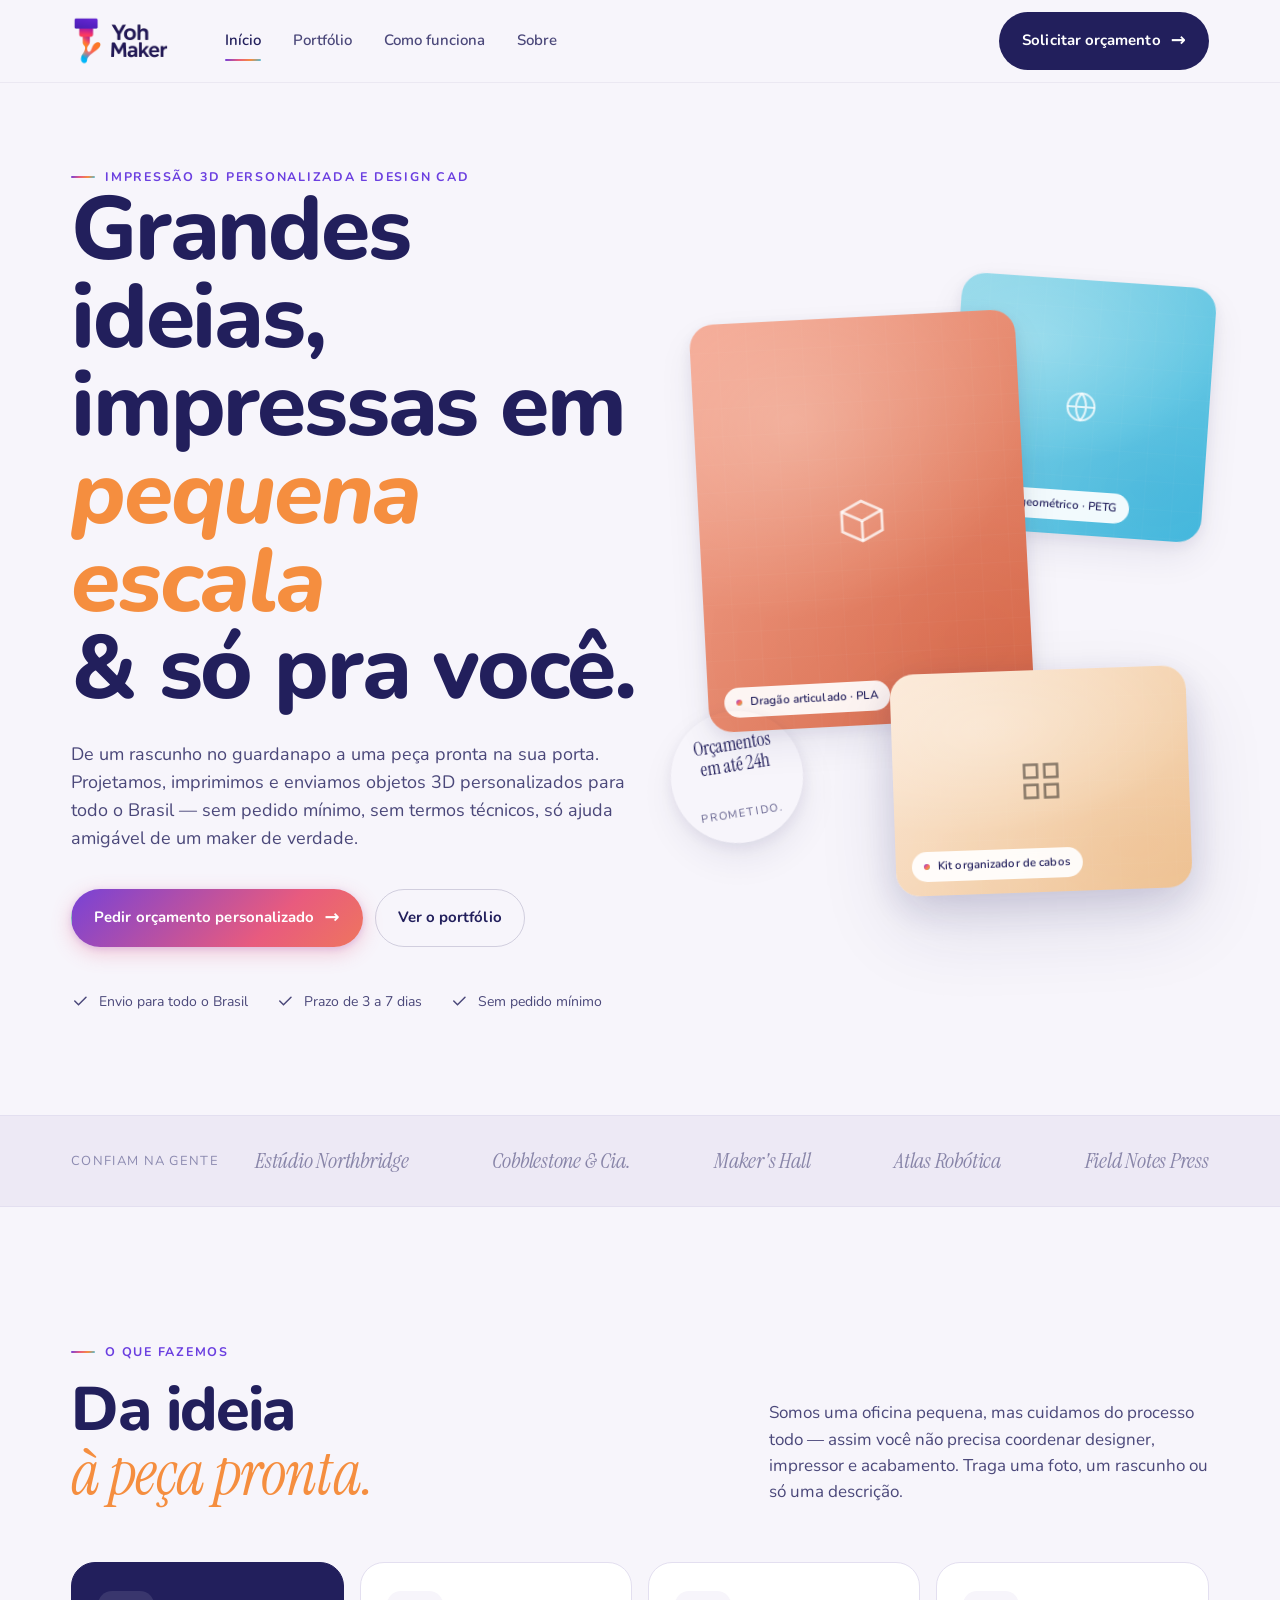
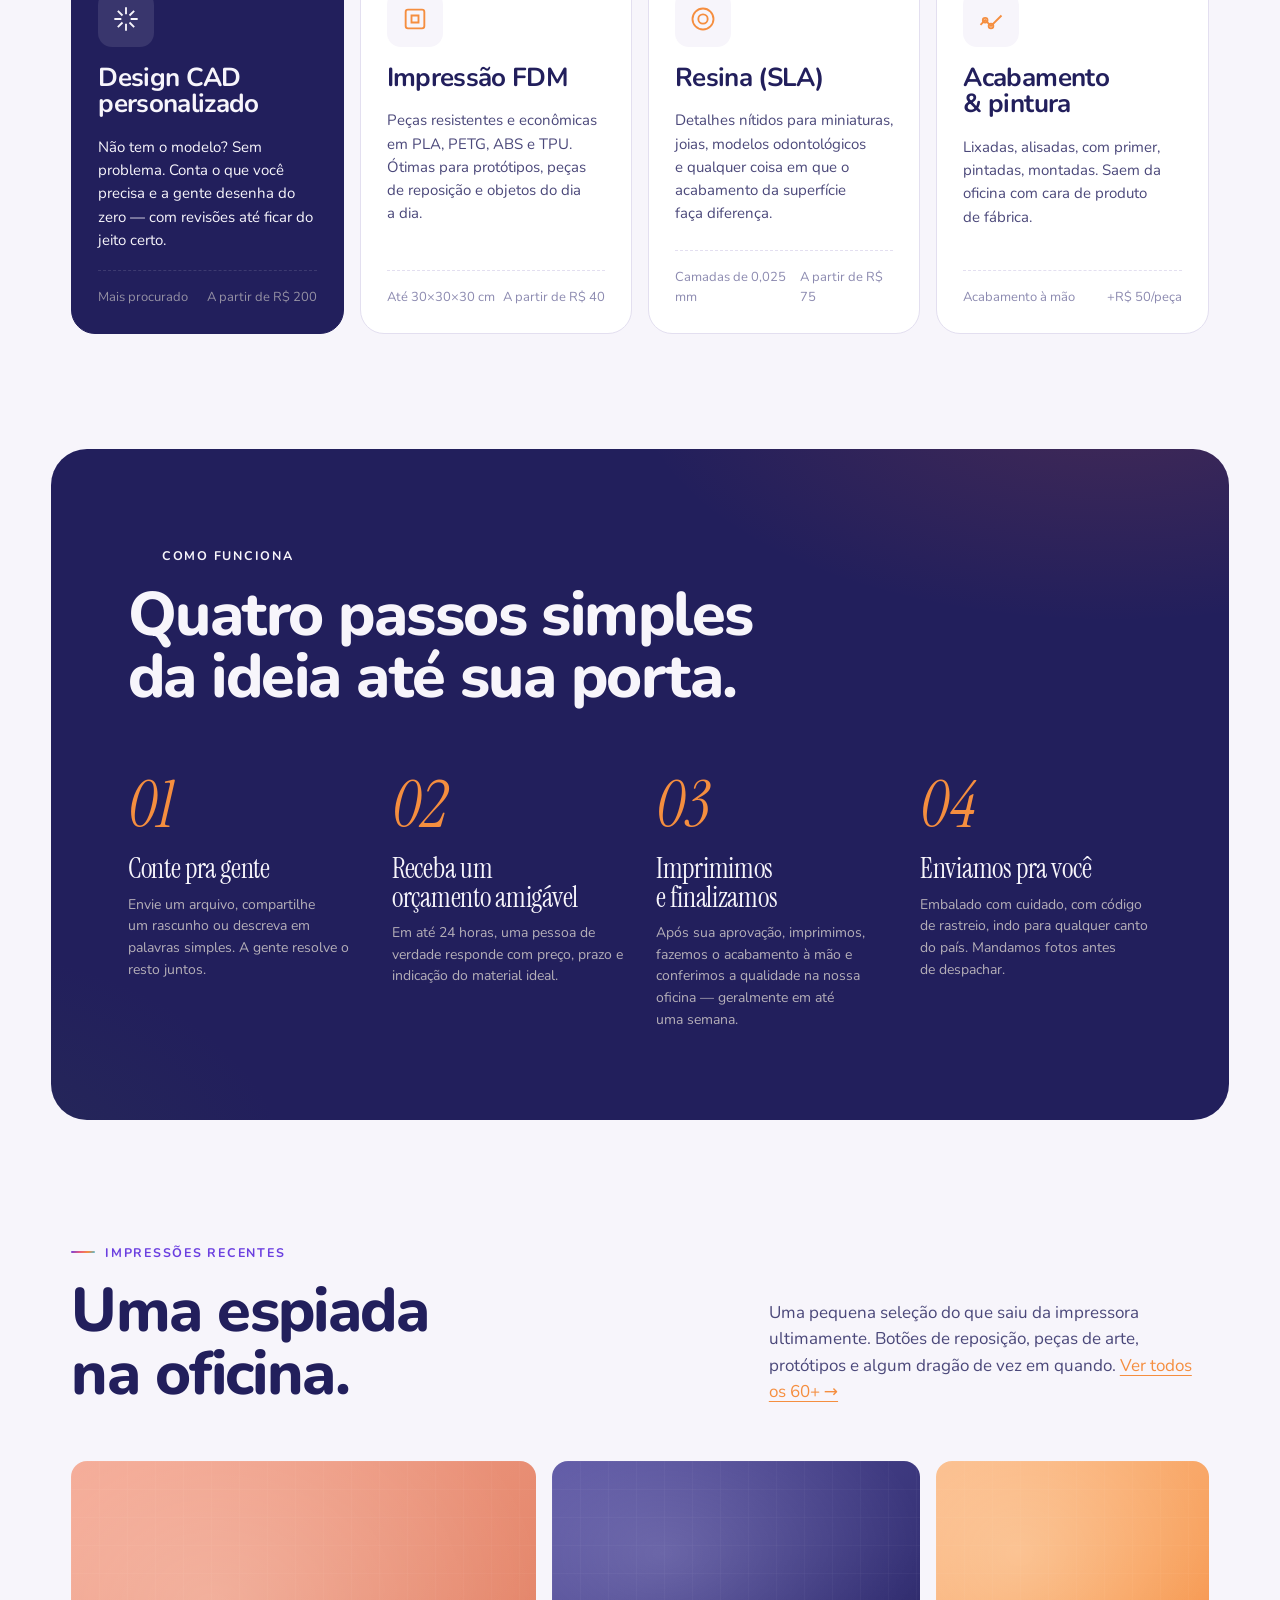
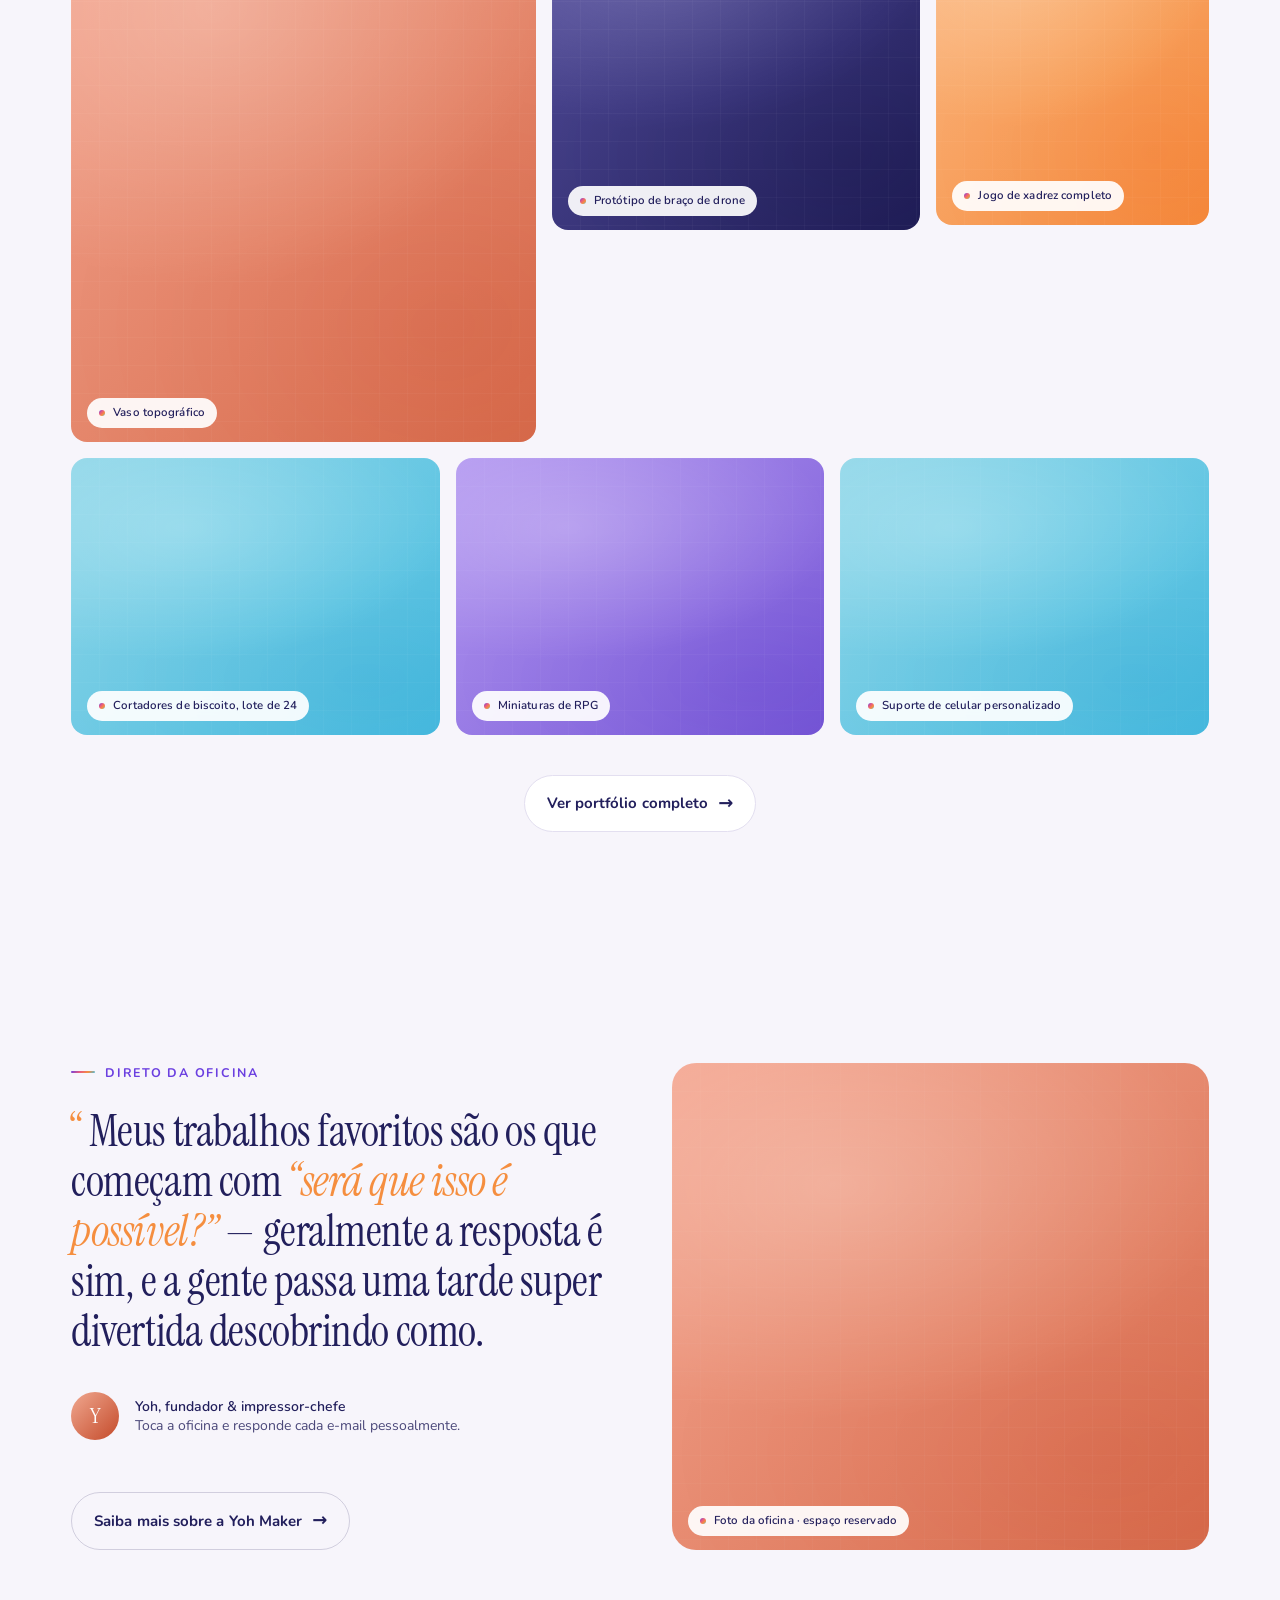
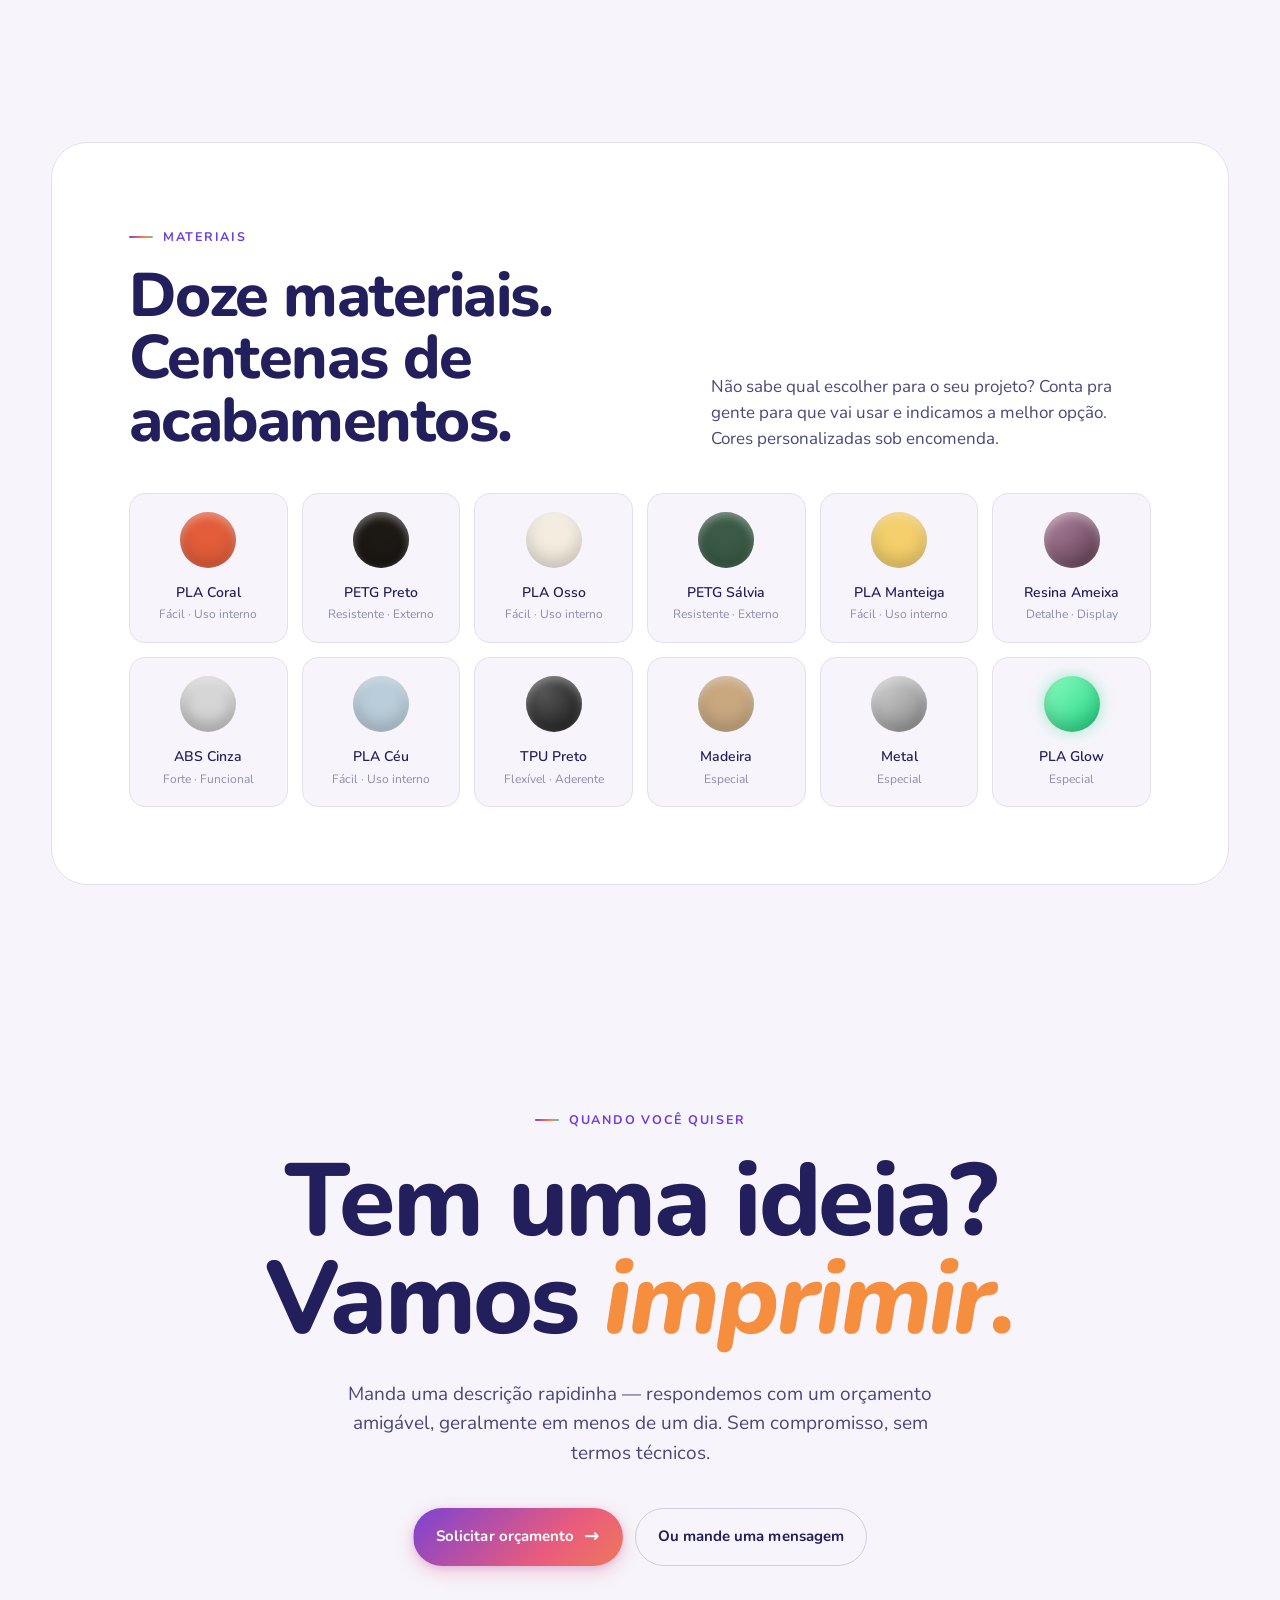
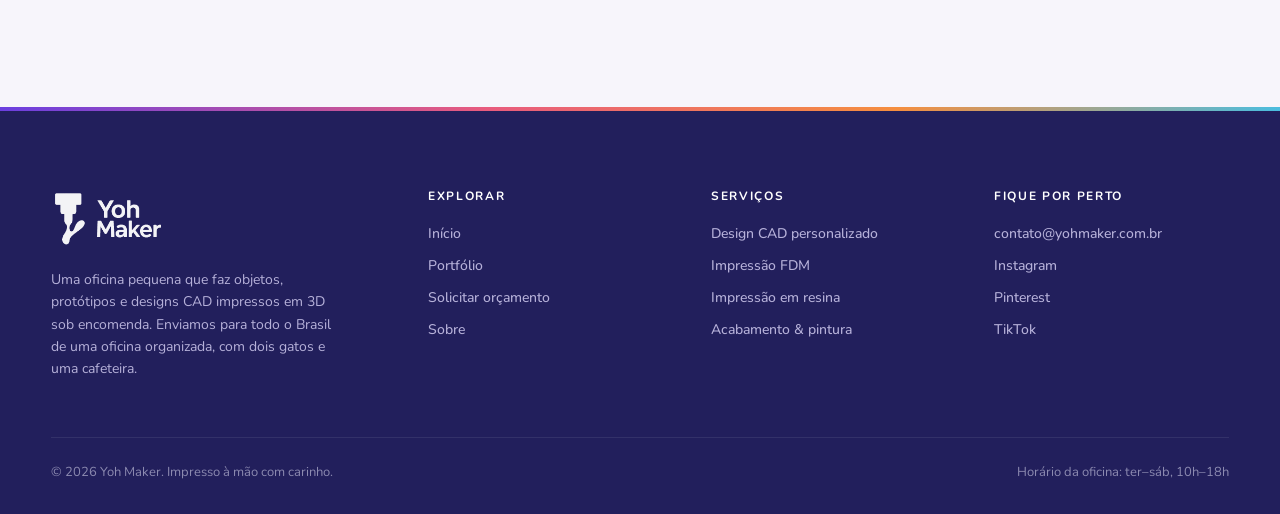
<file: index.html>
<!doctype html>
<html lang="pt-BR">
<head>
<meta charset="utf-8">
<meta name="viewport" content="width=device-width, initial-scale=1">
<title>Yoh Maker — Impressão 3D personalizada e design CAD</title>
<link rel="stylesheet" href="styles.css">
<style>
  /* =========================================================
     Home-page specific styles
     ========================================================= */

  /* hero ---------------------------------- */
  .hero {
    padding-top: clamp(40px, 6vw, 80px);
    padding-bottom: clamp(60px, 8vw, 120px);
    position: relative;
    overflow: hidden;
  }
  .hero-grid {
    display: grid;
    grid-template-columns: 1.05fr 0.95fr;
    gap: clamp(32px, 5vw, 80px);
    align-items: center;
  }
  .hero h1 {
    font-size: clamp(52px, 7vw, 108px);
    line-height: 0.98;
    letter-spacing: -0.025em;
  }
  .hero h1 .acc {
    color: var(--accent);
    font-style: italic;
  }
  .hero .lede { margin-top: 28px; font-size: clamp(18px, 1.4vw, 22px); max-width: 52ch; }
  .hero-ctas { margin-top: 36px; display: flex; gap: 12px; flex-wrap: wrap; }
  .hero-meta {
    margin-top: 44px;
    display: flex;
    gap: 28px;
    flex-wrap: wrap;
    color: var(--ink-soft);
    font-size: 14px;
  }
  .hero-meta .item { display: flex; align-items: center; gap: 10px; }
  .hero-meta .item svg { color: var(--sage); }

  /* hero collage on right */
  .collage {
    position: relative;
    aspect-ratio: 5 / 6;
    width: 100%;
  }
  .collage .ph {
    position: absolute;
    box-shadow: var(--shadow-md);
    border-radius: var(--r-lg);
  }
  .collage .c1 { left: 0; top: 6%; width: 64%; aspect-ratio: 4 / 5; transform: rotate(-3deg); z-index: 2; }
  .collage .c2 { right: 0; top: 0; width: 50%; aspect-ratio: 1 / 1; transform: rotate(4deg); z-index: 1; }
  .collage .c3 { right: 4%; bottom: 0; width: 58%; aspect-ratio: 4 / 3; transform: rotate(-2deg); z-index: 3; box-shadow: var(--shadow-lg); }

  /* floating sticker on hero */
  .sticker {
    position: absolute;
    z-index: 4;
    width: 132px; height: 132px;
    border-radius: 50%;
    background: var(--butter);
    color: var(--ink);
    display: grid; place-items: center;
    text-align: center;
    font-family: var(--serif);
    font-size: 19px;
    line-height: 1.1;
    padding: 10px;
    transform: rotate(-9deg);
    box-shadow: var(--shadow-md);
    left: -28px; bottom: 8%;
  }
  .sticker .small { font-family: var(--sans); font-size: 11px; letter-spacing: 0.16em; text-transform: uppercase; opacity: 0.7; display: block; margin-top: 6px; }

  /* logos / trust strip */
  .trust {
    background: var(--bg-deep);
    padding-block: 28px;
    border-block: 1px solid var(--line);
  }
  .trust .inner {
    max-width: var(--max);
    margin: 0 auto;
    padding-inline: var(--gutter);
    display: flex;
    align-items: center;
    gap: 36px;
    overflow: hidden;
  }
  .trust .label {
    font-size: 13px;
    letter-spacing: 0.1em;
    text-transform: uppercase;
    color: var(--muted);
    white-space: nowrap;
  }
  .trust .row-logos {
    display: flex;
    gap: 48px;
    flex: 1;
    justify-content: space-between;
    flex-wrap: wrap;
  }
  .logo-ph {
    font-family: var(--serif);
    font-style: italic;
    font-size: 22px;
    color: var(--ink-soft);
    opacity: 0.62;
    letter-spacing: -0.01em;
    white-space: nowrap;
  }

  /* ---- services grid ---- */
  .services {
    padding-top: clamp(80px, 10vw, 140px);
  }
  .section-head {
    display: grid;
    grid-template-columns: 1fr 1fr;
    gap: 40px;
    align-items: end;
    margin-bottom: 56px;
  }
  .section-head .right { color: var(--ink-soft); max-width: 44ch; justify-self: end; }

  .svc-grid {
    display: grid;
    grid-template-columns: repeat(4, 1fr);
    gap: 16px;
  }
  .svc {
    background: var(--paper);
    border-radius: var(--r-lg);
    padding: 28px 26px 26px;
    border: 1px solid var(--line);
    display: flex;
    flex-direction: column;
    gap: 18px;
    min-height: 320px;
    transition: transform .25s, box-shadow .25s;
  }
  .svc:hover { transform: translateY(-4px); box-shadow: var(--shadow-md); }
  .svc .icon {
    width: 56px; height: 56px;
    border-radius: 14px;
    background: var(--bg);
    display: grid; place-items: center;
    color: var(--accent);
  }
  .svc h3 { font-size: 26px; }
  .svc p { font-size: 15px; color: var(--ink-soft); }
  .svc .meta {
    margin-top: auto;
    font-size: 13px;
    color: var(--muted);
    display: flex;
    justify-content: space-between;
    padding-top: 16px;
    border-top: 1px dashed var(--line);
  }
  .svc.feat {
    background: var(--ink);
    color: var(--bg);
    border-color: var(--ink);
  }
  .svc.feat h3, .svc.feat p { color: var(--bg); }
  .svc.feat .icon { background: rgba(255,255,255,0.1); color: var(--butter); }
  .svc.feat .meta { color: rgba(243,236,223,0.55); border-top-color: rgba(255,255,255,0.12); }

  /* ---- how it works ---- */
  .how {
    background: var(--ink);
    color: var(--bg);
    border-radius: var(--r-xl);
    margin: 0 var(--gutter);
    padding: clamp(56px, 7vw, 96px) clamp(40px, 6vw, 96px);
    position: relative;
    overflow: hidden;
  }
  .how::before {
    content: "";
    position: absolute;
    inset: 0;
    background:
      radial-gradient(800px 400px at 90% -10%, rgba(227,93,58,0.18), transparent 60%),
      radial-gradient(600px 400px at -10% 110%, rgba(58,90,69,0.20), transparent 60%);
  }
  .how > * { position: relative; z-index: 1; }
  .how .eyebrow { color: var(--butter); }
  .how .eyebrow::before { background: var(--butter); }
  .how h2 { color: var(--bg); }
  .how-steps {
    margin-top: 64px;
    display: grid;
    grid-template-columns: repeat(4, 1fr);
    gap: 32px;
    counter-reset: step;
  }
  .step { counter-increment: step; }
  .step .num {
    font-family: var(--serif);
    font-size: 64px;
    line-height: 1;
    color: var(--accent);
    font-style: italic;
    margin-bottom: 18px;
  }
  .step .num::before { content: counter(step, decimal-leading-zero); }
  .step h4 {
    font-family: var(--serif);
    font-size: 28px;
    font-weight: 400;
    letter-spacing: -0.01em;
    color: var(--bg);
    margin-bottom: 10px;
  }
  .step p { font-size: 14px; line-height: 1.55; color: rgba(243,236,223,0.7); }

  /* ---- gallery ---- */
  .gallery-grid {
    display: grid;
    grid-template-columns: repeat(12, 1fr);
    gap: 16px;
  }
  .gallery-grid .item {
    border-radius: var(--r-md);
    overflow: hidden;
    position: relative;
  }
  .gallery-grid .item .ph { width: 100%; height: 100%; border-radius: 0; }
  .g-1 { grid-column: span 5; aspect-ratio: 4/5; }
  .g-2 { grid-column: span 4; aspect-ratio: 1/1; }
  .g-3 { grid-column: span 3; aspect-ratio: 3/4; }
  .g-4 { grid-column: span 4; aspect-ratio: 4/3; }
  .g-5 { grid-column: span 4; aspect-ratio: 4/3; }
  .g-6 { grid-column: span 4; aspect-ratio: 4/3; }

  /* ---- testimonial / story split ---- */
  .story {
    display: grid;
    grid-template-columns: 1fr 1fr;
    gap: 64px;
    align-items: stretch;
  }
  .story .left { display: flex; flex-direction: column; justify-content: center; gap: 24px; }
  .story .quote {
    font-family: var(--serif);
    font-size: clamp(32px, 3.4vw, 48px);
    line-height: 1.15;
    letter-spacing: -0.01em;
    color: var(--ink);
  }
  .story .quote .acc { color: var(--accent); font-style: italic; }
  .story .quote::before {
    content: "\201C";
    font-size: 1em;
    line-height: 0;
    color: var(--accent);
    margin-right: 4px;
  }
  .story .who { display: flex; align-items: center; gap: 16px; margin-top: 12px; }
  .story .who .ava {
    width: 48px; height: 48px;
    border-radius: 50%;
    background: linear-gradient(135deg, #f0a890, #c44a2a);
    display: grid; place-items: center;
    color: white;
    font-family: var(--serif);
    font-size: 22px;
  }
  .story .who .meta { font-size: 14px; color: var(--ink-soft); line-height: 1.4; }
  .story .who .meta strong { color: var(--ink); font-weight: 600; }
  .story .right .ph { height: 100%; min-height: 420px; }

  /* ---- materials strip ---- */
  .materials {
    background: var(--paper);
    border-radius: var(--r-xl);
    padding: clamp(48px, 6vw, 80px);
    margin: 0 var(--gutter);
    border: 1px solid var(--line);
  }
  .mat-grid {
    display: grid;
    grid-template-columns: repeat(6, 1fr);
    gap: 14px;
    margin-top: 40px;
  }
  .mat {
    border-radius: var(--r-md);
    background: var(--bg);
    padding: 18px;
    text-align: center;
    border: 1px solid var(--line);
    transition: border-color .2s, transform .2s;
    cursor: pointer;
  }
  .mat:hover { border-color: var(--accent); transform: translateY(-2px); }
  .mat .swatch {
    width: 56px; height: 56px;
    border-radius: 50%;
    margin: 0 auto 14px;
    box-shadow: inset 0 -8px 16px rgba(0,0,0,0.18), inset 0 4px 8px rgba(255,255,255,0.4);
  }
  .mat strong { display: block; font-size: 14px; color: var(--ink); font-weight: 600; }
  .mat span { display: block; font-size: 12px; color: var(--muted); margin-top: 2px; }

  /* ---- big CTA ---- */
  .big-cta {
    text-align: center;
    padding-block: clamp(96px, 11vw, 160px);
  }
  .big-cta h2 {
    font-size: clamp(56px, 8vw, 132px);
    line-height: 0.95;
  }
  .big-cta h2 .acc { color: var(--accent); font-style: italic; }
  .big-cta .lede { margin: 32px auto 0; text-align: center; font-size: 19px; }
  .big-cta .ctas { margin-top: 40px; display: flex; gap: 12px; justify-content: center; flex-wrap: wrap; }

  /* ---- responsive ---- */
  @media (max-width: 980px) {
    .hero-grid { grid-template-columns: 1fr; }
    .collage { max-width: 480px; margin-top: 16px; }
    .section-head { grid-template-columns: 1fr; }
    .section-head .right { justify-self: start; }
    .svc-grid { grid-template-columns: repeat(2, 1fr); }
    .how-steps { grid-template-columns: repeat(2, 1fr); gap: 40px; }
    .gallery-grid .item { grid-column: span 6 !important; aspect-ratio: 4/3 !important; }
    .story { grid-template-columns: 1fr; gap: 32px; }
    .mat-grid { grid-template-columns: repeat(3, 1fr); }
    .how { padding: clamp(40px, 8vw, 72px) clamp(24px, 5vw, 56px); margin: 0; border-radius: var(--r-lg); }
    .materials { padding: clamp(32px, 6vw, 56px) clamp(24px, 5vw, 40px); margin: 0; border-radius: var(--r-lg); }
  }
  @media (max-width: 720px) {
    .hero { padding-top: 24px; padding-bottom: 48px; }
    .hero-meta { gap: 14px 22px; margin-top: 28px; }
    .hero-ctas { margin-top: 28px; }
    .hero-ctas .btn { flex: 1 1 auto; min-width: 0; justify-content: center; }
    .collage { aspect-ratio: auto; max-width: none; display: grid; grid-template-columns: 1fr 1fr; gap: 12px; margin-top: 32px; }
    .collage .ph { position: static; width: 100% !important; transform: none !important; box-shadow: var(--shadow-sm) !important; aspect-ratio: 4/3 !important; }
    .collage .c1 { grid-column: 1 / -1; aspect-ratio: 16/10 !important; }
    .sticker { position: static; margin: 18px auto 0; transform: rotate(-6deg); }
    .trust .inner { flex-direction: column; align-items: flex-start; gap: 16px; }
    .trust .row-logos { gap: 18px 28px; justify-content: flex-start; }
    .logo-ph { font-size: 17px; }
  }
  @media (max-width: 560px) {
    .svc-grid { grid-template-columns: 1fr; }
    .svc { min-height: 0; padding: 24px 22px 22px; }
    .svc h3 { font-size: 22px; }
    .how-steps { grid-template-columns: 1fr; gap: 28px; margin-top: 40px; }
    .step .num { font-size: 48px; margin-bottom: 12px; }
    .step h4 { font-size: 24px; }
    .gallery-grid { gap: 10px; }
    .gallery-grid .item { grid-column: span 12 !important; }
    .mat-grid { grid-template-columns: repeat(2, 1fr); gap: 10px; }
    .mat { padding: 14px 10px; }
    .big-cta { padding-block: 64px; }
    .big-cta h2 { font-size: clamp(44px, 13vw, 72px); }
    .big-cta .lede { margin-top: 22px; font-size: 16px; }
    .big-cta .ctas { margin-top: 28px; }
    .big-cta .ctas .btn { flex: 1 1 100%; justify-content: center; }
    .story .quote { font-size: clamp(24px, 6.5vw, 34px); }
    .story .right .ph { min-height: 280px; }
    .section-head { margin-bottom: 36px; }
  }
</style>
</head>
<body>

<!-- =================== TOP NAV =================== -->
<nav class="topnav">
  <div class="inner">
    <a href="index.html" class="brand">
      <img src="assets/yoh-maker-logo-horiz.png" alt="Yoh Maker">
    </a>
    <div class="nav-links">
      <a href="index.html" class="active">Início</a>
      <a href="portfolio.html">Portfólio</a>
      <a href="quote.html">Como funciona</a>
      <a href="about.html">Sobre</a>
    </div>
    <div class="nav-cta">
      <a href="quote.html" class="btn btn-primary btn-arrow">Solicitar orçamento</a>
    </div>
    <button class="nav-toggle" id="navToggle" aria-label="Abrir menu" aria-expanded="false">
      <svg class="ico-open" viewBox="0 0 24 24" fill="none" stroke="currentColor" stroke-width="2" stroke-linecap="round"><path d="M4 7h16M4 12h16M4 17h16"/></svg>
      <svg class="ico-close" viewBox="0 0 24 24" fill="none" stroke="currentColor" stroke-width="2" stroke-linecap="round"><path d="M6 6l12 12M18 6L6 18"/></svg>
    </button>
  </div>
</nav>

<!-- mobile nav drawer -->
<div class="nav-drawer" id="navDrawer">
  <a href="index.html" class="active">Início</a>
  <a href="portfolio.html">Portfólio</a>
  <a href="quote.html">Como funciona</a>
  <a href="about.html">Sobre</a>
  <a href="quote.html" class="btn btn-accent btn-arrow">Solicitar orçamento</a>
</div>

<!-- =================== HERO =================== -->
<header class="hero">
  <div class="wrap">
    <div class="hero-grid">
      <div class="hero-copy">
        <span class="eyebrow">Impressão 3D personalizada e design CAD</span>
        <h1>Grandes ideias,<br>impressas em <span class="acc">pequena escala</span><br>&amp; só pra você.</h1>
        <p class="lede">De um rascunho no guardanapo a uma peça pronta na sua porta. Projetamos, imprimimos e enviamos objetos 3D personalizados para todo o Brasil &mdash; sem pedido mínimo, sem termos técnicos, só ajuda amigável de um maker de verdade.</p>
        <div class="hero-ctas">
          <a href="quote.html" class="btn btn-accent btn-arrow">Pedir orçamento personalizado</a>
          <a href="portfolio.html" class="btn btn-ghost">Ver o portfólio</a>
        </div>
        <div class="hero-meta">
          <span class="item">
            <svg width="18" height="18" viewBox="0 0 24 24" fill="none" stroke="currentColor" stroke-width="2" stroke-linecap="round"><path d="M5 12l5 5L20 7"/></svg>
            Envio para todo o Brasil
          </span>
          <span class="item">
            <svg width="18" height="18" viewBox="0 0 24 24" fill="none" stroke="currentColor" stroke-width="2" stroke-linecap="round"><path d="M5 12l5 5L20 7"/></svg>
            Prazo de 3 a 7 dias
          </span>
          <span class="item">
            <svg width="18" height="18" viewBox="0 0 24 24" fill="none" stroke="currentColor" stroke-width="2" stroke-linecap="round"><path d="M5 12l5 5L20 7"/></svg>
            Sem pedido mínimo
          </span>
        </div>
      </div>

      <div class="hero-collage-wrap" style="position: relative;">
        <div class="collage">
          <div class="ph ph-coral c1">
            <div class="ph-glyph">
              <svg width="48" height="48" viewBox="0 0 24 24" fill="none" stroke="currentColor" stroke-width="1.4"><path d="M12 2L2 7v10l10 5 10-5V7L12 2z"/><path d="M2 7l10 5 10-5"/><path d="M12 22V12"/></svg>
            </div>
            <span class="ph-label"><span class="ph-dot"></span> Dragão articulado · PLA</span>
          </div>
          <div class="ph ph-sage c2">
            <div class="ph-glyph">
              <svg width="36" height="36" viewBox="0 0 24 24" fill="none" stroke="currentColor" stroke-width="1.4"><circle cx="12" cy="12" r="9"/><path d="M3 12h18M12 3a14 14 0 0 1 0 18M12 3a14 14 0 0 0 0 18"/></svg>
            </div>
            <span class="ph-label"><span class="ph-dot"></span> Vaso geométrico · PETG</span>
          </div>
          <div class="ph ph-cream c3">
            <div class="ph-glyph">
              <svg width="44" height="44" viewBox="0 0 24 24" fill="none" stroke="currentColor" stroke-width="1.4" style="color: rgba(28,24,20,0.5);"><rect x="3" y="3" width="7" height="7"/><rect x="14" y="3" width="7" height="7"/><rect x="3" y="14" width="7" height="7"/><rect x="14" y="14" width="7" height="7"/></svg>
            </div>
            <span class="ph-label"><span class="ph-dot"></span> Kit organizador de cabos</span>
          </div>
        </div>
        <div class="sticker">
          Orçamentos<br>em até 24h<span class="small">Prometido.</span>
        </div>
      </div>
    </div>
  </div>
</header>

<!-- =================== TRUST STRIP =================== -->
<div class="trust">
  <div class="inner">
    <span class="label">Confiam na gente</span>
    <div class="row-logos">
      <span class="logo-ph">Estúdio Northbridge</span>
      <span class="logo-ph">Cobblestone &amp; Cia.</span>
      <span class="logo-ph">Maker&apos;s Hall</span>
      <span class="logo-ph">Atlas Robótica</span>
      <span class="logo-ph">Field Notes Press</span>
    </div>
  </div>
</div>

<!-- =================== SERVICES =================== -->
<section class="services">
  <div class="wrap">
    <div class="section-head">
      <div>
        <span class="eyebrow">O que fazemos</span>
        <h2 style="margin-top: 18px;">Da ideia<br><span class="serif italic" style="color: var(--accent);">à peça pronta.</span></h2>
      </div>
      <p class="right">Somos uma oficina pequena, mas cuidamos do processo todo &mdash; assim você não precisa coordenar designer, impressor e acabamento. Traga uma foto, um rascunho ou só uma descrição.</p>
    </div>

    <div class="svc-grid">
      <div class="svc feat">
        <div class="icon">
          <svg width="28" height="28" viewBox="0 0 24 24" fill="none" stroke="currentColor" stroke-width="1.6"><path d="M12 2v6M12 16v6M2 12h6M16 12h6M5 5l4 4M15 15l4 4M5 19l4-4M15 9l4-4"/></svg>
        </div>
        <h3>Design CAD personalizado</h3>
        <p>Não tem o modelo? Sem problema. Conta o que você precisa e a gente desenha do zero &mdash; com revisões até ficar do jeito certo.</p>
        <div class="meta"><span>Mais procurado</span><span>A partir de R$ 200</span></div>
      </div>

      <div class="svc">
        <div class="icon">
          <svg width="28" height="28" viewBox="0 0 24 24" fill="none" stroke="currentColor" stroke-width="1.6"><rect x="4" y="4" width="16" height="16" rx="2"/><path d="M9 9h6v6H9z"/></svg>
        </div>
        <h3>Impressão FDM</h3>
        <p>Peças resistentes e econômicas em PLA, PETG, ABS e TPU. Ótimas para protótipos, peças de reposição e objetos do dia a dia.</p>
        <div class="meta"><span>Até 30&times;30&times;30 cm</span><span>A partir de R$ 40</span></div>
      </div>

      <div class="svc">
        <div class="icon">
          <svg width="28" height="28" viewBox="0 0 24 24" fill="none" stroke="currentColor" stroke-width="1.6"><circle cx="12" cy="12" r="9"/><circle cx="12" cy="12" r="4"/></svg>
        </div>
        <h3>Resina (SLA)</h3>
        <p>Detalhes nítidos para miniaturas, joias, modelos odontológicos e qualquer coisa em que o acabamento da superfície faça diferença.</p>
        <div class="meta"><span>Camadas de 0,025 mm</span><span>A partir de R$ 75</span></div>
      </div>

      <div class="svc">
        <div class="icon">
          <svg width="28" height="28" viewBox="0 0 24 24" fill="none" stroke="currentColor" stroke-width="1.6"><path d="M3 17l4-4 5 5 9-9"/><circle cx="7" cy="13" r="2"/><circle cx="12" cy="18" r="2"/></svg>
        </div>
        <h3>Acabamento &amp; pintura</h3>
        <p>Lixadas, alisadas, com primer, pintadas, montadas. Saem da oficina com cara de produto de fábrica.</p>
        <div class="meta"><span>Acabamento à mão</span><span>+R$ 50/peça</span></div>
      </div>
    </div>
  </div>
</section>

<!-- =================== HOW IT WORKS =================== -->
<section style="padding-block: 0;">
  <div class="how">
    <span class="eyebrow">Como funciona</span>
    <h2 style="margin-top: 18px; max-width: 18ch;">Quatro passos simples da ideia até sua porta.</h2>

    <div class="how-steps">
      <div class="step">
        <div class="num"></div>
        <h4>Conte pra gente</h4>
        <p>Envie um arquivo, compartilhe um rascunho ou descreva em palavras simples. A gente resolve o resto juntos.</p>
      </div>
      <div class="step">
        <div class="num"></div>
        <h4>Receba um orçamento amigável</h4>
        <p>Em até 24 horas, uma pessoa de verdade responde com preço, prazo e indicação do material ideal.</p>
      </div>
      <div class="step">
        <div class="num"></div>
        <h4>Imprimimos e finalizamos</h4>
        <p>Após sua aprovação, imprimimos, fazemos o acabamento à mão e conferimos a qualidade na nossa oficina &mdash; geralmente em até uma semana.</p>
      </div>
      <div class="step">
        <div class="num"></div>
        <h4>Enviamos pra você</h4>
        <p>Embalado com cuidado, com código de rastreio, indo para qualquer canto do país. Mandamos fotos antes de despachar.</p>
      </div>
    </div>
  </div>
</section>

<!-- =================== GALLERY =================== -->
<section>
  <div class="wrap">
    <div class="section-head">
      <div>
        <span class="eyebrow">Impressões recentes</span>
        <h2 style="margin-top: 18px;">Uma espiada na oficina.</h2>
      </div>
      <p class="right">Uma pequena seleção do que saiu da impressora ultimamente. Botões de reposição, peças de arte, protótipos e algum dragão de vez em quando. <a href="portfolio.html" style="color: var(--accent); text-decoration: underline; text-underline-offset: 4px;">Ver todos os 60+ &rarr;</a></p>
    </div>

    <div class="gallery-grid">
      <div class="item g-1"><div class="ph ph-clay"><span class="ph-label"><span class="ph-dot"></span>Vaso topográfico</span></div></div>
      <div class="item g-2"><div class="ph ph-charcoal"><span class="ph-label"><span class="ph-dot"></span>Protótipo de braço de drone</span></div></div>
      <div class="item g-3"><div class="ph ph-butter"><span class="ph-label"><span class="ph-dot"></span>Jogo de xadrez completo</span></div></div>
      <div class="item g-4"><div class="ph ph-mint"><span class="ph-label"><span class="ph-dot"></span>Cortadores de biscoito, lote de 24</span></div></div>
      <div class="item g-5"><div class="ph ph-plum"><span class="ph-label"><span class="ph-dot"></span>Miniaturas de RPG</span></div></div>
      <div class="item g-6"><div class="ph ph-sky"><span class="ph-label"><span class="ph-dot"></span>Suporte de celular personalizado</span></div></div>
    </div>

    <div style="margin-top: 40px; text-align: center;">
      <a href="portfolio.html" class="btn btn-light btn-arrow">Ver portfólio completo</a>
    </div>
  </div>
</section>

<!-- =================== STORY / TESTIMONIAL =================== -->
<section>
  <div class="wrap">
    <div class="story">
      <div class="left">
        <span class="eyebrow">Direto da oficina</span>
        <p class="quote">Meus trabalhos favoritos são os que começam com <span class="acc">&ldquo;será que isso é possível?&rdquo;</span> &mdash; geralmente a resposta é sim, e a gente passa uma tarde super divertida descobrindo como.</p>
        <div class="who">
          <div class="ava">Y</div>
          <div class="meta">
            <strong>Yoh, fundador &amp; impressor-chefe</strong><br>
            Toca a oficina e responde cada e-mail pessoalmente.
          </div>
        </div>
        <div style="margin-top: 28px;">
          <a href="about.html" class="btn btn-ghost btn-arrow">Saiba mais sobre a Yoh Maker</a>
        </div>
      </div>
      <div class="right">
        <div class="ph ph-coral" style="border-radius: var(--r-lg);">
          <span class="ph-label"><span class="ph-dot"></span>Foto da oficina · espaço reservado</span>
        </div>
      </div>
    </div>
  </div>
</section>

<!-- =================== MATERIALS =================== -->
<section style="padding-block: clamp(40px, 6vw, 80px);">
  <div class="materials">
    <div class="section-head" style="margin-bottom: 0;">
      <div>
        <span class="eyebrow">Materiais</span>
        <h2 style="margin-top: 18px;">Doze materiais.<br>Centenas de acabamentos.</h2>
      </div>
      <p class="right">Não sabe qual escolher para o seu projeto? Conta pra gente para que vai usar e indicamos a melhor opção. Cores personalizadas sob encomenda.</p>
    </div>

    <div class="mat-grid">
      <div class="mat"><div class="swatch" style="background: #e35d3a;"></div><strong>PLA Coral</strong><span>Fácil &middot; Uso interno</span></div>
      <div class="mat"><div class="swatch" style="background: #1c1814;"></div><strong>PETG Preto</strong><span>Resistente &middot; Externo</span></div>
      <div class="mat"><div class="swatch" style="background: #f3ecdf;"></div><strong>PLA Osso</strong><span>Fácil &middot; Uso interno</span></div>
      <div class="mat"><div class="swatch" style="background: #3a5a45;"></div><strong>PETG Sálvia</strong><span>Resistente &middot; Externo</span></div>
      <div class="mat"><div class="swatch" style="background: #f4cf6b;"></div><strong>PLA Manteiga</strong><span>Fácil &middot; Uso interno</span></div>
      <div class="mat"><div class="swatch" style="background: linear-gradient(135deg, #b88aa6, #5b3a4f);"></div><strong>Resina Ameixa</strong><span>Detalhe &middot; Display</span></div>
      <div class="mat"><div class="swatch" style="background: #d6d6d6; box-shadow: inset 0 -8px 16px rgba(0,0,0,0.25), inset 0 4px 8px rgba(255,255,255,0.6);"></div><strong>ABS Cinza</strong><span>Forte &middot; Funcional</span></div>
      <div class="mat"><div class="swatch" style="background: #b9cdda;"></div><strong>PLA Céu</strong><span>Fácil &middot; Uso interno</span></div>
      <div class="mat"><div class="swatch" style="background: #2a2a2a; background-image: radial-gradient(circle at 30% 30%, #555, #1a1a1a);"></div><strong>TPU Preto</strong><span>Flexível &middot; Aderente</span></div>
      <div class="mat"><div class="swatch" style="background: #c9a880;"></div><strong>Madeira</strong><span>Especial</span></div>
      <div class="mat"><div class="swatch" style="background: linear-gradient(135deg, #d8d8d8, #888);"></div><strong>Metal</strong><span>Especial</span></div>
      <div class="mat"><div class="swatch" style="background: linear-gradient(135deg, #8effc1, #21d181); box-shadow: 0 0 16px rgba(33,209,129,0.4), inset 0 -8px 16px rgba(0,0,0,0.18);"></div><strong>PLA Glow</strong><span>Especial</span></div>
    </div>
  </div>
</section>

<!-- =================== BIG CTA =================== -->
<section class="big-cta">
  <div class="wrap">
    <span class="eyebrow" style="justify-content: center;">Quando você quiser</span>
    <h2 style="margin-top: 24px;">Tem uma ideia?<br>Vamos <span class="acc">imprimir.</span></h2>
    <p class="lede">Manda uma descrição rapidinha &mdash; respondemos com um orçamento amigável, geralmente em menos de um dia. Sem compromisso, sem termos técnicos.</p>
    <div class="ctas">
      <a href="quote.html" class="btn btn-accent btn-arrow">Solicitar orçamento</a>
      <a href="about.html" class="btn btn-ghost">Ou mande uma mensagem</a>
    </div>
  </div>
</section>

<!-- =================== FOOTER =================== -->
<footer class="site">
  <div class="inner">
    <div>
      <div class="footer-brand"><img src="assets/yoh-maker-logo-horiz.png" alt="Yoh Maker"></div>
      <p class="blurb">Uma oficina pequena que faz objetos, protótipos e designs CAD impressos em 3D sob encomenda. Enviamos para todo o Brasil de uma oficina organizada, com dois gatos e uma cafeteira.</p>
    </div>
    <div>
      <h5>Explorar</h5>
      <ul>
        <li><a href="index.html">Início</a></li>
        <li><a href="portfolio.html">Portfólio</a></li>
        <li><a href="quote.html">Solicitar orçamento</a></li>
        <li><a href="about.html">Sobre</a></li>
      </ul>
    </div>
    <div>
      <h5>Serviços</h5>
      <ul>
        <li><a href="quote.html">Design CAD personalizado</a></li>
        <li><a href="quote.html">Impressão FDM</a></li>
        <li><a href="quote.html">Impressão em resina</a></li>
        <li><a href="quote.html">Acabamento &amp; pintura</a></li>
      </ul>
    </div>
    <div>
      <h5>Fique por perto</h5>
      <ul>
        <li><a href="mailto:contato@yohmaker.com.br">contato@yohmaker.com.br</a></li>
        <li><a href="#">Instagram</a></li>
        <li><a href="#">Pinterest</a></li>
        <li><a href="#">TikTok</a></li>
      </ul>
    </div>
  </div>
  <div class="legal">
    <span>&copy; 2026 Yoh Maker. Impresso à mão com carinho.</span>
    <span>Horário da oficina: ter&ndash;sáb, 10h&ndash;18h</span>
  </div>
</footer>

<script>
  // mobile nav toggle
  (function(){
    const btn = document.getElementById('navToggle');
    if (!btn) return;
    btn.addEventListener('click', () => {
      document.body.classList.toggle('nav-open');
      const expanded = document.body.classList.contains('nav-open');
      btn.setAttribute('aria-expanded', expanded);
    });
    document.querySelectorAll('#navDrawer a').forEach(a => {
      a.addEventListener('click', () => document.body.classList.remove('nav-open'));
    });
  })();
</script>
</body>
</html>
</file>
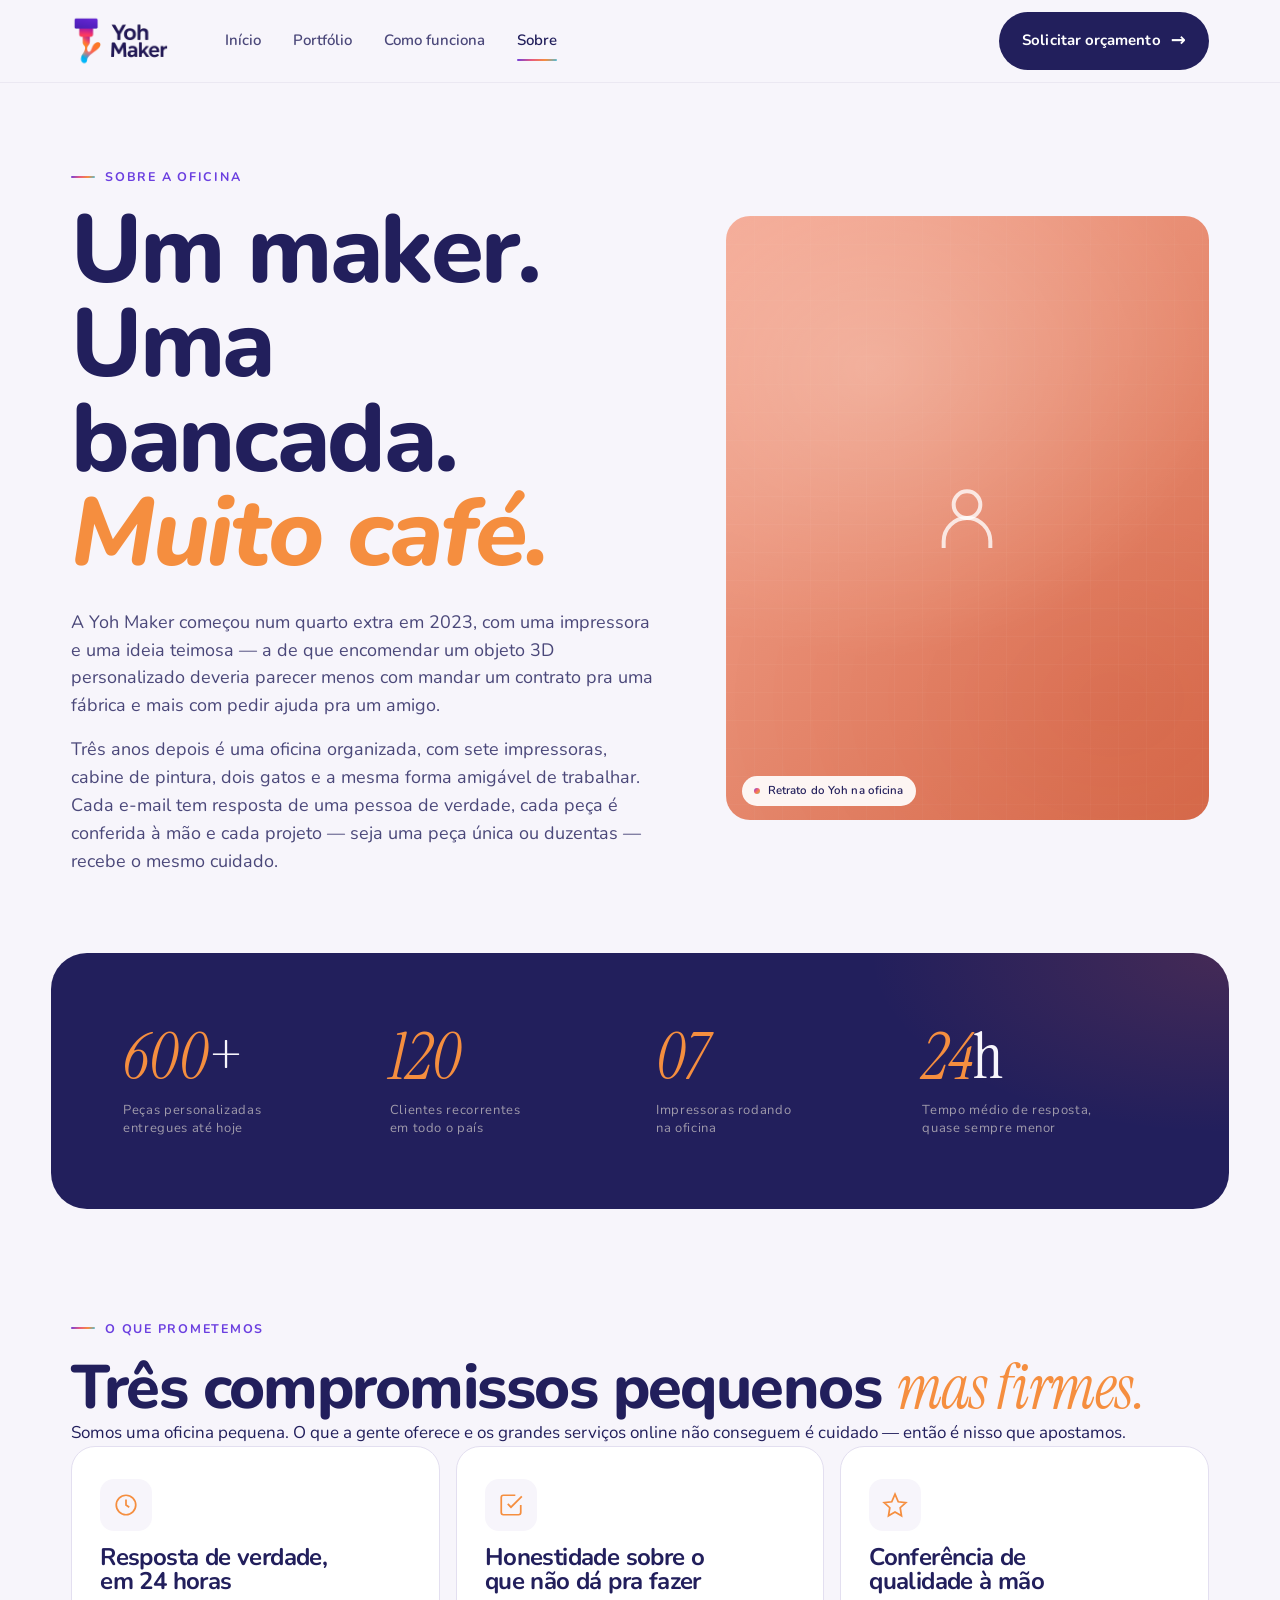
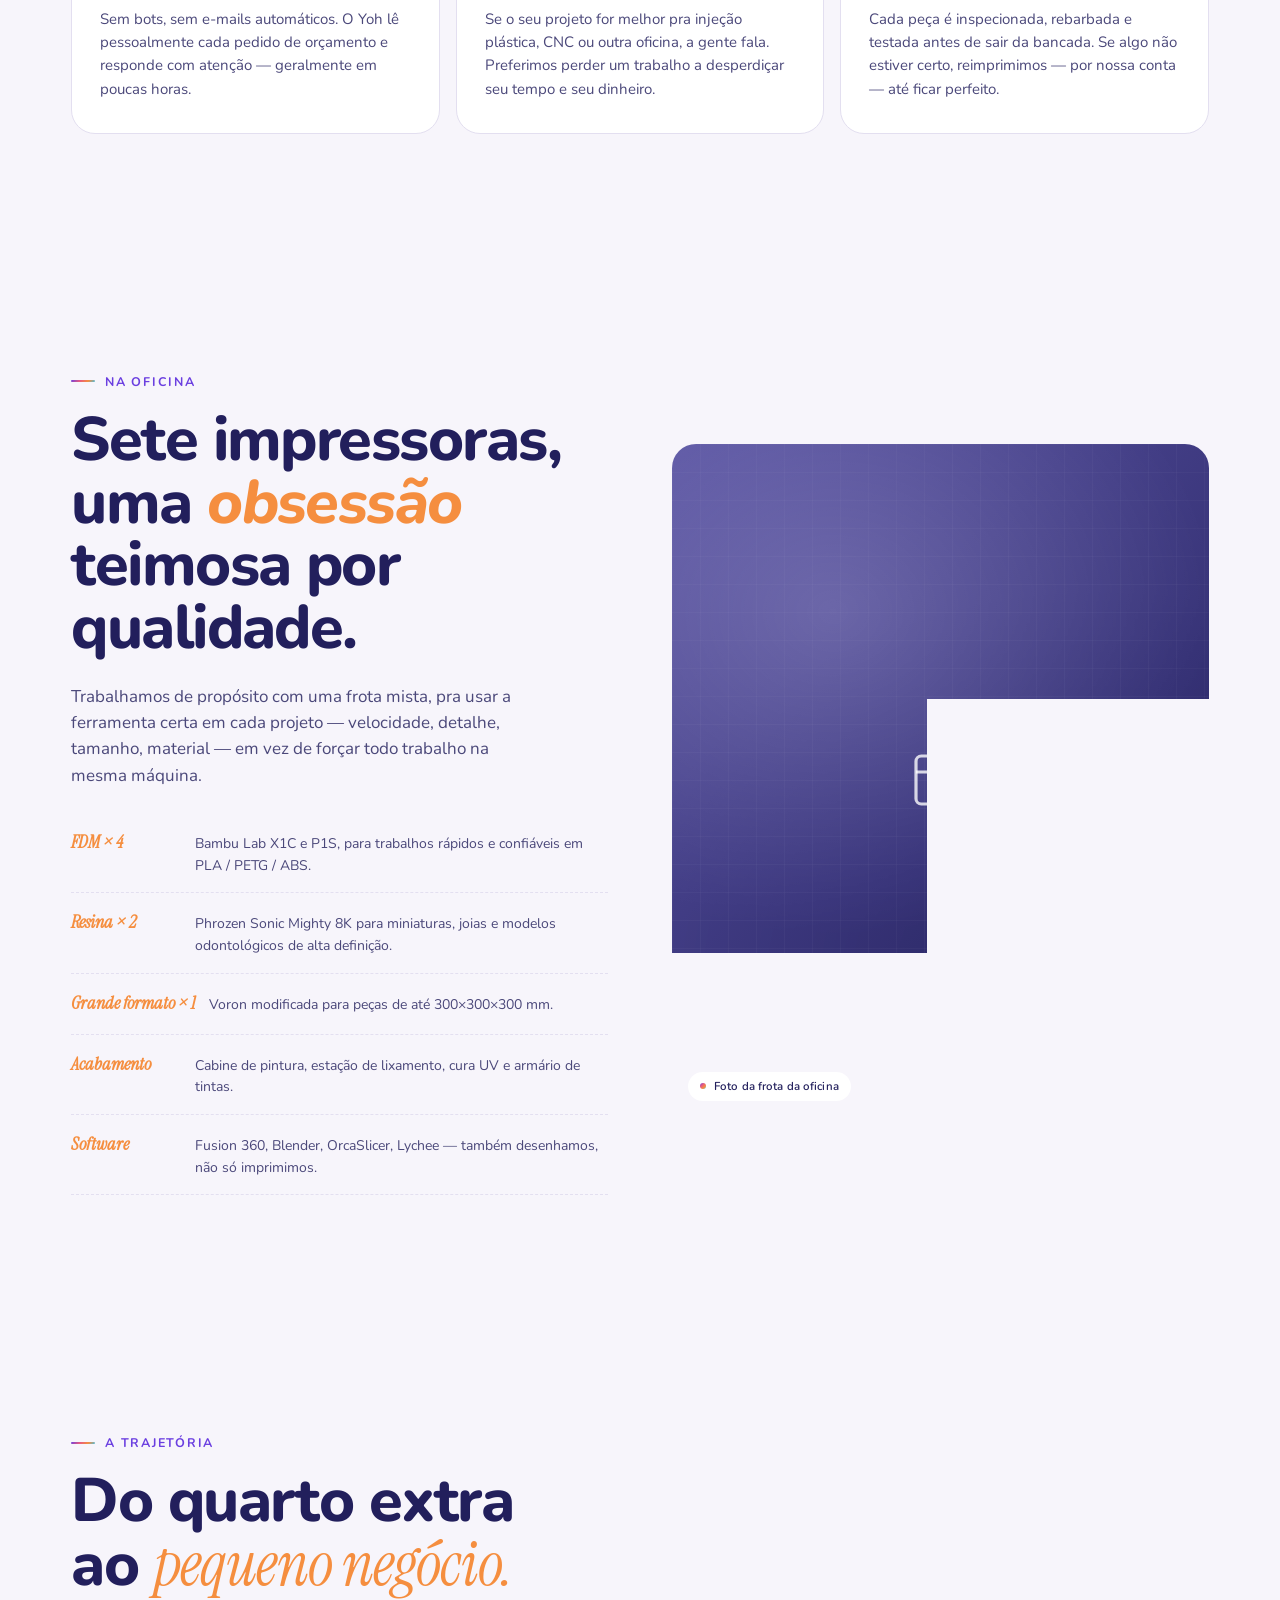
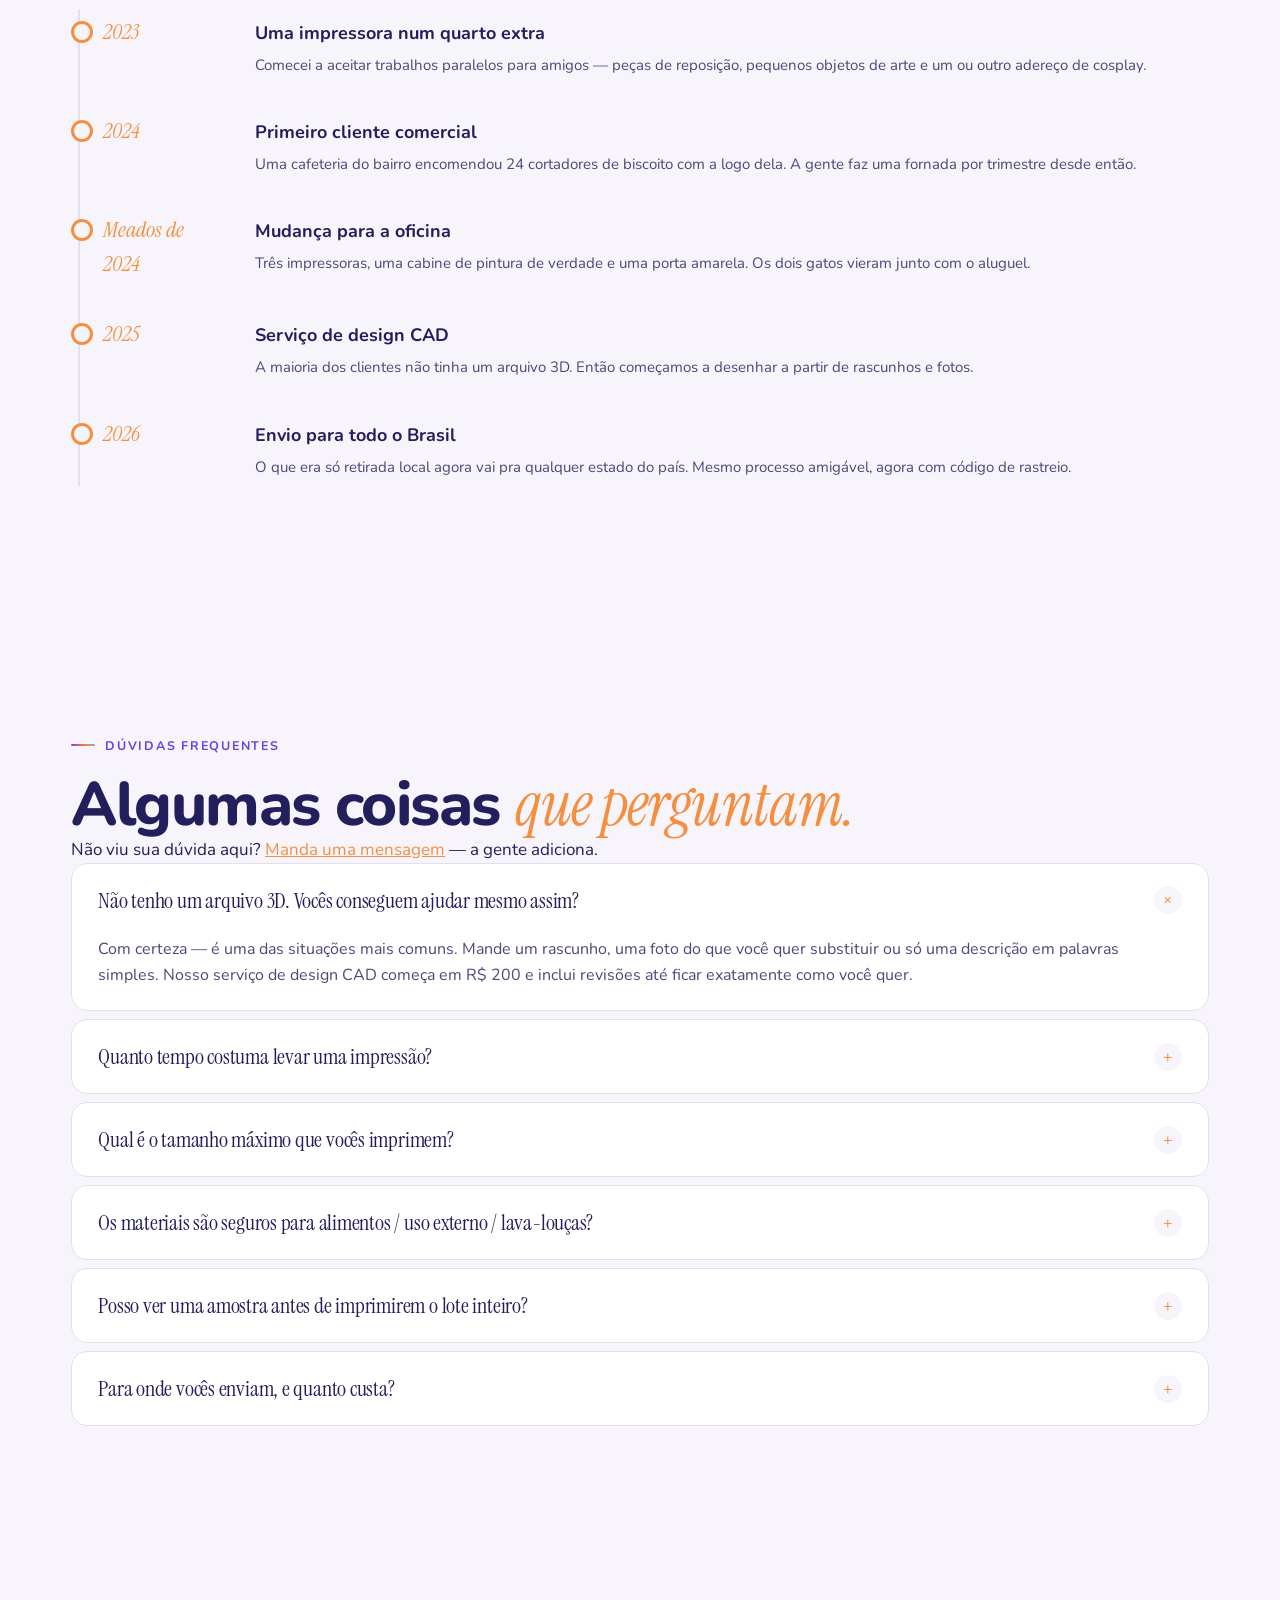
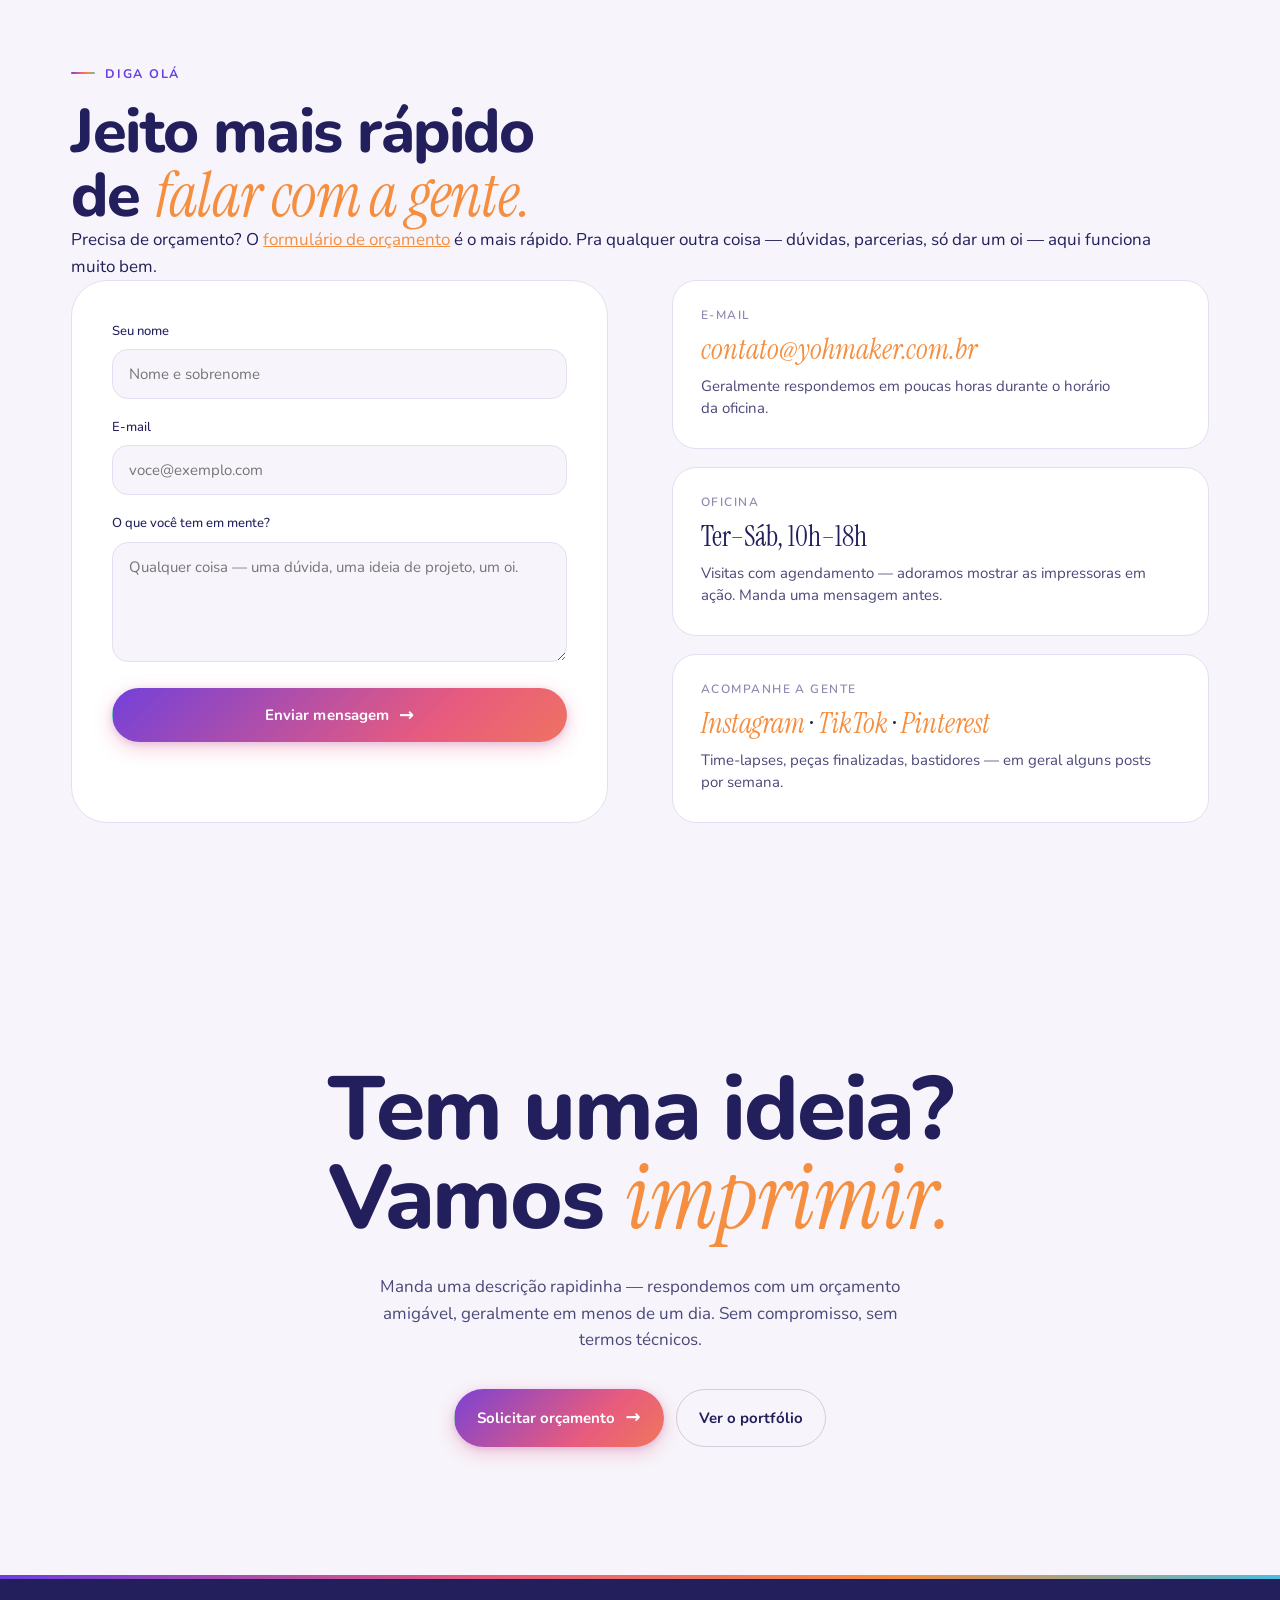
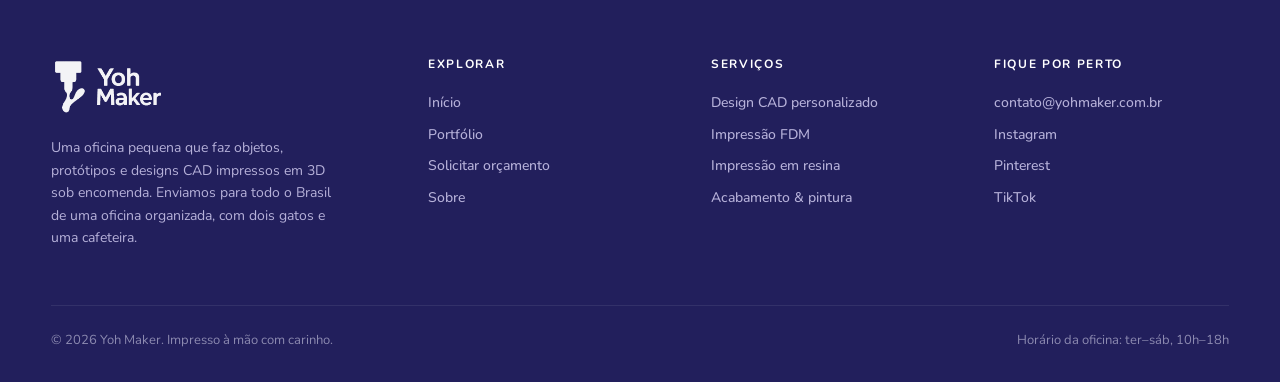
<file: about.html>
<!doctype html>
<html lang="pt-BR">
<head>
<meta charset="utf-8">
<meta name="viewport" content="width=device-width, initial-scale=1">
<title>Sobre — Yoh Maker</title>
<link rel="stylesheet" href="styles.css">
<style>
  /* about page styles */
  .about-hero {
    padding-top: clamp(48px, 6vw, 80px);
    padding-bottom: clamp(48px, 6vw, 80px);
  }
  .about-hero-grid {
    display: grid;
    grid-template-columns: 1.1fr 0.9fr;
    gap: clamp(32px, 5vw, 80px);
    align-items: center;
  }
  .about-hero h1 {
    font-size: clamp(56px, 7.5vw, 110px);
    line-height: 0.98;
    margin-top: 18px;
  }
  .about-hero h1 .acc { color: var(--accent); font-style: italic; }
  .about-hero .lede { margin-top: 28px; font-size: clamp(18px, 1.4vw, 21px); }
  .about-hero .ph { aspect-ratio: 4 / 5; border-radius: var(--r-lg); }

  /* fact strip */
  .facts {
    background: var(--ink);
    color: var(--bg);
    border-radius: var(--r-xl);
    margin: 0 var(--gutter);
    padding: clamp(48px, 6vw, 72px);
    display: grid;
    grid-template-columns: repeat(4, 1fr);
    gap: 32px;
    position: relative;
    overflow: hidden;
  }
  .facts::before {
    content: "";
    position: absolute; inset: 0;
    background: radial-gradient(600px 300px at 100% 0%, rgba(227,93,58,0.18), transparent 60%);
  }
  .fact { position: relative; z-index: 1; }
  .fact .num {
    font-family: var(--serif);
    font-size: clamp(48px, 5vw, 76px);
    line-height: 1;
    color: var(--bg);
  }
  .fact .num .acc { color: var(--accent); font-style: italic; }
  .fact .lab {
    font-size: 13px;
    color: rgba(243,236,223,0.6);
    margin-top: 12px;
    letter-spacing: 0.05em;
    line-height: 1.4;
  }

  /* values / promise */
  .values {
    display: grid;
    grid-template-columns: repeat(3, 1fr);
    gap: 16px;
  }
  .val {
    background: var(--paper);
    border-radius: var(--r-lg);
    padding: 32px 28px;
    border: 1px solid var(--line);
    display: flex;
    flex-direction: column;
    gap: 14px;
  }
  .val .ico {
    width: 52px; height: 52px;
    border-radius: 14px;
    background: var(--bg);
    display: grid; place-items: center;
    color: var(--accent);
  }
  .val h3 { font-size: 24px; margin: 0; }
  .val p { color: var(--ink-soft); font-size: 15px; }

  /* equipment / shop */
  .shop-split {
    display: grid;
    grid-template-columns: 1fr 1fr;
    gap: 64px;
    align-items: center;
  }
  .shop-split .right .ph { aspect-ratio: 4/5; border-radius: var(--r-lg); }
  .shop-split h2 { margin-bottom: 24px; }
  .shop-split h2 .acc { color: var(--accent); font-style: italic; }
  .shop-split p { color: var(--ink-soft); margin-bottom: 16px; max-width: 50ch; }
  .shop-list { list-style: none; padding: 0; margin: 24px 0 0; }
  .shop-list li {
    display: flex; gap: 14px;
    padding: 16px 0;
    border-bottom: 1px dashed var(--line);
    align-items: baseline;
  }
  .shop-list li strong {
    font-family: var(--serif);
    font-style: italic;
    font-size: 18px;
    color: var(--accent);
    min-width: 110px;
  }
  .shop-list li .det { font-size: 14px; color: var(--ink-soft); }

  /* timeline */
  .timeline {
    position: relative;
    padding-left: 32px;
  }
  .timeline::before {
    content: "";
    position: absolute;
    left: 7px; top: 12px; bottom: 12px;
    width: 2px;
    background: var(--line);
  }
  .timeline .row {
    display: grid;
    grid-template-columns: 120px 1fr;
    gap: 32px;
    padding: 18px 0;
    align-items: baseline;
    position: relative;
  }
  .timeline .row::before {
    content: "";
    position: absolute;
    left: -32px; top: 24px;
    width: 16px; height: 16px;
    border-radius: 50%;
    background: var(--bg);
    border: 3px solid var(--accent);
  }
  .timeline .yr {
    font-family: var(--serif);
    font-style: italic;
    font-size: 22px;
    color: var(--accent);
  }
  .timeline .what strong { display: block; font-size: 18px; margin-bottom: 4px; }
  .timeline .what span { color: var(--ink-soft); font-size: 15px; }

  /* FAQ */
  .faq-list { display: grid; gap: 8px; }
  .faq-item {
    background: var(--paper);
    border: 1px solid var(--line);
    border-radius: var(--r-md);
    overflow: hidden;
  }
  .faq-q {
    width: 100%;
    text-align: left;
    padding: 22px 26px;
    background: transparent;
    border: 0;
    font-family: var(--serif);
    font-size: 22px;
    color: var(--ink);
    cursor: pointer;
    display: flex;
    justify-content: space-between;
    align-items: center;
    gap: 16px;
    letter-spacing: -0.01em;
  }
  .faq-q .ico {
    width: 28px; height: 28px;
    border-radius: 50%;
    background: var(--bg);
    color: var(--accent);
    display: grid; place-items: center;
    font-family: var(--sans);
    font-size: 16px;
    flex-shrink: 0;
    transition: transform .25s;
  }
  .faq-item.open .faq-q .ico { transform: rotate(45deg); }
  .faq-a {
    max-height: 0;
    overflow: hidden;
    transition: max-height .35s ease;
    color: var(--ink-soft);
    padding: 0 26px;
    font-size: 16px;
    line-height: 1.6;
  }
  .faq-item.open .faq-a { max-height: 320px; padding: 0 26px 22px; }

  /* contact */
  .contact-grid {
    display: grid;
    grid-template-columns: 1fr 1fr;
    gap: 64px;
    align-items: stretch;
  }
  .contact-form {
    background: var(--paper);
    border-radius: var(--r-xl);
    padding: 40px;
    border: 1px solid var(--line);
  }
  .contact-form .field { margin-bottom: 18px; }
  .contact-form input, .contact-form textarea {
    width: 100%;
    padding: 14px 16px;
    border: 1px solid var(--line);
    border-radius: var(--r-md);
    background: var(--bg);
    font-family: inherit;
    font-size: 15px;
    color: var(--ink);
  }
  .contact-form textarea { min-height: 120px; resize: vertical; }
  .contact-form input:focus, .contact-form textarea:focus { outline: none; border-color: var(--accent); background: var(--paper); }
  .contact-form label { font-size: 13px; color: var(--ink); display: block; margin-bottom: 8px; font-weight: 500; }

  .contact-info { display: flex; flex-direction: column; gap: 18px; }
  .contact-info .block {
    background: var(--paper);
    border-radius: var(--r-lg);
    padding: 28px;
    border: 1px solid var(--line);
  }
  .contact-info .block h4 {
    font-family: var(--sans);
    font-size: 12px;
    letter-spacing: 0.12em;
    text-transform: uppercase;
    color: var(--muted);
    margin: 0 0 12px;
    font-weight: 600;
  }
  .contact-info .block .big {
    font-family: var(--serif);
    font-size: 28px;
    color: var(--ink);
    line-height: 1.2;
  }
  .contact-info .block .big a { color: var(--accent); font-style: italic; }
  .contact-info .block p { color: var(--ink-soft); font-size: 15px; margin-top: 8px; line-height: 1.5; }

  @media (max-width: 980px) {
    .about-hero-grid, .shop-split, .contact-grid { grid-template-columns: 1fr; }
    .facts { grid-template-columns: repeat(2, 1fr); }
    .values { grid-template-columns: 1fr; }
    .timeline .row { grid-template-columns: 80px 1fr; gap: 16px; }
  }
</style>
</head>
<body>

<!-- =================== TOP NAV =================== -->
<nav class="topnav">
  <div class="inner">
    <a href="index.html" class="brand">
      <img src="assets/yoh-maker-logo-horiz.png" alt="Yoh Maker">
    </a>
    <div class="nav-links">
      <a href="index.html">Início</a>
      <a href="portfolio.html">Portfólio</a>
      <a href="quote.html">Como funciona</a>
      <a href="about.html" class="active">Sobre</a>
    </div>
    <div class="nav-cta">
      <a href="quote.html" class="btn btn-primary btn-arrow">Solicitar orçamento</a>
    </div>
    <button class="nav-toggle" id="navToggle" aria-label="Abrir menu" aria-expanded="false">
      <svg class="ico-open" viewBox="0 0 24 24" fill="none" stroke="currentColor" stroke-width="2" stroke-linecap="round"><path d="M4 7h16M4 12h16M4 17h16"/></svg>
      <svg class="ico-close" viewBox="0 0 24 24" fill="none" stroke="currentColor" stroke-width="2" stroke-linecap="round"><path d="M6 6l12 12M18 6L6 18"/></svg>
    </button>
  </div>
</nav>

<!-- mobile nav drawer -->
<div class="nav-drawer" id="navDrawer">
  <a href="index.html">Início</a>
  <a href="portfolio.html">Portfólio</a>
  <a href="quote.html">Como funciona</a>
  <a href="about.html" class="active">Sobre</a>
  <a href="quote.html" class="btn btn-accent btn-arrow">Solicitar orçamento</a>
</div>

<!-- =================== HERO =================== -->
<header class="about-hero">
  <div class="wrap">
    <div class="about-hero-grid">
      <div>
        <span class="eyebrow">Sobre a oficina</span>
        <h1>Um maker.<br>Uma bancada.<br><span class="acc">Muito café.</span></h1>
        <p class="lede">A Yoh Maker começou num quarto extra em 2023, com uma impressora e uma ideia teimosa &mdash; a de que encomendar um objeto 3D personalizado deveria parecer menos com mandar um contrato pra uma fábrica e mais com pedir ajuda pra um amigo.</p>
        <p class="lede" style="margin-top: 16px;">Três anos depois é uma oficina organizada, com sete impressoras, cabine de pintura, dois gatos e a mesma forma amigável de trabalhar. Cada e-mail tem resposta de uma pessoa de verdade, cada peça é conferida à mão e cada projeto &mdash; seja uma peça única ou duzentas &mdash; recebe o mesmo cuidado.</p>
      </div>
      <div class="ph ph-coral">
        <div class="ph-glyph">
          <svg width="80" height="80" viewBox="0 0 24 24" fill="none" stroke="currentColor" stroke-width="1.2"><circle cx="12" cy="8" r="4"/><path d="M5 21v-2a7 7 0 0 1 14 0v2"/></svg>
        </div>
        <span class="ph-label"><span class="ph-dot"></span>Retrato do Yoh na oficina</span>
      </div>
    </div>
  </div>
</header>

<!-- =================== FACTS STRIP =================== -->
<section style="padding-block: 0 clamp(64px, 8vw, 120px);">
  <div class="facts">
    <div class="fact"><div class="num"><span class="acc">600</span>+</div><div class="lab">Peças personalizadas<br>entregues até hoje</div></div>
    <div class="fact"><div class="num"><span class="acc">120</span></div><div class="lab">Clientes recorrentes<br>em todo o país</div></div>
    <div class="fact"><div class="num"><span class="acc">07</span></div><div class="lab">Impressoras rodando<br>na oficina</div></div>
    <div class="fact"><div class="num"><span class="acc">24</span>h</div><div class="lab">Tempo médio de resposta,<br>quase sempre menor</div></div>
  </div>
</section>

<!-- =================== VALUES =================== -->
<section style="padding-top: 0;">
  <div class="wrap">
    <div class="section-head">
      <div>
        <span class="eyebrow">O que prometemos</span>
        <h2 style="margin-top: 18px;">Três compromissos pequenos <span class="serif italic" style="color: var(--accent);">mas firmes.</span></h2>
      </div>
      <p class="right">Somos uma oficina pequena. O que a gente oferece e os grandes serviços online não conseguem é cuidado &mdash; então é nisso que apostamos.</p>
    </div>

    <div class="values">
      <div class="val">
        <div class="ico">
          <svg width="26" height="26" viewBox="0 0 24 24" fill="none" stroke="currentColor" stroke-width="1.6"><path d="M21 12a9 9 0 1 1-18 0 9 9 0 0 1 18 0z"/><path d="M12 7v5l3 2"/></svg>
        </div>
        <h3>Resposta de verdade, em 24 horas</h3>
        <p>Sem bots, sem e-mails automáticos. O Yoh lê pessoalmente cada pedido de orçamento e responde com atenção &mdash; geralmente em poucas horas.</p>
      </div>
      <div class="val">
        <div class="ico">
          <svg width="26" height="26" viewBox="0 0 24 24" fill="none" stroke="currentColor" stroke-width="1.6"><path d="M9 11l3 3L22 4"/><path d="M21 12v7a2 2 0 0 1-2 2H5a2 2 0 0 1-2-2V5a2 2 0 0 1 2-2h11"/></svg>
        </div>
        <h3>Honestidade sobre o que não dá pra fazer</h3>
        <p>Se o seu projeto for melhor pra injeção plástica, CNC ou outra oficina, a gente fala. Preferimos perder um trabalho a desperdiçar seu tempo e seu dinheiro.</p>
      </div>
      <div class="val">
        <div class="ico">
          <svg width="26" height="26" viewBox="0 0 24 24" fill="none" stroke="currentColor" stroke-width="1.6"><path d="M12 2l3 7 7 .8-5.2 4.7L18 22l-6-3.5L6 22l1.2-7.5L2 9.8 9 9z"/></svg>
        </div>
        <h3>Conferência de qualidade à mão</h3>
        <p>Cada peça é inspecionada, rebarbada e testada antes de sair da bancada. Se algo não estiver certo, reimprimimos &mdash; por nossa conta &mdash; até ficar perfeito.</p>
      </div>
    </div>
  </div>
</section>

<!-- =================== EQUIPMENT / SHOP TOUR =================== -->
<section>
  <div class="wrap">
    <div class="shop-split">
      <div>
        <span class="eyebrow">Na oficina</span>
        <h2 style="margin-top: 18px;">Sete impressoras,<br>uma <span class="acc">obsessão</span> teimosa por qualidade.</h2>
        <p>Trabalhamos de propósito com uma frota mista, pra usar a ferramenta certa em cada projeto &mdash; velocidade, detalhe, tamanho, material &mdash; em vez de forçar todo trabalho na mesma máquina.</p>
        <ul class="shop-list">
          <li><strong>FDM × 4</strong><span class="det">Bambu Lab X1C e P1S, para trabalhos rápidos e confiáveis em PLA / PETG / ABS.</span></li>
          <li><strong>Resina × 2</strong><span class="det">Phrozen Sonic Mighty 8K para miniaturas, joias e modelos odontológicos de alta definição.</span></li>
          <li><strong>Grande formato × 1</strong><span class="det">Voron modificada para peças de até 300&times;300&times;300 mm.</span></li>
          <li><strong>Acabamento</strong><span class="det">Cabine de pintura, estação de lixamento, cura UV e armário de tintas.</span></li>
          <li><strong>Software</strong><span class="det">Fusion 360, Blender, OrcaSlicer, Lychee &mdash; também desenhamos, não só imprimimos.</span></li>
        </ul>
      </div>
      <div class="right">
        <div class="ph ph-charcoal">
          <div class="ph-glyph">
            <svg width="64" height="64" viewBox="0 0 24 24" fill="none" stroke="currentColor" stroke-width="1.2"><rect x="3" y="3" width="18" height="18" rx="2"/><path d="M3 9h18M9 3v18"/></svg>
          </div>
          <span class="ph-label"><span class="ph-dot"></span>Foto da frota da oficina</span>
        </div>
      </div>
    </div>
  </div>
</section>

<!-- =================== TIMELINE =================== -->
<section>
  <div class="wrap">
    <div class="section-head">
      <div>
        <span class="eyebrow">A trajetória</span>
        <h2 style="margin-top: 18px;">Do quarto extra<br>ao <span class="serif italic" style="color: var(--accent);">pequeno negócio.</span></h2>
      </div>
    </div>

    <div class="timeline">
      <div class="row"><div class="yr">2023</div><div class="what"><strong>Uma impressora num quarto extra</strong><span>Comecei a aceitar trabalhos paralelos para amigos &mdash; peças de reposição, pequenos objetos de arte e um ou outro adereço de cosplay.</span></div></div>
      <div class="row"><div class="yr">2024</div><div class="what"><strong>Primeiro cliente comercial</strong><span>Uma cafeteria do bairro encomendou 24 cortadores de biscoito com a logo dela. A gente faz uma fornada por trimestre desde então.</span></div></div>
      <div class="row"><div class="yr">Meados de 2024</div><div class="what"><strong>Mudança para a oficina</strong><span>Três impressoras, uma cabine de pintura de verdade e uma porta amarela. Os dois gatos vieram junto com o aluguel.</span></div></div>
      <div class="row"><div class="yr">2025</div><div class="what"><strong>Serviço de design CAD</strong><span>A maioria dos clientes não tinha um arquivo 3D. Então começamos a desenhar a partir de rascunhos e fotos.</span></div></div>
      <div class="row"><div class="yr">2026</div><div class="what"><strong>Envio para todo o Brasil</strong><span>O que era só retirada local agora vai pra qualquer estado do país. Mesmo processo amigável, agora com código de rastreio.</span></div></div>
    </div>
  </div>
</section>

<!-- =================== FAQ =================== -->
<section>
  <div class="wrap">
    <div class="section-head">
      <div>
        <span class="eyebrow">Dúvidas frequentes</span>
        <h2 style="margin-top: 18px;">Algumas coisas <span class="serif italic" style="color: var(--accent);">que perguntam.</span></h2>
      </div>
      <p class="right">Não viu sua dúvida aqui? <a href="mailto:contato@yohmaker.com.br" style="color: var(--accent); text-decoration: underline;">Manda uma mensagem</a> &mdash; a gente adiciona.</p>
    </div>

    <div class="faq-list">
      <div class="faq-item open">
        <button class="faq-q">Não tenho um arquivo 3D. Vocês conseguem ajudar mesmo assim? <span class="ico">+</span></button>
        <div class="faq-a">Com certeza &mdash; é uma das situações mais comuns. Mande um rascunho, uma foto do que você quer substituir ou só uma descrição em palavras simples. Nosso serviço de design CAD começa em R$ 200 e inclui revisões até ficar exatamente como você quer.</div>
      </div>
      <div class="faq-item">
        <button class="faq-q">Quanto tempo costuma levar uma impressão? <span class="ico">+</span></button>
        <div class="faq-a">A maioria dos projetos é despachada em 5 a 7 dias úteis após a aprovação. Há prazo rápido (3 a 4 dias) e expresso (1 a 2 dias) com taxa adicional. Peças maiores ou mais complexas podem levar mais &mdash; sempre passamos um prazo honesto antes de começar.</div>
      </div>
      <div class="faq-item">
        <button class="faq-q">Qual é o tamanho máximo que vocês imprimem? <span class="ico">+</span></button>
        <div class="faq-a">Uma peça única de até 300 &times; 300 &times; 300 mm na nossa impressora de grande formato. Objetos maiores podem ser impressos em partes e montados &mdash; já fizemos painéis de parede com mais de um metro de largura assim.</div>
      </div>
      <div class="faq-item">
        <button class="faq-q">Os materiais são seguros para alimentos / uso externo / lava-louças? <span class="ico">+</span></button>
        <div class="faq-a">Depende do material e do uso. PLA serve pra decoração interna; PETG aguenta uso externo e contato breve com alimentos. Para o que precisa resistir a calor, lava-louças ou sol prolongado, a gente recomenda o material certo conforme o uso que você descrever.</div>
      </div>
      <div class="faq-item">
        <button class="faq-q">Posso ver uma amostra antes de imprimirem o lote inteiro? <span class="ico">+</span></button>
        <div class="faq-a">Pode &mdash; em pedidos acima de 10 peças, recomendamos, e em geral imprimimos uma de graça primeiro. Mandamos fotos e enviamos a amostra pra sua aprovação antes de rodar o resto.</div>
      </div>
      <div class="faq-item">
        <button class="faq-q">Para onde vocês enviam, e quanto custa? <span class="ico">+</span></button>
        <div class="faq-a">Pra qualquer lugar do Brasil, com rastreio. O frete começa em R$ 25 para encomendas pequenas e é calculado por projeto &mdash; o valor exato aparece no seu orçamento. Retirada local na oficina é sempre gratuita.</div>
      </div>
    </div>
  </div>
</section>

<!-- =================== CONTACT =================== -->
<section>
  <div class="wrap">
    <div class="section-head">
      <div>
        <span class="eyebrow">Diga olá</span>
        <h2 style="margin-top: 18px;">Jeito mais rápido<br>de <span class="serif italic" style="color: var(--accent);">falar com a gente.</span></h2>
      </div>
      <p class="right">Precisa de orçamento? O <a href="quote.html" style="color: var(--accent); text-decoration: underline;">formulário de orçamento</a> é o mais rápido. Pra qualquer outra coisa &mdash; dúvidas, parcerias, só dar um oi &mdash; aqui funciona muito bem.</p>
    </div>

    <div class="contact-grid">
      <form class="contact-form" onsubmit="event.preventDefault(); this.querySelector('.sent').style.display='block'; this.querySelectorAll('input,textarea,button').forEach(el=>el.disabled=true);">
        <div class="field">
          <label>Seu nome</label>
          <input type="text" placeholder="Nome e sobrenome">
        </div>
        <div class="field">
          <label>E-mail</label>
          <input type="email" placeholder="voce@exemplo.com">
        </div>
        <div class="field">
          <label>O que você tem em mente?</label>
          <textarea placeholder="Qualquer coisa &mdash; uma dúvida, uma ideia de projeto, um oi."></textarea>
        </div>
        <button class="btn btn-accent btn-arrow" type="submit" style="width: 100%; justify-content: center;">Enviar mensagem</button>
        <p class="sent" style="display: none; margin-top: 18px; padding: 14px; background: var(--sage-soft); color: var(--sage); border-radius: var(--r-md); text-align: center; font-size: 14px;">
          Recebemos &mdash; respondemos em até 24h. Obrigado!
        </p>
      </form>

      <div class="contact-info">
        <div class="block">
          <h4>E-mail</h4>
          <div class="big"><a href="mailto:contato@yohmaker.com.br">contato@yohmaker.com.br</a></div>
          <p>Geralmente respondemos em poucas horas durante o horário da oficina.</p>
        </div>
        <div class="block">
          <h4>Oficina</h4>
          <div class="big">Ter&ndash;Sáb, 10h&ndash;18h</div>
          <p>Visitas com agendamento &mdash; adoramos mostrar as impressoras em ação. Manda uma mensagem antes.</p>
        </div>
        <div class="block">
          <h4>Acompanhe a gente</h4>
          <div class="big">
            <a href="#">Instagram</a> &middot; <a href="#">TikTok</a> &middot; <a href="#">Pinterest</a>
          </div>
          <p>Time-lapses, peças finalizadas, bastidores &mdash; em geral alguns posts por semana.</p>
        </div>
      </div>
    </div>
  </div>
</section>

<!-- =================== BIG CTA =================== -->
<section class="big-cta" style="text-align: center; padding-block: clamp(80px, 10vw, 140px);">
  <div class="wrap">
    <h2 style="font-size: clamp(48px, 7vw, 110px); line-height: 0.98;">Tem uma ideia?<br>Vamos <span class="serif italic" style="color: var(--accent);">imprimir.</span></h2>
    <p class="lede" style="margin: 32px auto 0; text-align: center;">Manda uma descrição rapidinha &mdash; respondemos com um orçamento amigável, geralmente em menos de um dia. Sem compromisso, sem termos técnicos.</p>
    <div style="margin-top: 36px; display: flex; gap: 12px; justify-content: center; flex-wrap: wrap;">
      <a href="quote.html" class="btn btn-accent btn-arrow">Solicitar orçamento</a>
      <a href="portfolio.html" class="btn btn-ghost">Ver o portfólio</a>
    </div>
  </div>
</section>

<!-- =================== FOOTER =================== -->
<footer class="site">
  <div class="inner">
    <div>
      <div class="footer-brand"><img src="assets/yoh-maker-logo-horiz.png" alt="Yoh Maker"></div>
      <p class="blurb">Uma oficina pequena que faz objetos, protótipos e designs CAD impressos em 3D sob encomenda. Enviamos para todo o Brasil de uma oficina organizada, com dois gatos e uma cafeteira.</p>
    </div>
    <div>
      <h5>Explorar</h5>
      <ul>
        <li><a href="index.html">Início</a></li>
        <li><a href="portfolio.html">Portfólio</a></li>
        <li><a href="quote.html">Solicitar orçamento</a></li>
        <li><a href="about.html">Sobre</a></li>
      </ul>
    </div>
    <div>
      <h5>Serviços</h5>
      <ul>
        <li><a href="quote.html">Design CAD personalizado</a></li>
        <li><a href="quote.html">Impressão FDM</a></li>
        <li><a href="quote.html">Impressão em resina</a></li>
        <li><a href="quote.html">Acabamento &amp; pintura</a></li>
      </ul>
    </div>
    <div>
      <h5>Fique por perto</h5>
      <ul>
        <li><a href="mailto:contato@yohmaker.com.br">contato@yohmaker.com.br</a></li>
        <li><a href="#">Instagram</a></li>
        <li><a href="#">Pinterest</a></li>
        <li><a href="#">TikTok</a></li>
      </ul>
    </div>
  </div>
  <div class="legal">
    <span>&copy; 2026 Yoh Maker. Impresso à mão com carinho.</span>
    <span>Horário da oficina: ter&ndash;sáb, 10h&ndash;18h</span>
  </div>
</footer>

<script>
  // FAQ accordion
  document.querySelectorAll('.faq-q').forEach(q => {
    q.addEventListener('click', () => {
      q.parentElement.classList.toggle('open');
    });
  });
</script>

<script>
  // mobile nav toggle
  (function(){
    const btn = document.getElementById('navToggle');
    if (!btn) return;
    btn.addEventListener('click', () => {
      document.body.classList.toggle('nav-open');
      const expanded = document.body.classList.contains('nav-open');
      btn.setAttribute('aria-expanded', expanded);
    });
    document.querySelectorAll('#navDrawer a').forEach(a => {
      a.addEventListener('click', () => document.body.classList.remove('nav-open'));
    });
  })();
</script>

</body>
</html>
</file>
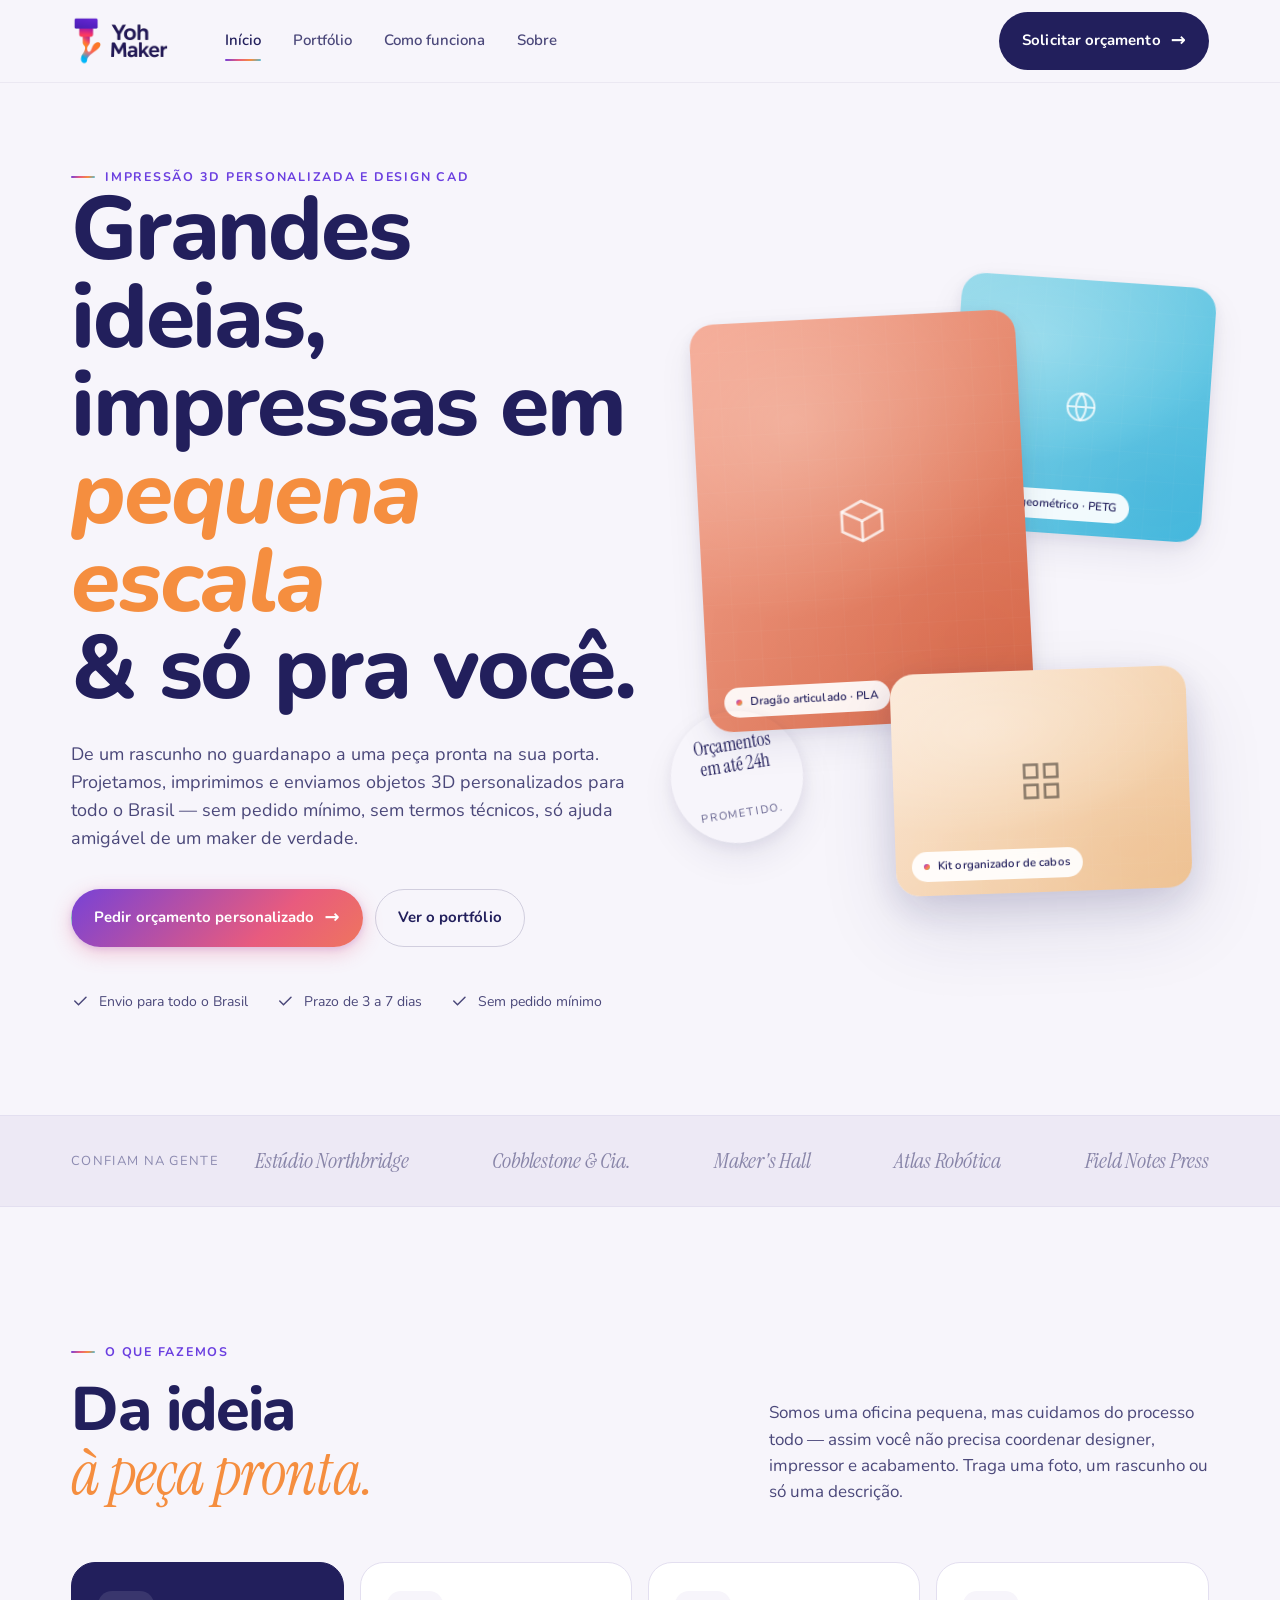
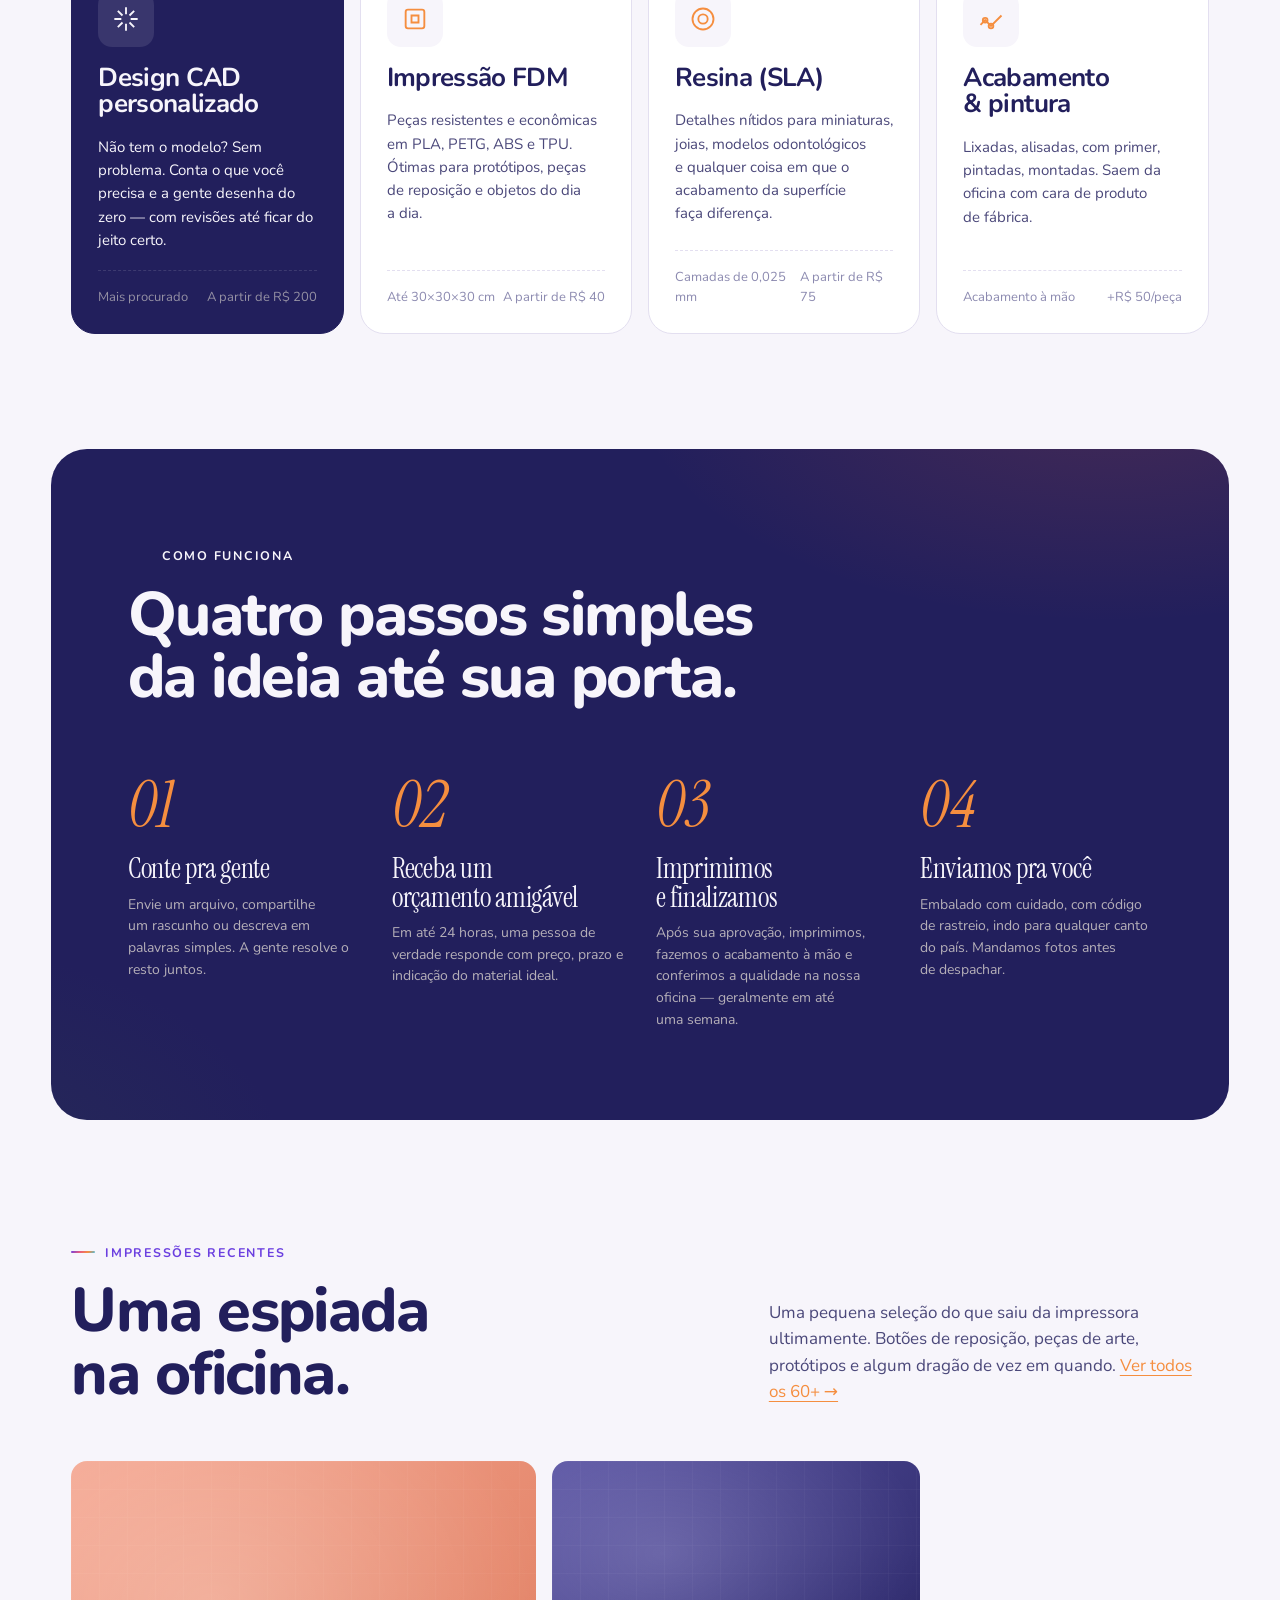
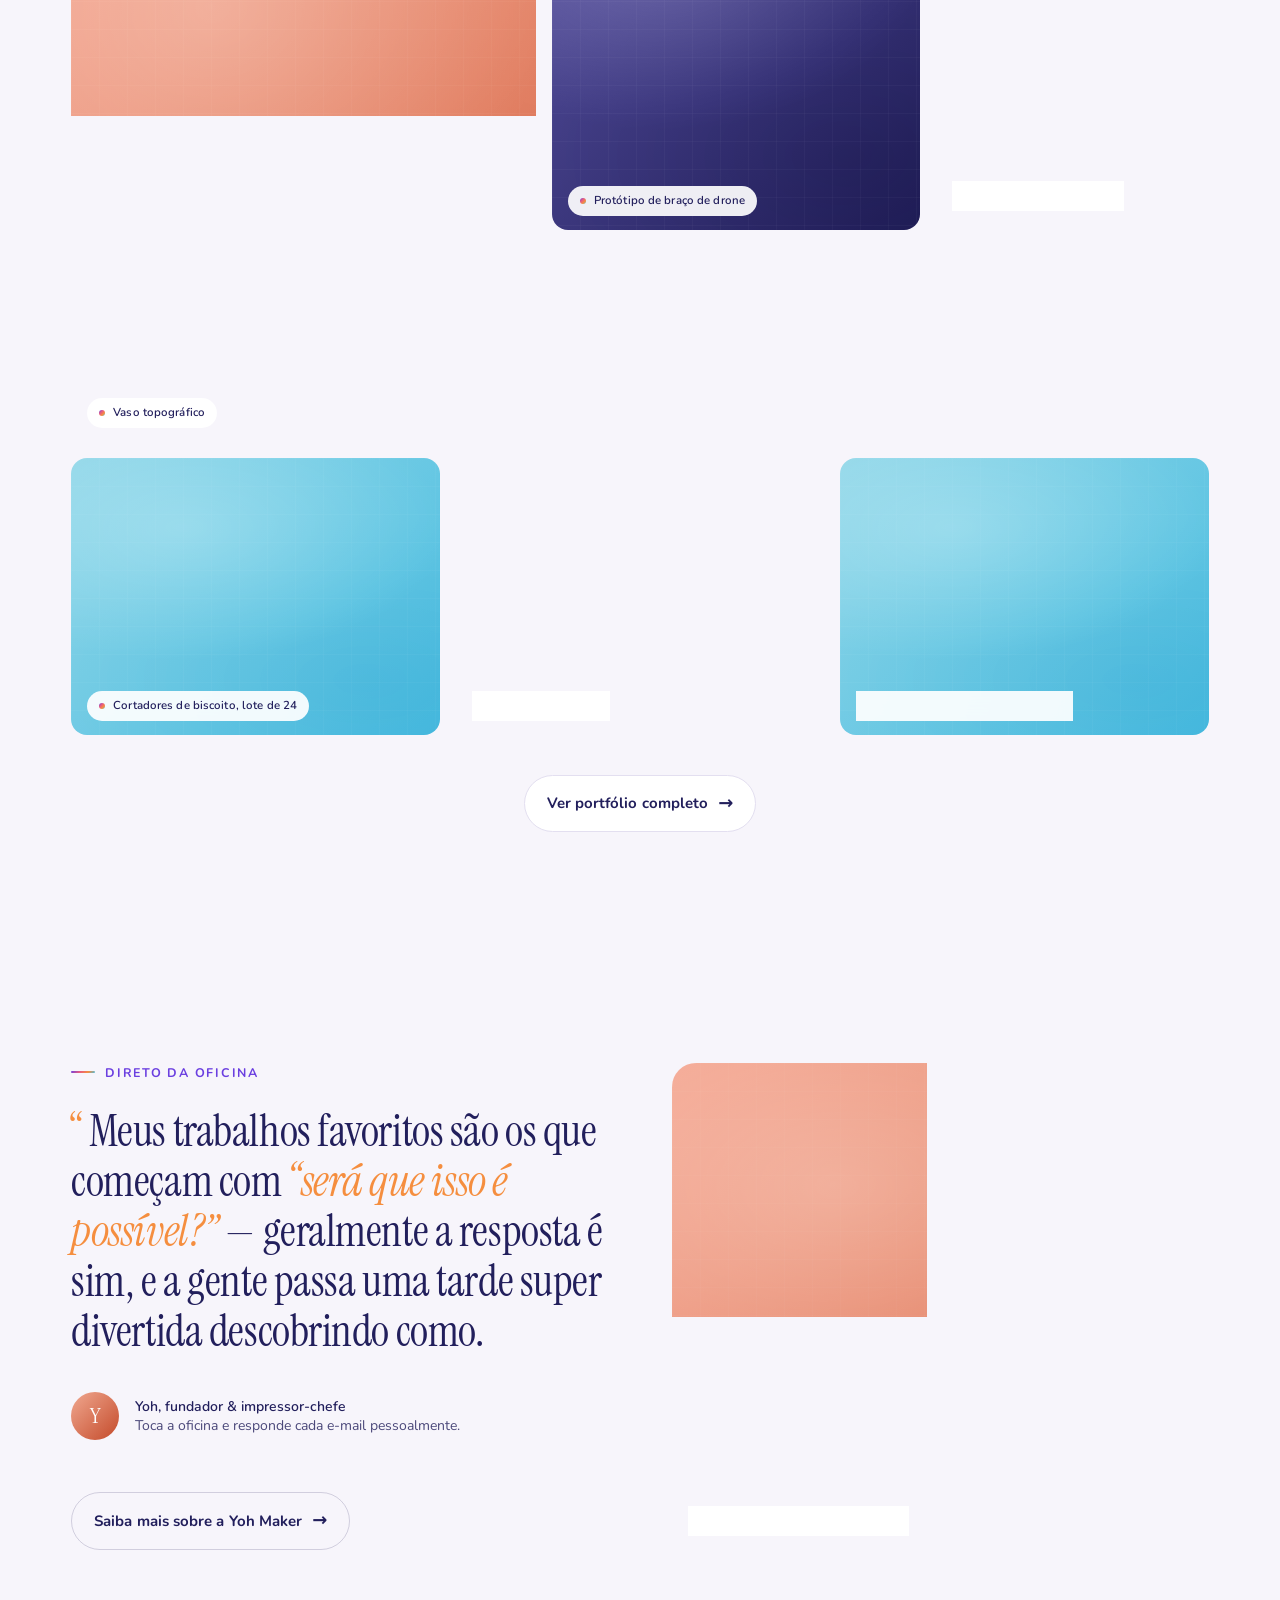
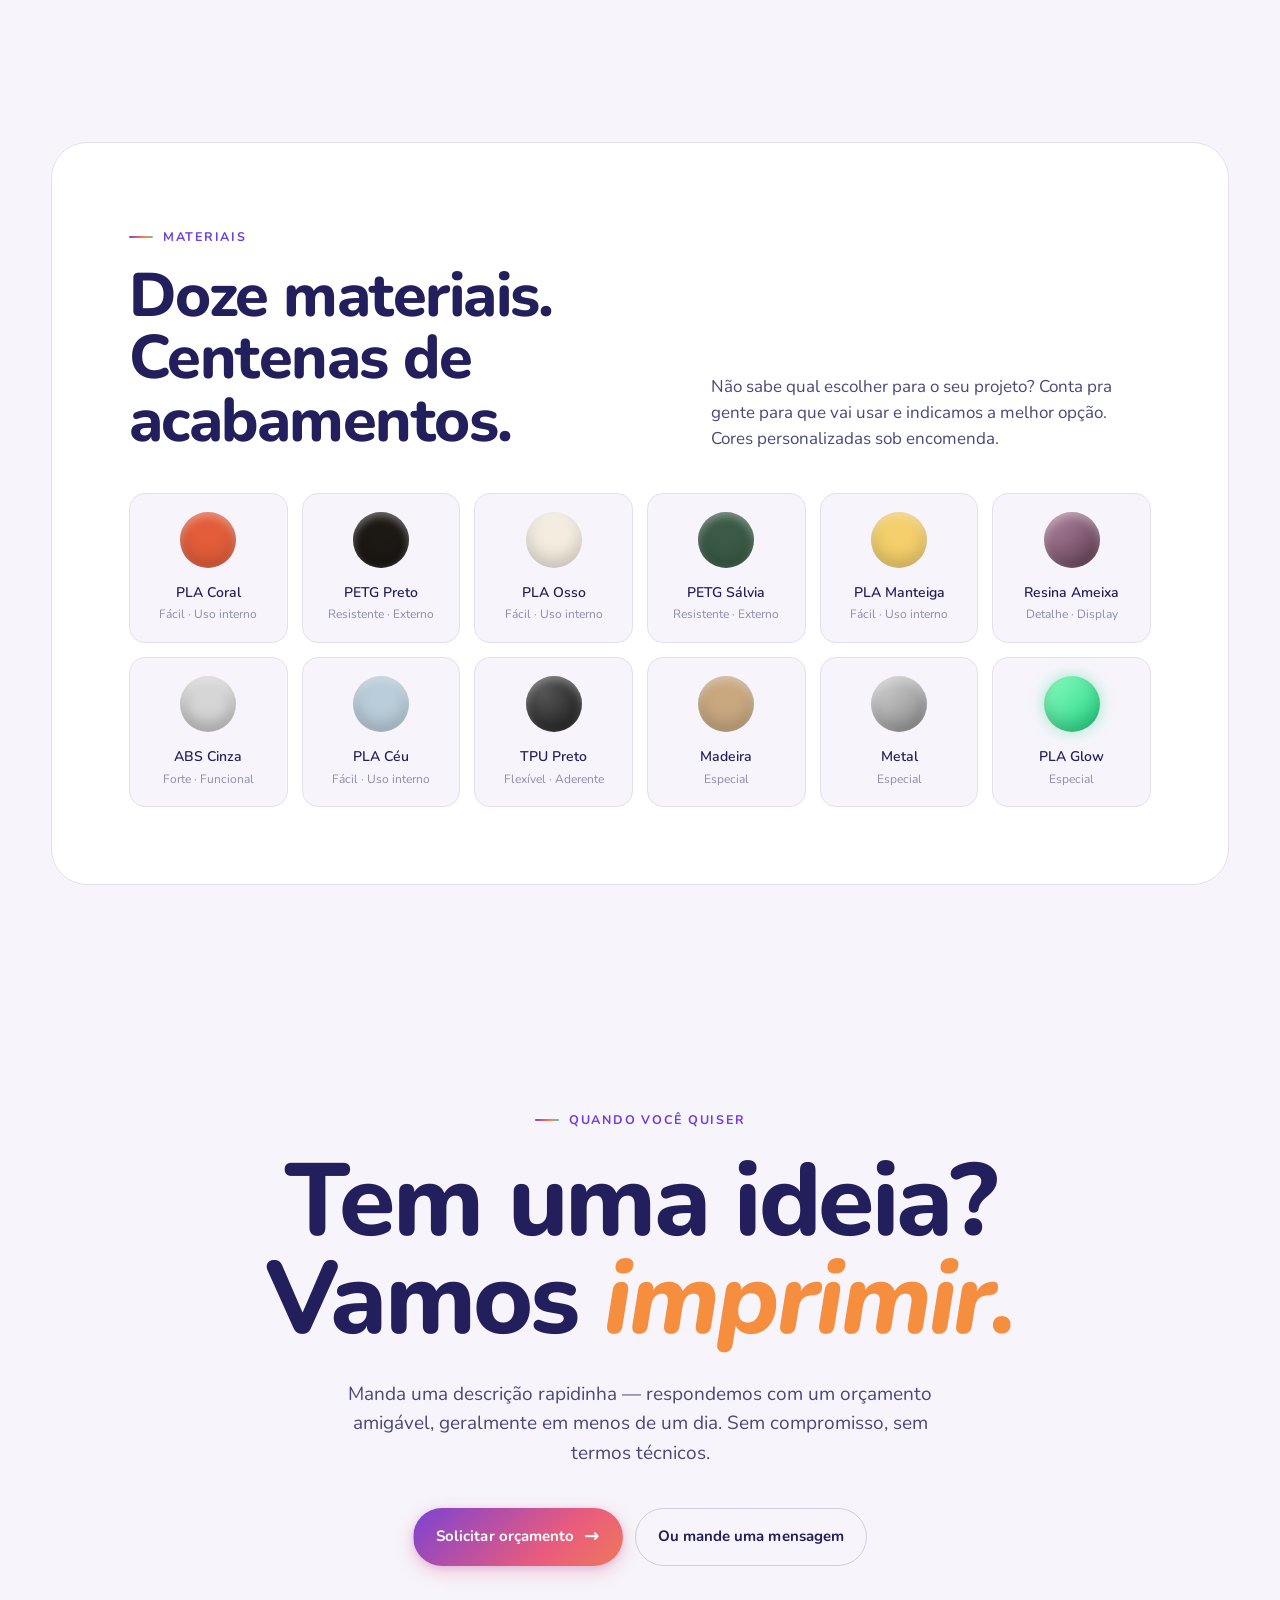
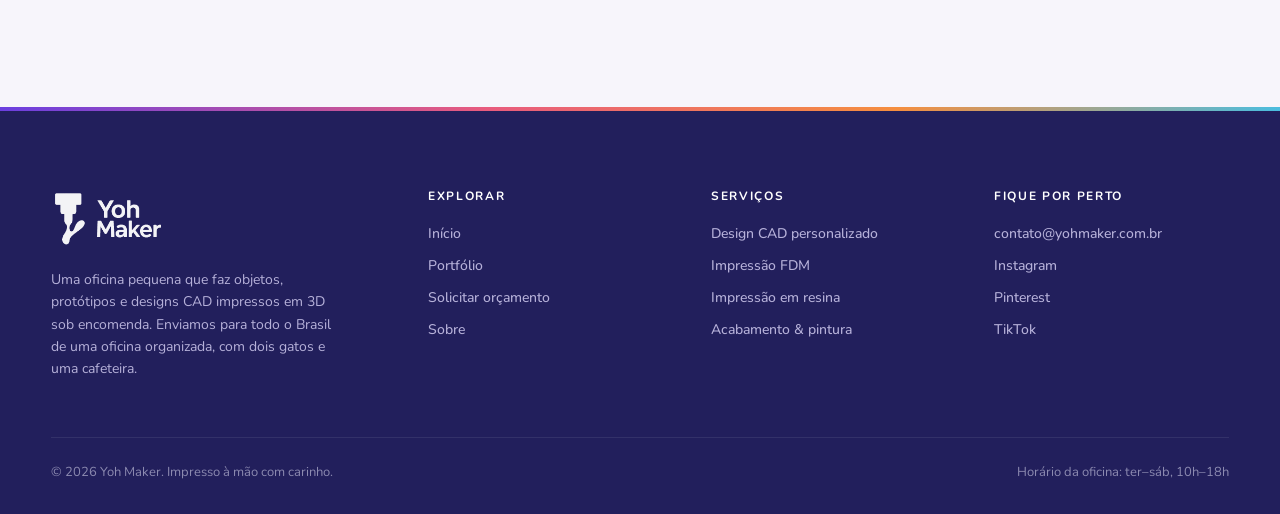
<file: index-print.html>
<!doctype html>
<html lang="pt-BR">
<head>
<meta charset="utf-8">
<meta name="viewport" content="width=device-width, initial-scale=1">
<title>Yoh Maker — Impressão 3D personalizada e design CAD</title>
<link rel="stylesheet" href="styles.css">
<style>
  /* =========================================================
     Home-page specific styles
     ========================================================= */

  /* hero ---------------------------------- */
  .hero {
    padding-top: clamp(40px, 6vw, 80px);
    padding-bottom: clamp(60px, 8vw, 120px);
    position: relative;
    overflow: hidden;
  }
  .hero-grid {
    display: grid;
    grid-template-columns: 1.05fr 0.95fr;
    gap: clamp(32px, 5vw, 80px);
    align-items: center;
  }
  .hero h1 {
    font-size: clamp(52px, 7vw, 108px);
    line-height: 0.98;
    letter-spacing: -0.025em;
  }
  .hero h1 .acc {
    color: var(--accent);
    font-style: italic;
  }
  .hero .lede { margin-top: 28px; font-size: clamp(18px, 1.4vw, 22px); max-width: 52ch; }
  .hero-ctas { margin-top: 36px; display: flex; gap: 12px; flex-wrap: wrap; }
  .hero-meta {
    margin-top: 44px;
    display: flex;
    gap: 28px;
    flex-wrap: wrap;
    color: var(--ink-soft);
    font-size: 14px;
  }
  .hero-meta .item { display: flex; align-items: center; gap: 10px; }
  .hero-meta .item svg { color: var(--sage); }

  /* hero collage on right */
  .collage {
    position: relative;
    aspect-ratio: 5 / 6;
    width: 100%;
  }
  .collage .ph {
    position: absolute;
    box-shadow: var(--shadow-md);
    border-radius: var(--r-lg);
  }
  .collage .c1 { left: 0; top: 6%; width: 64%; aspect-ratio: 4 / 5; transform: rotate(-3deg); z-index: 2; }
  .collage .c2 { right: 0; top: 0; width: 50%; aspect-ratio: 1 / 1; transform: rotate(4deg); z-index: 1; }
  .collage .c3 { right: 4%; bottom: 0; width: 58%; aspect-ratio: 4 / 3; transform: rotate(-2deg); z-index: 3; box-shadow: var(--shadow-lg); }

  /* floating sticker on hero */
  .sticker {
    position: absolute;
    z-index: 4;
    width: 132px; height: 132px;
    border-radius: 50%;
    background: var(--butter);
    color: var(--ink);
    display: grid; place-items: center;
    text-align: center;
    font-family: var(--serif);
    font-size: 19px;
    line-height: 1.1;
    padding: 10px;
    transform: rotate(-9deg);
    box-shadow: var(--shadow-md);
    left: -28px; bottom: 8%;
  }
  .sticker .small { font-family: var(--sans); font-size: 11px; letter-spacing: 0.16em; text-transform: uppercase; opacity: 0.7; display: block; margin-top: 6px; }

  /* logos / trust strip */
  .trust {
    background: var(--bg-deep);
    padding-block: 28px;
    border-block: 1px solid var(--line);
  }
  .trust .inner {
    max-width: var(--max);
    margin: 0 auto;
    padding-inline: var(--gutter);
    display: flex;
    align-items: center;
    gap: 36px;
    overflow: hidden;
  }
  .trust .label {
    font-size: 13px;
    letter-spacing: 0.1em;
    text-transform: uppercase;
    color: var(--muted);
    white-space: nowrap;
  }
  .trust .row-logos {
    display: flex;
    gap: 48px;
    flex: 1;
    justify-content: space-between;
    flex-wrap: wrap;
  }
  .logo-ph {
    font-family: var(--serif);
    font-style: italic;
    font-size: 22px;
    color: var(--ink-soft);
    opacity: 0.62;
    letter-spacing: -0.01em;
    white-space: nowrap;
  }

  /* ---- services grid ---- */
  .services {
    padding-top: clamp(80px, 10vw, 140px);
  }
  .section-head {
    display: grid;
    grid-template-columns: 1fr 1fr;
    gap: 40px;
    align-items: end;
    margin-bottom: 56px;
  }
  .section-head .right { color: var(--ink-soft); max-width: 44ch; justify-self: end; }

  .svc-grid {
    display: grid;
    grid-template-columns: repeat(4, 1fr);
    gap: 16px;
  }
  .svc {
    background: var(--paper);
    border-radius: var(--r-lg);
    padding: 28px 26px 26px;
    border: 1px solid var(--line);
    display: flex;
    flex-direction: column;
    gap: 18px;
    min-height: 320px;
    transition: transform .25s, box-shadow .25s;
  }
  .svc:hover { transform: translateY(-4px); box-shadow: var(--shadow-md); }
  .svc .icon {
    width: 56px; height: 56px;
    border-radius: 14px;
    background: var(--bg);
    display: grid; place-items: center;
    color: var(--accent);
  }
  .svc h3 { font-size: 26px; }
  .svc p { font-size: 15px; color: var(--ink-soft); }
  .svc .meta {
    margin-top: auto;
    font-size: 13px;
    color: var(--muted);
    display: flex;
    justify-content: space-between;
    padding-top: 16px;
    border-top: 1px dashed var(--line);
  }
  .svc.feat {
    background: var(--ink);
    color: var(--bg);
    border-color: var(--ink);
  }
  .svc.feat h3, .svc.feat p { color: var(--bg); }
  .svc.feat .icon { background: rgba(255,255,255,0.1); color: var(--butter); }
  .svc.feat .meta { color: rgba(243,236,223,0.55); border-top-color: rgba(255,255,255,0.12); }

  /* ---- how it works ---- */
  .how {
    background: var(--ink);
    color: var(--bg);
    border-radius: var(--r-xl);
    margin: 0 var(--gutter);
    padding: clamp(56px, 7vw, 96px) clamp(40px, 6vw, 96px);
    position: relative;
    overflow: hidden;
  }
  .how::before {
    content: "";
    position: absolute;
    inset: 0;
    background:
      radial-gradient(800px 400px at 90% -10%, rgba(227,93,58,0.18), transparent 60%),
      radial-gradient(600px 400px at -10% 110%, rgba(58,90,69,0.20), transparent 60%);
  }
  .how > * { position: relative; z-index: 1; }
  .how .eyebrow { color: var(--butter); }
  .how .eyebrow::before { background: var(--butter); }
  .how h2 { color: var(--bg); }
  .how-steps {
    margin-top: 64px;
    display: grid;
    grid-template-columns: repeat(4, 1fr);
    gap: 32px;
    counter-reset: step;
  }
  .step { counter-increment: step; }
  .step .num {
    font-family: var(--serif);
    font-size: 64px;
    line-height: 1;
    color: var(--accent);
    font-style: italic;
    margin-bottom: 18px;
  }
  .step .num::before { content: counter(step, decimal-leading-zero); }
  .step h4 {
    font-family: var(--serif);
    font-size: 28px;
    font-weight: 400;
    letter-spacing: -0.01em;
    color: var(--bg);
    margin-bottom: 10px;
  }
  .step p { font-size: 14px; line-height: 1.55; color: rgba(243,236,223,0.7); }

  /* ---- gallery ---- */
  .gallery-grid {
    display: grid;
    grid-template-columns: repeat(12, 1fr);
    gap: 16px;
  }
  .gallery-grid .item {
    border-radius: var(--r-md);
    overflow: hidden;
    position: relative;
  }
  .gallery-grid .item .ph { width: 100%; height: 100%; border-radius: 0; }
  .g-1 { grid-column: span 5; aspect-ratio: 4/5; }
  .g-2 { grid-column: span 4; aspect-ratio: 1/1; }
  .g-3 { grid-column: span 3; aspect-ratio: 3/4; }
  .g-4 { grid-column: span 4; aspect-ratio: 4/3; }
  .g-5 { grid-column: span 4; aspect-ratio: 4/3; }
  .g-6 { grid-column: span 4; aspect-ratio: 4/3; }

  /* ---- testimonial / story split ---- */
  .story {
    display: grid;
    grid-template-columns: 1fr 1fr;
    gap: 64px;
    align-items: stretch;
  }
  .story .left { display: flex; flex-direction: column; justify-content: center; gap: 24px; }
  .story .quote {
    font-family: var(--serif);
    font-size: clamp(32px, 3.4vw, 48px);
    line-height: 1.15;
    letter-spacing: -0.01em;
    color: var(--ink);
  }
  .story .quote .acc { color: var(--accent); font-style: italic; }
  .story .quote::before {
    content: "\201C";
    font-size: 1em;
    line-height: 0;
    color: var(--accent);
    margin-right: 4px;
  }
  .story .who { display: flex; align-items: center; gap: 16px; margin-top: 12px; }
  .story .who .ava {
    width: 48px; height: 48px;
    border-radius: 50%;
    background: linear-gradient(135deg, #f0a890, #c44a2a);
    display: grid; place-items: center;
    color: white;
    font-family: var(--serif);
    font-size: 22px;
  }
  .story .who .meta { font-size: 14px; color: var(--ink-soft); line-height: 1.4; }
  .story .who .meta strong { color: var(--ink); font-weight: 600; }
  .story .right .ph { height: 100%; min-height: 420px; }

  /* ---- materials strip ---- */
  .materials {
    background: var(--paper);
    border-radius: var(--r-xl);
    padding: clamp(48px, 6vw, 80px);
    margin: 0 var(--gutter);
    border: 1px solid var(--line);
  }
  .mat-grid {
    display: grid;
    grid-template-columns: repeat(6, 1fr);
    gap: 14px;
    margin-top: 40px;
  }
  .mat {
    border-radius: var(--r-md);
    background: var(--bg);
    padding: 18px;
    text-align: center;
    border: 1px solid var(--line);
    transition: border-color .2s, transform .2s;
    cursor: pointer;
  }
  .mat:hover { border-color: var(--accent); transform: translateY(-2px); }
  .mat .swatch {
    width: 56px; height: 56px;
    border-radius: 50%;
    margin: 0 auto 14px;
    box-shadow: inset 0 -8px 16px rgba(0,0,0,0.18), inset 0 4px 8px rgba(255,255,255,0.4);
  }
  .mat strong { display: block; font-size: 14px; color: var(--ink); font-weight: 600; }
  .mat span { display: block; font-size: 12px; color: var(--muted); margin-top: 2px; }

  /* ---- big CTA ---- */
  .big-cta {
    text-align: center;
    padding-block: clamp(96px, 11vw, 160px);
  }
  .big-cta h2 {
    font-size: clamp(56px, 8vw, 132px);
    line-height: 0.95;
  }
  .big-cta h2 .acc { color: var(--accent); font-style: italic; }
  .big-cta .lede { margin: 32px auto 0; text-align: center; font-size: 19px; }
  .big-cta .ctas { margin-top: 40px; display: flex; gap: 12px; justify-content: center; flex-wrap: wrap; }

  /* ---- responsive ---- */
  @media (max-width: 980px) {
    .hero-grid { grid-template-columns: 1fr; }
    .collage { max-width: 480px; margin-top: 16px; }
    .section-head { grid-template-columns: 1fr; }
    .section-head .right { justify-self: start; }
    .svc-grid { grid-template-columns: repeat(2, 1fr); }
    .how-steps { grid-template-columns: repeat(2, 1fr); gap: 40px; }
    .gallery-grid .item { grid-column: span 6 !important; aspect-ratio: 4/3 !important; }
    .story { grid-template-columns: 1fr; gap: 32px; }
    .mat-grid { grid-template-columns: repeat(3, 1fr); }
  }
  @media (max-width: 560px) {
    .svc-grid { grid-template-columns: 1fr; }
    .how-steps { grid-template-columns: 1fr; }
    .gallery-grid .item { grid-column: span 12 !important; }
    .mat-grid { grid-template-columns: repeat(2, 1fr); }
    .sticker { width: 102px; height: 102px; font-size: 15px; left: -10px; }
  }
</style>
</head>
<body>

<!-- =================== TOP NAV =================== -->
<nav class="topnav">
  <div class="inner">
    <a href="index.html" class="brand">
      <img src="assets/yoh-maker-logo-horiz.png" alt="Yoh Maker">
    </a>
    <div class="nav-links">
      <a href="index.html" class="active">Início</a>
      <a href="portfolio.html">Portfólio</a>
      <a href="quote.html">Como funciona</a>
      <a href="about.html">Sobre</a>
    </div>
    <div class="nav-cta">
      <a href="quote.html" class="btn btn-primary btn-arrow">Solicitar orçamento</a>
    </div>
  </div>
</nav>

<!-- =================== HERO =================== -->
<header class="hero">
  <div class="wrap">
    <div class="hero-grid">
      <div class="hero-copy">
        <span class="eyebrow">Impressão 3D personalizada e design CAD</span>
        <h1>Grandes ideias,<br>impressas em <span class="acc">pequena escala</span><br>&amp; só pra você.</h1>
        <p class="lede">De um rascunho no guardanapo a uma peça pronta na sua porta. Projetamos, imprimimos e enviamos objetos 3D personalizados para todo o Brasil &mdash; sem pedido mínimo, sem termos técnicos, só ajuda amigável de um maker de verdade.</p>
        <div class="hero-ctas">
          <a href="quote.html" class="btn btn-accent btn-arrow">Pedir orçamento personalizado</a>
          <a href="portfolio.html" class="btn btn-ghost">Ver o portfólio</a>
        </div>
        <div class="hero-meta">
          <span class="item">
            <svg width="18" height="18" viewBox="0 0 24 24" fill="none" stroke="currentColor" stroke-width="2" stroke-linecap="round"><path d="M5 12l5 5L20 7"/></svg>
            Envio para todo o Brasil
          </span>
          <span class="item">
            <svg width="18" height="18" viewBox="0 0 24 24" fill="none" stroke="currentColor" stroke-width="2" stroke-linecap="round"><path d="M5 12l5 5L20 7"/></svg>
            Prazo de 3 a 7 dias
          </span>
          <span class="item">
            <svg width="18" height="18" viewBox="0 0 24 24" fill="none" stroke="currentColor" stroke-width="2" stroke-linecap="round"><path d="M5 12l5 5L20 7"/></svg>
            Sem pedido mínimo
          </span>
        </div>
      </div>

      <div class="hero-collage-wrap" style="position: relative;">
        <div class="collage">
          <div class="ph ph-coral c1">
            <div class="ph-glyph">
              <svg width="48" height="48" viewBox="0 0 24 24" fill="none" stroke="currentColor" stroke-width="1.4"><path d="M12 2L2 7v10l10 5 10-5V7L12 2z"/><path d="M2 7l10 5 10-5"/><path d="M12 22V12"/></svg>
            </div>
            <span class="ph-label"><span class="ph-dot"></span> Dragão articulado · PLA</span>
          </div>
          <div class="ph ph-sage c2">
            <div class="ph-glyph">
              <svg width="36" height="36" viewBox="0 0 24 24" fill="none" stroke="currentColor" stroke-width="1.4"><circle cx="12" cy="12" r="9"/><path d="M3 12h18M12 3a14 14 0 0 1 0 18M12 3a14 14 0 0 0 0 18"/></svg>
            </div>
            <span class="ph-label"><span class="ph-dot"></span> Vaso geométrico · PETG</span>
          </div>
          <div class="ph ph-cream c3">
            <div class="ph-glyph">
              <svg width="44" height="44" viewBox="0 0 24 24" fill="none" stroke="currentColor" stroke-width="1.4" style="color: rgba(28,24,20,0.5);"><rect x="3" y="3" width="7" height="7"/><rect x="14" y="3" width="7" height="7"/><rect x="3" y="14" width="7" height="7"/><rect x="14" y="14" width="7" height="7"/></svg>
            </div>
            <span class="ph-label"><span class="ph-dot"></span> Kit organizador de cabos</span>
          </div>
        </div>
        <div class="sticker">
          Orçamentos<br>em até 24h<span class="small">Prometido.</span>
        </div>
      </div>
    </div>
  </div>
</header>

<!-- =================== TRUST STRIP =================== -->
<div class="trust">
  <div class="inner">
    <span class="label">Confiam na gente</span>
    <div class="row-logos">
      <span class="logo-ph">Estúdio Northbridge</span>
      <span class="logo-ph">Cobblestone &amp; Cia.</span>
      <span class="logo-ph">Maker&apos;s Hall</span>
      <span class="logo-ph">Atlas Robótica</span>
      <span class="logo-ph">Field Notes Press</span>
    </div>
  </div>
</div>

<!-- =================== SERVICES =================== -->
<section class="services">
  <div class="wrap">
    <div class="section-head">
      <div>
        <span class="eyebrow">O que fazemos</span>
        <h2 style="margin-top: 18px;">Da ideia<br><span class="serif italic" style="color: var(--accent);">à peça pronta.</span></h2>
      </div>
      <p class="right">Somos uma oficina pequena, mas cuidamos do processo todo &mdash; assim você não precisa coordenar designer, impressor e acabamento. Traga uma foto, um rascunho ou só uma descrição.</p>
    </div>

    <div class="svc-grid">
      <div class="svc feat">
        <div class="icon">
          <svg width="28" height="28" viewBox="0 0 24 24" fill="none" stroke="currentColor" stroke-width="1.6"><path d="M12 2v6M12 16v6M2 12h6M16 12h6M5 5l4 4M15 15l4 4M5 19l4-4M15 9l4-4"/></svg>
        </div>
        <h3>Design CAD personalizado</h3>
        <p>Não tem o modelo? Sem problema. Conta o que você precisa e a gente desenha do zero &mdash; com revisões até ficar do jeito certo.</p>
        <div class="meta"><span>Mais procurado</span><span>A partir de R$ 200</span></div>
      </div>

      <div class="svc">
        <div class="icon">
          <svg width="28" height="28" viewBox="0 0 24 24" fill="none" stroke="currentColor" stroke-width="1.6"><rect x="4" y="4" width="16" height="16" rx="2"/><path d="M9 9h6v6H9z"/></svg>
        </div>
        <h3>Impressão FDM</h3>
        <p>Peças resistentes e econômicas em PLA, PETG, ABS e TPU. Ótimas para protótipos, peças de reposição e objetos do dia a dia.</p>
        <div class="meta"><span>Até 30&times;30&times;30 cm</span><span>A partir de R$ 40</span></div>
      </div>

      <div class="svc">
        <div class="icon">
          <svg width="28" height="28" viewBox="0 0 24 24" fill="none" stroke="currentColor" stroke-width="1.6"><circle cx="12" cy="12" r="9"/><circle cx="12" cy="12" r="4"/></svg>
        </div>
        <h3>Resina (SLA)</h3>
        <p>Detalhes nítidos para miniaturas, joias, modelos odontológicos e qualquer coisa em que o acabamento da superfície faça diferença.</p>
        <div class="meta"><span>Camadas de 0,025 mm</span><span>A partir de R$ 75</span></div>
      </div>

      <div class="svc">
        <div class="icon">
          <svg width="28" height="28" viewBox="0 0 24 24" fill="none" stroke="currentColor" stroke-width="1.6"><path d="M3 17l4-4 5 5 9-9"/><circle cx="7" cy="13" r="2"/><circle cx="12" cy="18" r="2"/></svg>
        </div>
        <h3>Acabamento &amp; pintura</h3>
        <p>Lixadas, alisadas, com primer, pintadas, montadas. Saem da oficina com cara de produto de fábrica.</p>
        <div class="meta"><span>Acabamento à mão</span><span>+R$ 50/peça</span></div>
      </div>
    </div>
  </div>
</section>

<!-- =================== HOW IT WORKS =================== -->
<section style="padding-block: 0;">
  <div class="how">
    <span class="eyebrow">Como funciona</span>
    <h2 style="margin-top: 18px; max-width: 18ch;">Quatro passos simples da ideia até sua porta.</h2>

    <div class="how-steps">
      <div class="step">
        <div class="num"></div>
        <h4>Conte pra gente</h4>
        <p>Envie um arquivo, compartilhe um rascunho ou descreva em palavras simples. A gente resolve o resto juntos.</p>
      </div>
      <div class="step">
        <div class="num"></div>
        <h4>Receba um orçamento amigável</h4>
        <p>Em até 24 horas, uma pessoa de verdade responde com preço, prazo e indicação do material ideal.</p>
      </div>
      <div class="step">
        <div class="num"></div>
        <h4>Imprimimos e finalizamos</h4>
        <p>Após sua aprovação, imprimimos, fazemos o acabamento à mão e conferimos a qualidade na nossa oficina &mdash; geralmente em até uma semana.</p>
      </div>
      <div class="step">
        <div class="num"></div>
        <h4>Enviamos pra você</h4>
        <p>Embalado com cuidado, com código de rastreio, indo para qualquer canto do país. Mandamos fotos antes de despachar.</p>
      </div>
    </div>
  </div>
</section>

<!-- =================== GALLERY =================== -->
<section>
  <div class="wrap">
    <div class="section-head">
      <div>
        <span class="eyebrow">Impressões recentes</span>
        <h2 style="margin-top: 18px;">Uma espiada na oficina.</h2>
      </div>
      <p class="right">Uma pequena seleção do que saiu da impressora ultimamente. Botões de reposição, peças de arte, protótipos e algum dragão de vez em quando. <a href="portfolio.html" style="color: var(--accent); text-decoration: underline; text-underline-offset: 4px;">Ver todos os 60+ &rarr;</a></p>
    </div>

    <div class="gallery-grid">
      <div class="item g-1"><div class="ph ph-clay"><span class="ph-label"><span class="ph-dot"></span>Vaso topográfico</span></div></div>
      <div class="item g-2"><div class="ph ph-charcoal"><span class="ph-label"><span class="ph-dot"></span>Protótipo de braço de drone</span></div></div>
      <div class="item g-3"><div class="ph ph-butter"><span class="ph-label"><span class="ph-dot"></span>Jogo de xadrez completo</span></div></div>
      <div class="item g-4"><div class="ph ph-mint"><span class="ph-label"><span class="ph-dot"></span>Cortadores de biscoito, lote de 24</span></div></div>
      <div class="item g-5"><div class="ph ph-plum"><span class="ph-label"><span class="ph-dot"></span>Miniaturas de RPG</span></div></div>
      <div class="item g-6"><div class="ph ph-sky"><span class="ph-label"><span class="ph-dot"></span>Suporte de celular personalizado</span></div></div>
    </div>

    <div style="margin-top: 40px; text-align: center;">
      <a href="portfolio.html" class="btn btn-light btn-arrow">Ver portfólio completo</a>
    </div>
  </div>
</section>

<!-- =================== STORY / TESTIMONIAL =================== -->
<section>
  <div class="wrap">
    <div class="story">
      <div class="left">
        <span class="eyebrow">Direto da oficina</span>
        <p class="quote">Meus trabalhos favoritos são os que começam com <span class="acc">&ldquo;será que isso é possível?&rdquo;</span> &mdash; geralmente a resposta é sim, e a gente passa uma tarde super divertida descobrindo como.</p>
        <div class="who">
          <div class="ava">Y</div>
          <div class="meta">
            <strong>Yoh, fundador &amp; impressor-chefe</strong><br>
            Toca a oficina e responde cada e-mail pessoalmente.
          </div>
        </div>
        <div style="margin-top: 28px;">
          <a href="about.html" class="btn btn-ghost btn-arrow">Saiba mais sobre a Yoh Maker</a>
        </div>
      </div>
      <div class="right">
        <div class="ph ph-coral" style="border-radius: var(--r-lg);">
          <span class="ph-label"><span class="ph-dot"></span>Foto da oficina · espaço reservado</span>
        </div>
      </div>
    </div>
  </div>
</section>

<!-- =================== MATERIALS =================== -->
<section style="padding-block: clamp(40px, 6vw, 80px);">
  <div class="materials">
    <div class="section-head" style="margin-bottom: 0;">
      <div>
        <span class="eyebrow">Materiais</span>
        <h2 style="margin-top: 18px;">Doze materiais.<br>Centenas de acabamentos.</h2>
      </div>
      <p class="right">Não sabe qual escolher para o seu projeto? Conta pra gente para que vai usar e indicamos a melhor opção. Cores personalizadas sob encomenda.</p>
    </div>

    <div class="mat-grid">
      <div class="mat"><div class="swatch" style="background: #e35d3a;"></div><strong>PLA Coral</strong><span>Fácil &middot; Uso interno</span></div>
      <div class="mat"><div class="swatch" style="background: #1c1814;"></div><strong>PETG Preto</strong><span>Resistente &middot; Externo</span></div>
      <div class="mat"><div class="swatch" style="background: #f3ecdf;"></div><strong>PLA Osso</strong><span>Fácil &middot; Uso interno</span></div>
      <div class="mat"><div class="swatch" style="background: #3a5a45;"></div><strong>PETG Sálvia</strong><span>Resistente &middot; Externo</span></div>
      <div class="mat"><div class="swatch" style="background: #f4cf6b;"></div><strong>PLA Manteiga</strong><span>Fácil &middot; Uso interno</span></div>
      <div class="mat"><div class="swatch" style="background: linear-gradient(135deg, #b88aa6, #5b3a4f);"></div><strong>Resina Ameixa</strong><span>Detalhe &middot; Display</span></div>
      <div class="mat"><div class="swatch" style="background: #d6d6d6; box-shadow: inset 0 -8px 16px rgba(0,0,0,0.25), inset 0 4px 8px rgba(255,255,255,0.6);"></div><strong>ABS Cinza</strong><span>Forte &middot; Funcional</span></div>
      <div class="mat"><div class="swatch" style="background: #b9cdda;"></div><strong>PLA Céu</strong><span>Fácil &middot; Uso interno</span></div>
      <div class="mat"><div class="swatch" style="background: #2a2a2a; background-image: radial-gradient(circle at 30% 30%, #555, #1a1a1a);"></div><strong>TPU Preto</strong><span>Flexível &middot; Aderente</span></div>
      <div class="mat"><div class="swatch" style="background: #c9a880;"></div><strong>Madeira</strong><span>Especial</span></div>
      <div class="mat"><div class="swatch" style="background: linear-gradient(135deg, #d8d8d8, #888);"></div><strong>Metal</strong><span>Especial</span></div>
      <div class="mat"><div class="swatch" style="background: linear-gradient(135deg, #8effc1, #21d181); box-shadow: 0 0 16px rgba(33,209,129,0.4), inset 0 -8px 16px rgba(0,0,0,0.18);"></div><strong>PLA Glow</strong><span>Especial</span></div>
    </div>
  </div>
</section>

<!-- =================== BIG CTA =================== -->
<section class="big-cta">
  <div class="wrap">
    <span class="eyebrow" style="justify-content: center;">Quando você quiser</span>
    <h2 style="margin-top: 24px;">Tem uma ideia?<br>Vamos <span class="acc">imprimir.</span></h2>
    <p class="lede">Manda uma descrição rapidinha &mdash; respondemos com um orçamento amigável, geralmente em menos de um dia. Sem compromisso, sem termos técnicos.</p>
    <div class="ctas">
      <a href="quote.html" class="btn btn-accent btn-arrow">Solicitar orçamento</a>
      <a href="about.html" class="btn btn-ghost">Ou mande uma mensagem</a>
    </div>
  </div>
</section>

<!-- =================== FOOTER =================== -->
<footer class="site">
  <div class="inner">
    <div>
      <div class="footer-brand"><img src="assets/yoh-maker-logo-horiz.png" alt="Yoh Maker"></div>
      <p class="blurb">Uma oficina pequena que faz objetos, protótipos e designs CAD impressos em 3D sob encomenda. Enviamos para todo o Brasil de uma oficina organizada, com dois gatos e uma cafeteira.</p>
    </div>
    <div>
      <h5>Explorar</h5>
      <ul>
        <li><a href="index.html">Início</a></li>
        <li><a href="portfolio.html">Portfólio</a></li>
        <li><a href="quote.html">Solicitar orçamento</a></li>
        <li><a href="about.html">Sobre</a></li>
      </ul>
    </div>
    <div>
      <h5>Serviços</h5>
      <ul>
        <li><a href="quote.html">Design CAD personalizado</a></li>
        <li><a href="quote.html">Impressão FDM</a></li>
        <li><a href="quote.html">Impressão em resina</a></li>
        <li><a href="quote.html">Acabamento &amp; pintura</a></li>
      </ul>
    </div>
    <div>
      <h5>Fique por perto</h5>
      <ul>
        <li><a href="mailto:contato@yohmaker.com.br">contato@yohmaker.com.br</a></li>
        <li><a href="#">Instagram</a></li>
        <li><a href="#">Pinterest</a></li>
        <li><a href="#">TikTok</a></li>
      </ul>
    </div>
  </div>
  <div class="legal">
    <span>&copy; 2026 Yoh Maker. Impresso à mão com carinho.</span>
    <span>Horário da oficina: ter&ndash;sáb, 10h&ndash;18h</span>
  </div>
</footer>

<style>
  @page { size: A4; margin: 1cm; }
  @media print {
    html, body {
      background: var(--bg) !important;
      -webkit-print-color-adjust: exact;
      print-color-adjust: exact;
    }
    *, *::before, *::after {
      animation: none !important;
      transition: none !important;
    }
    .topnav { position: static !important; backdrop-filter: none !important; background: var(--bg) !important; border-bottom: 1px solid var(--line); }
    .topnav .nav-cta, .topnav .nav-links { display: none; }
    /* avoid clipping */
    [class*="hero"], section, .wrap, footer, header { overflow: visible !important; }
    /* break control */
    section, .hero, footer.site, header { break-inside: avoid; page-break-inside: avoid; }
    section, footer.site { break-before: page; page-break-before: always; }
    .hero { break-before: auto; page-break-before: auto; }
    h1, h2, h3 { break-after: avoid; page-break-after: avoid; }
    /* tame oversized type for paper */
    .hero h1 { font-size: 64px !important; }
    /* drop sticky/fixed elements */
    [style*="position: sticky"], [style*="position:sticky"], [style*="position: fixed"], [style*="position:fixed"] { position: static !important; }
    a { color: inherit !important; text-decoration: none !important; }
    /* hide any hover-only or decorative scroll markers */
    .marquee, [class*="marquee"] { animation: none !important; }
  }
</style>
<script>
  (async () => {
    try { if (document.fonts && document.fonts.ready) await document.fonts.ready; } catch (e) {}
    await new Promise(r => setTimeout(r, 600));
    window.print();
  })();
</script>
</body>
</html>
</file>
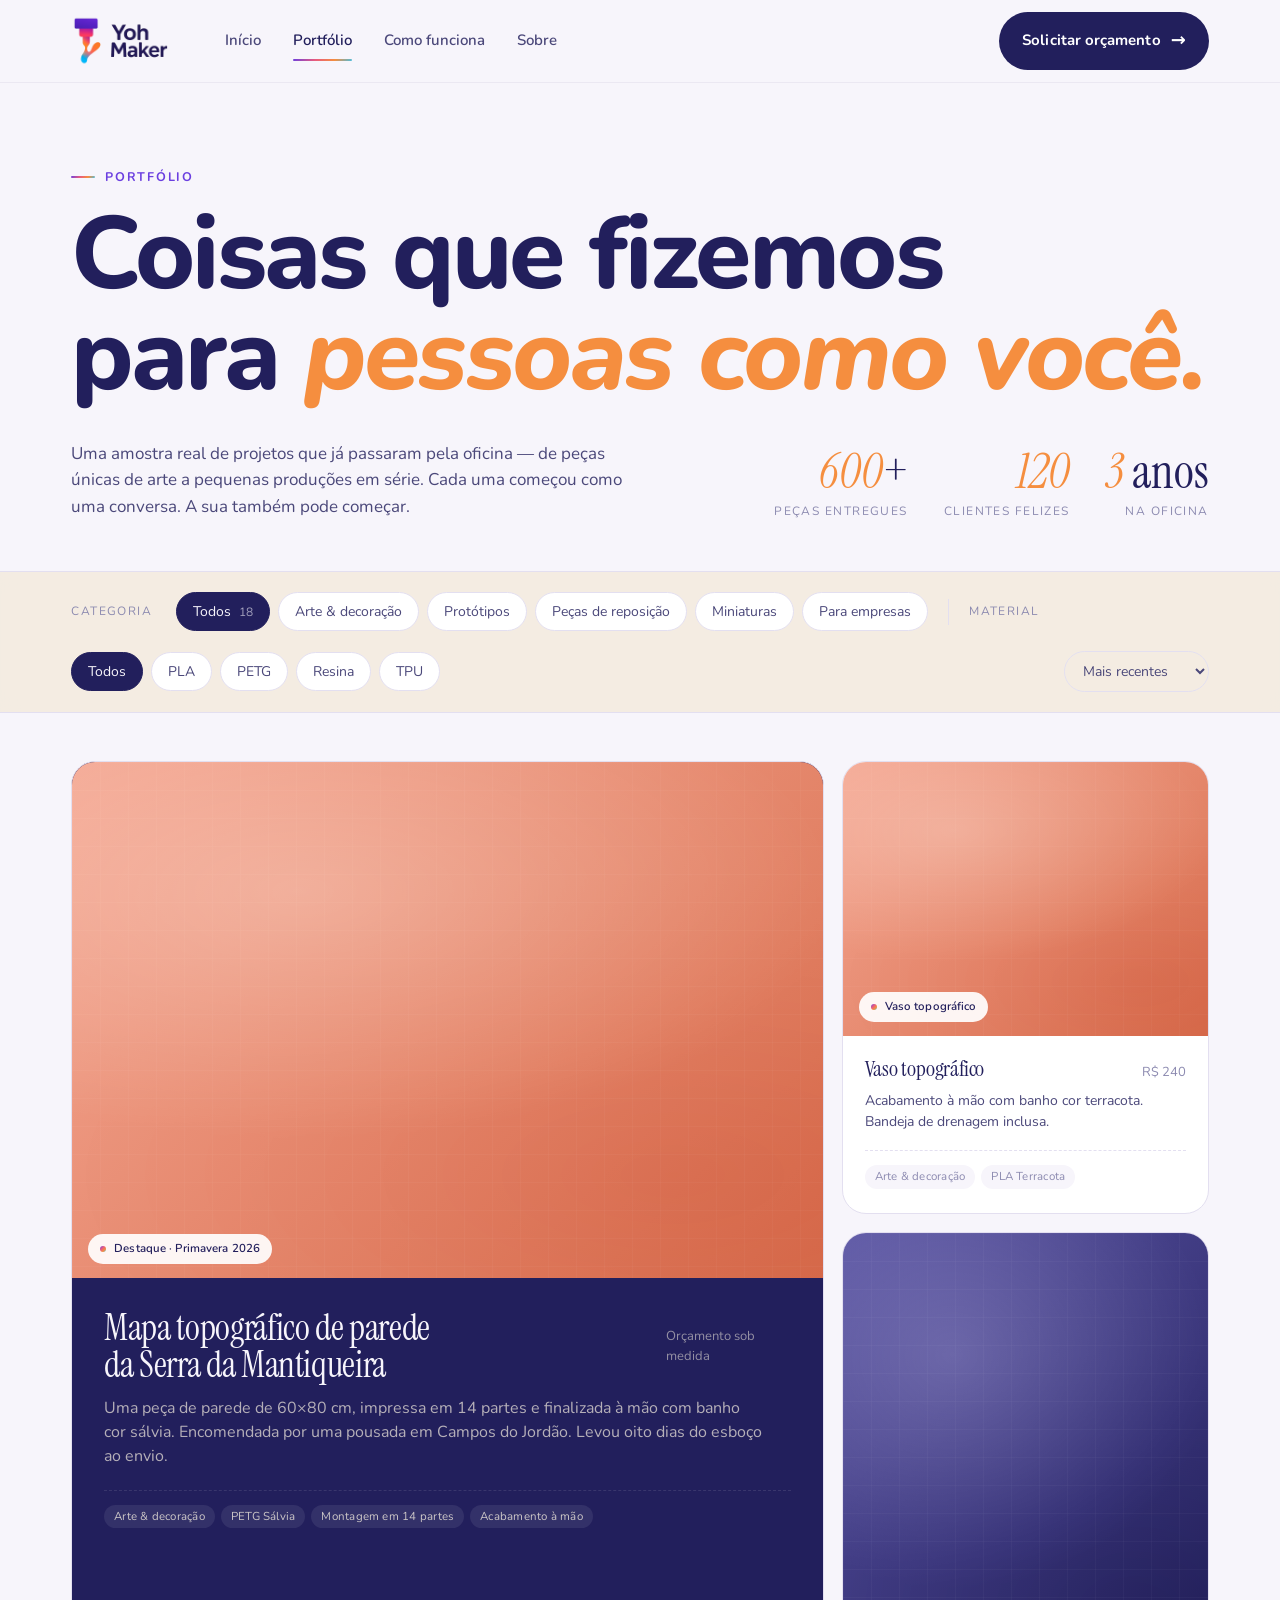
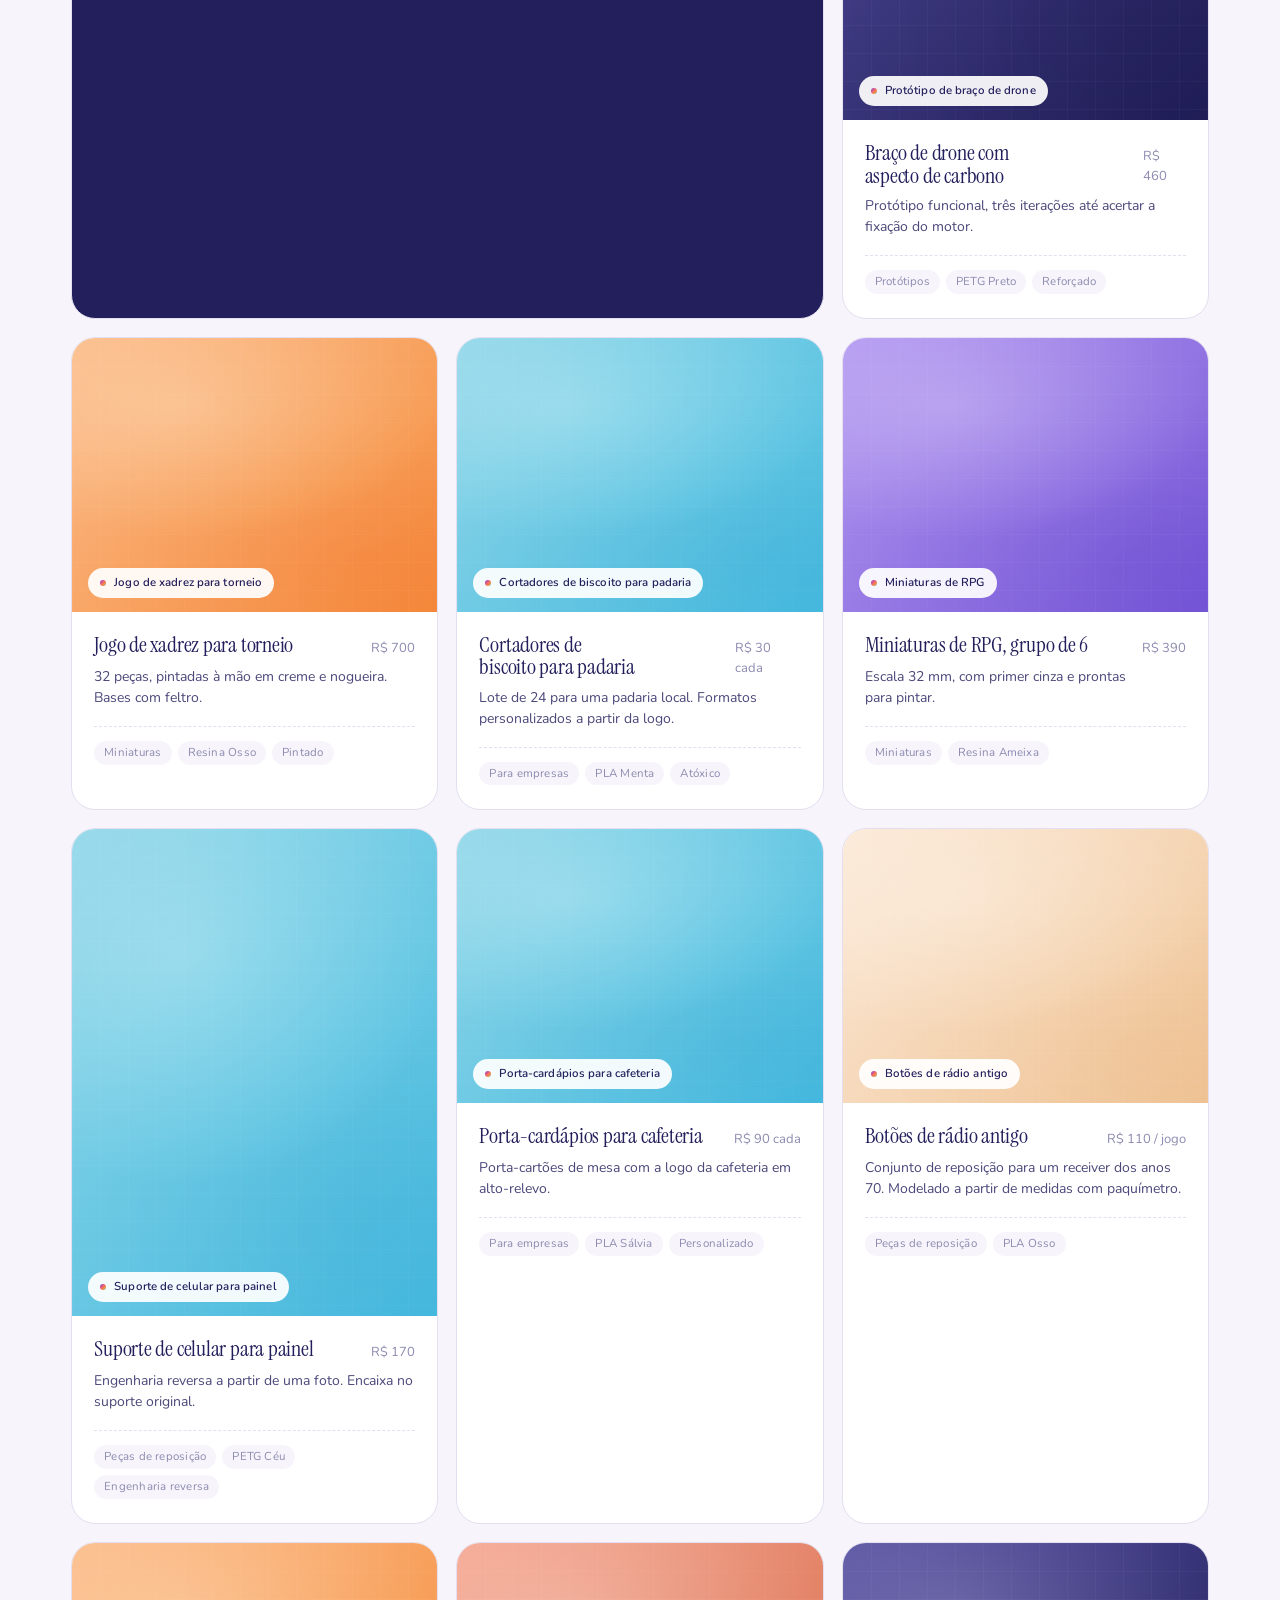
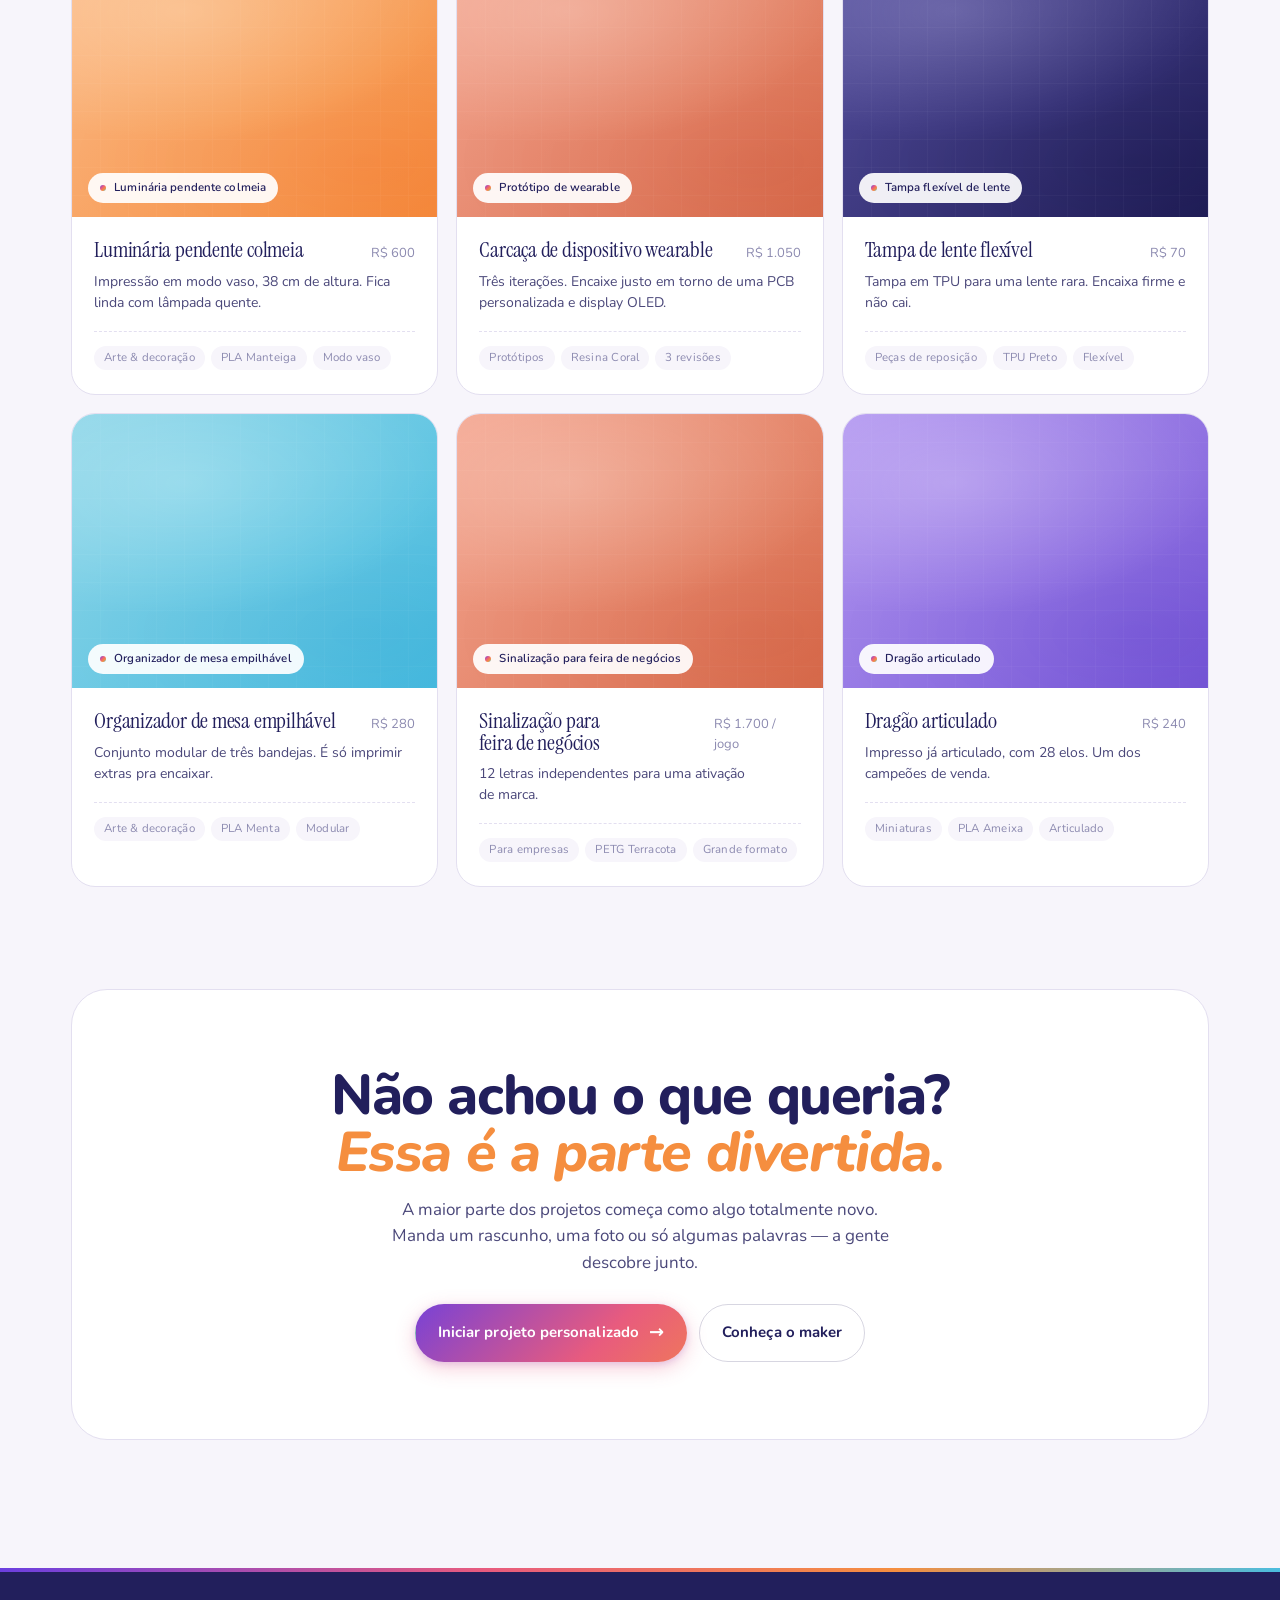
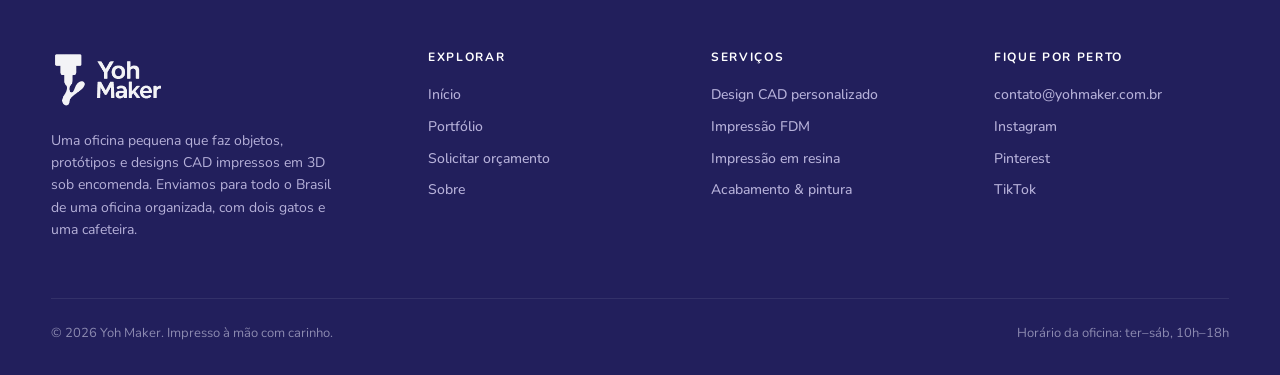
<file: portfolio.html>
<!doctype html>
<html lang="pt-BR">
<head>
<meta charset="utf-8">
<meta name="viewport" content="width=device-width, initial-scale=1">
<title>Portfólio — Yoh Maker</title>
<link rel="stylesheet" href="styles.css">
<style>
  /* portfolio-specific */
  .pf-header {
    padding-top: clamp(48px, 6vw, 80px);
    padding-bottom: clamp(40px, 4vw, 56px);
  }
  .pf-header h1 {
    font-size: clamp(56px, 8vw, 120px);
    line-height: 0.98;
    margin-top: 18px;
  }
  .pf-header h1 .acc { color: var(--accent); font-style: italic; }
  .pf-header .meta-row {
    margin-top: 36px;
    display: flex;
    justify-content: space-between;
    align-items: end;
    gap: 24px;
    flex-wrap: wrap;
  }
  .pf-header .lede { max-width: 56ch; }
  .pf-stats { display: flex; gap: 36px; }
  .pf-stat { text-align: right; }
  .pf-stat .num {
    font-family: var(--serif);
    font-size: 48px;
    line-height: 1;
    color: var(--ink);
  }
  .pf-stat .num .acc { color: var(--accent); font-style: italic; }
  .pf-stat .lab {
    font-size: 12px;
    text-transform: uppercase;
    letter-spacing: 0.12em;
    color: var(--muted);
    margin-top: 6px;
  }

  /* filter bar */
  .filter-bar {
    position: sticky;
    top: 76px;
    z-index: 30;
    background: rgba(243, 236, 223, 0.9);
    backdrop-filter: blur(10px);
    border-block: 1px solid var(--line);
    padding-block: 20px;
    margin-bottom: 48px;
  }
  .filter-bar .inner {
    max-width: var(--max);
    margin: 0 auto;
    padding-inline: var(--gutter);
    display: flex;
    align-items: center;
    gap: 20px;
    flex-wrap: wrap;
  }
  .filter-group { display: flex; gap: 8px; flex-wrap: wrap; }
  .pill {
    padding: 9px 16px;
    border-radius: 999px;
    background: var(--paper);
    border: 1px solid var(--line);
    font-size: 14px;
    color: var(--ink-soft);
    cursor: pointer;
    transition: all .18s;
    font-family: inherit;
  }
  .pill:hover { border-color: var(--ink); color: var(--ink); }
  .pill.active {
    background: var(--ink);
    color: var(--bg);
    border-color: var(--ink);
  }
  .pill .count { opacity: 0.6; margin-left: 4px; font-size: 12px; }
  .filter-divider {
    width: 1px; height: 26px; background: var(--line);
  }
  .filter-label {
    font-size: 12px;
    text-transform: uppercase;
    letter-spacing: 0.12em;
    color: var(--muted);
    margin-right: 4px;
  }
  .sort-select {
    margin-left: auto;
    background: transparent;
    border: 1px solid var(--line);
    padding: 9px 14px;
    border-radius: 999px;
    color: var(--ink-soft);
    font-size: 14px;
    cursor: pointer;
    font-family: inherit;
  }

  /* portfolio grid */
  .pf-grid {
    display: grid;
    grid-template-columns: repeat(3, 1fr);
    gap: 18px;
    padding-bottom: clamp(64px, 8vw, 120px);
  }
  .pf-grid .card-pf {
    background: var(--paper);
    border-radius: var(--r-lg);
    overflow: hidden;
    border: 1px solid var(--line);
    cursor: pointer;
    transition: transform .25s ease, box-shadow .25s;
    display: flex;
    flex-direction: column;
  }
  .pf-grid .card-pf:hover { transform: translateY(-4px); box-shadow: var(--shadow-md); }
  .pf-grid .card-pf .ph {
    border-radius: 0;
    aspect-ratio: 4 / 3;
  }
  .pf-grid .card-pf.tall .ph { aspect-ratio: 3 / 4; }
  .pf-grid .card-pf .info {
    padding: 22px 22px 24px;
    display: flex;
    flex-direction: column;
    gap: 8px;
    flex: 1;
  }
  .pf-grid .card-pf .info .row1 {
    display: flex; justify-content: space-between; align-items: baseline;
  }
  .pf-grid .card-pf .info h3 {
    font-size: 22px;
    font-family: var(--serif);
    font-weight: 400;
    letter-spacing: -0.01em;
  }
  .pf-grid .card-pf .info .price {
    font-size: 13px;
    color: var(--muted);
    font-family: var(--sans);
  }
  .pf-grid .card-pf .info p {
    font-size: 14px;
    color: var(--ink-soft);
    line-height: 1.5;
  }
  .pf-grid .card-pf .tags {
    display: flex; gap: 6px; flex-wrap: wrap;
    margin-top: 10px;
    padding-top: 14px;
    border-top: 1px dashed var(--line);
  }
  .pf-grid .card-pf .tag {
    font-size: 11.5px;
    color: var(--muted);
    background: var(--bg);
    padding: 3px 10px;
    border-radius: 999px;
    letter-spacing: 0.02em;
  }

  .pf-grid .card-pf.feat {
    grid-column: span 2;
    grid-row: span 2;
    background: var(--ink);
    color: var(--bg);
  }
  .pf-grid .card-pf.feat h3 { color: var(--bg); font-size: 36px; }
  .pf-grid .card-pf.feat p { color: rgba(243,236,223,0.7); font-size: 16px; }
  .pf-grid .card-pf.feat .ph { aspect-ratio: 16 / 11; }
  .pf-grid .card-pf.feat .info { padding: 32px; gap: 12px; }
  .pf-grid .card-pf.feat .price { color: rgba(243,236,223,0.55); }
  .pf-grid .card-pf.feat .tag { background: rgba(255,255,255,0.08); color: rgba(243,236,223,0.8); }
  .pf-grid .card-pf.feat .tags { border-top-color: rgba(255,255,255,0.1); }

  /* hidden state for filter */
  .pf-grid .card-pf.hidden { display: none; }

  /* empty state */
  .empty-state {
    grid-column: 1 / -1;
    text-align: center;
    padding: 80px 20px;
    color: var(--muted);
  }
  .empty-state.show { display: block !important; }
  .empty-state { display: none; }

  /* CTA below grid */
  .pf-cta {
    background: var(--paper);
    border-radius: var(--r-xl);
    padding: clamp(48px, 6vw, 80px);
    text-align: center;
    border: 1px solid var(--line);
    margin-bottom: clamp(80px, 10vw, 140px);
  }
  .pf-cta h2 { font-size: clamp(36px, 4.5vw, 56px); margin-bottom: 16px; }
  .pf-cta h2 .acc { color: var(--accent); font-style: italic; }
  .pf-cta p { color: var(--ink-soft); max-width: 50ch; margin: 0 auto 28px; font-size: 17px; }
  .pf-cta .ctas { display: flex; gap: 12px; justify-content: center; flex-wrap: wrap; }

  @media (max-width: 880px) {
    .pf-grid { grid-template-columns: repeat(2, 1fr); }
    .pf-grid .card-pf.feat { grid-column: span 2; grid-row: auto; }
    .pf-grid .card-pf.feat h3 { font-size: 28px; }
    .pf-stats { display: none; }
    .filter-bar { top: 0; position: relative; }
    .filter-bar .inner { gap: 14px; }
    .filter-label { width: 100%; margin-bottom: -8px; }
    .sort-select { margin-left: 0; }
  }
  @media (max-width: 560px) {
    .pf-grid { grid-template-columns: 1fr; gap: 14px; }
    .pf-grid .card-pf.feat { grid-column: span 1; }
    .pf-grid .card-pf .info { padding: 18px 18px 20px; }
    .filter-divider { display: none; }
    .pf-header .meta-row { margin-top: 24px; }
    .pill { padding: 8px 14px; font-size: 13px; }
  }
</style>
</head>
<body>

<!-- =================== TOP NAV =================== -->
<nav class="topnav">
  <div class="inner">
    <a href="index.html" class="brand">
      <img src="assets/yoh-maker-logo-horiz.png" alt="Yoh Maker">
    </a>
    <div class="nav-links">
      <a href="index.html">Início</a>
      <a href="portfolio.html" class="active">Portfólio</a>
      <a href="quote.html">Como funciona</a>
      <a href="about.html">Sobre</a>
    </div>
    <div class="nav-cta">
      <a href="quote.html" class="btn btn-primary btn-arrow">Solicitar orçamento</a>
    </div>
    <button class="nav-toggle" id="navToggle" aria-label="Abrir menu" aria-expanded="false">
      <svg class="ico-open" viewBox="0 0 24 24" fill="none" stroke="currentColor" stroke-width="2" stroke-linecap="round"><path d="M4 7h16M4 12h16M4 17h16"/></svg>
      <svg class="ico-close" viewBox="0 0 24 24" fill="none" stroke="currentColor" stroke-width="2" stroke-linecap="round"><path d="M6 6l12 12M18 6L6 18"/></svg>
    </button>
  </div>
</nav>

<!-- mobile nav drawer -->
<div class="nav-drawer" id="navDrawer">
  <a href="index.html">Início</a>
  <a href="portfolio.html" class="active">Portfólio</a>
  <a href="quote.html">Como funciona</a>
  <a href="about.html">Sobre</a>
  <a href="quote.html" class="btn btn-accent btn-arrow">Solicitar orçamento</a>
</div>

<!-- =================== HEADER =================== -->
<header class="pf-header">
  <div class="wrap">
    <span class="eyebrow">Portfólio</span>
    <h1>Coisas que fizemos<br>para <span class="acc">pessoas como você.</span></h1>
    <div class="meta-row">
      <p class="lede">Uma amostra real de projetos que já passaram pela oficina &mdash; de peças únicas de arte a pequenas produções em série. Cada uma começou como uma conversa. A sua também pode começar.</p>
      <div class="pf-stats">
        <div class="pf-stat">
          <div class="num"><span class="acc">600</span>+</div>
          <div class="lab">Peças entregues</div>
        </div>
        <div class="pf-stat">
          <div class="num"><span class="acc">120</span></div>
          <div class="lab">Clientes felizes</div>
        </div>
        <div class="pf-stat">
          <div class="num"><span class="acc">3</span> anos</div>
          <div class="lab">Na oficina</div>
        </div>
      </div>
    </div>
  </div>
</header>

<!-- =================== FILTER BAR =================== -->
<div class="filter-bar">
  <div class="inner">
    <span class="filter-label">Categoria</span>
    <div class="filter-group" data-group="cat">
      <button class="pill active" data-val="all">Todos <span class="count">18</span></button>
      <button class="pill" data-val="art">Arte &amp; decoração</button>
      <button class="pill" data-val="proto">Protótipos</button>
      <button class="pill" data-val="parts">Peças de reposição</button>
      <button class="pill" data-val="mini">Miniaturas</button>
      <button class="pill" data-val="biz">Para empresas</button>
    </div>
    <div class="filter-divider hide-sm"></div>
    <span class="filter-label hide-sm">Material</span>
    <div class="filter-group hide-sm" data-group="mat">
      <button class="pill active" data-val="all">Todos</button>
      <button class="pill" data-val="pla">PLA</button>
      <button class="pill" data-val="petg">PETG</button>
      <button class="pill" data-val="resin">Resina</button>
      <button class="pill" data-val="tpu">TPU</button>
    </div>
    <select class="sort-select hide-sm">
      <option>Mais recentes</option>
      <option>Mais populares</option>
      <option>Por tamanho</option>
    </select>
  </div>
</div>

<!-- =================== GRID =================== -->
<main class="wrap">
  <div class="pf-grid" id="pfGrid">

    <article class="card-pf feat" data-cat="art" data-mat="petg">
      <div class="ph ph-coral">
        <span class="ph-label"><span class="ph-dot"></span>Destaque · Primavera 2026</span>
      </div>
      <div class="info">
        <div class="row1">
          <h3>Mapa topográfico de parede da Serra da Mantiqueira</h3>
          <span class="price">Orçamento sob medida</span>
        </div>
        <p>Uma peça de parede de 60&times;80 cm, impressa em 14 partes e finalizada à mão com banho cor sálvia. Encomendada por uma pousada em Campos do Jordão. Levou oito dias do esboço ao envio.</p>
        <div class="tags">
          <span class="tag">Arte &amp; decoração</span><span class="tag">PETG Sálvia</span><span class="tag">Montagem em 14 partes</span><span class="tag">Acabamento à mão</span>
        </div>
      </div>
    </article>

    <article class="card-pf" data-cat="art" data-mat="pla">
      <div class="ph ph-clay"><span class="ph-label"><span class="ph-dot"></span>Vaso topográfico</span></div>
      <div class="info">
        <div class="row1"><h3>Vaso topográfico</h3><span class="price">R$ 240</span></div>
        <p>Acabamento à mão com banho cor terracota. Bandeja de drenagem inclusa.</p>
        <div class="tags"><span class="tag">Arte &amp; decoração</span><span class="tag">PLA Terracota</span></div>
      </div>
    </article>

    <article class="card-pf tall" data-cat="proto" data-mat="petg">
      <div class="ph ph-charcoal"><span class="ph-label"><span class="ph-dot"></span>Protótipo de braço de drone</span></div>
      <div class="info">
        <div class="row1"><h3>Braço de drone com aspecto de carbono</h3><span class="price">R$ 460</span></div>
        <p>Protótipo funcional, três iterações até acertar a fixação do motor.</p>
        <div class="tags"><span class="tag">Protótipos</span><span class="tag">PETG Preto</span><span class="tag">Reforçado</span></div>
      </div>
    </article>

    <article class="card-pf" data-cat="mini" data-mat="resin">
      <div class="ph ph-butter"><span class="ph-label"><span class="ph-dot"></span>Jogo de xadrez para torneio</span></div>
      <div class="info">
        <div class="row1"><h3>Jogo de xadrez para torneio</h3><span class="price">R$ 700</span></div>
        <p>32 peças, pintadas à mão em creme e nogueira. Bases com feltro.</p>
        <div class="tags"><span class="tag">Miniaturas</span><span class="tag">Resina Osso</span><span class="tag">Pintado</span></div>
      </div>
    </article>

    <article class="card-pf" data-cat="biz" data-mat="pla">
      <div class="ph ph-mint"><span class="ph-label"><span class="ph-dot"></span>Cortadores de biscoito para padaria</span></div>
      <div class="info">
        <div class="row1"><h3>Cortadores de biscoito para padaria</h3><span class="price">R$ 30 cada</span></div>
        <p>Lote de 24 para uma padaria local. Formatos personalizados a partir da logo.</p>
        <div class="tags"><span class="tag">Para empresas</span><span class="tag">PLA Menta</span><span class="tag">Atóxico</span></div>
      </div>
    </article>

    <article class="card-pf" data-cat="mini" data-mat="resin">
      <div class="ph ph-plum"><span class="ph-label"><span class="ph-dot"></span>Miniaturas de RPG</span></div>
      <div class="info">
        <div class="row1"><h3>Miniaturas de RPG, grupo de 6</h3><span class="price">R$ 390</span></div>
        <p>Escala 32&nbsp;mm, com primer cinza e prontas para pintar.</p>
        <div class="tags"><span class="tag">Miniaturas</span><span class="tag">Resina Ameixa</span></div>
      </div>
    </article>

    <article class="card-pf tall" data-cat="parts" data-mat="petg">
      <div class="ph ph-sky"><span class="ph-label"><span class="ph-dot"></span>Suporte de celular para painel</span></div>
      <div class="info">
        <div class="row1"><h3>Suporte de celular para painel</h3><span class="price">R$ 170</span></div>
        <p>Engenharia reversa a partir de uma foto. Encaixa no suporte original.</p>
        <div class="tags"><span class="tag">Peças de reposição</span><span class="tag">PETG Céu</span><span class="tag">Engenharia reversa</span></div>
      </div>
    </article>

    <article class="card-pf" data-cat="biz" data-mat="pla">
      <div class="ph ph-sage"><span class="ph-label"><span class="ph-dot"></span>Porta-cardápios para cafeteria</span></div>
      <div class="info">
        <div class="row1"><h3>Porta-cardápios para cafeteria</h3><span class="price">R$ 90 cada</span></div>
        <p>Porta-cartões de mesa com a logo da cafeteria em alto-relevo.</p>
        <div class="tags"><span class="tag">Para empresas</span><span class="tag">PLA Sálvia</span><span class="tag">Personalizado</span></div>
      </div>
    </article>

    <article class="card-pf" data-cat="parts" data-mat="pla">
      <div class="ph ph-cream"><span class="ph-label"><span class="ph-dot"></span>Botões de rádio antigo</span></div>
      <div class="info">
        <div class="row1"><h3>Botões de rádio antigo</h3><span class="price">R$ 110 / jogo</span></div>
        <p>Conjunto de reposição para um receiver dos anos 70. Modelado a partir de medidas com paquímetro.</p>
        <div class="tags"><span class="tag">Peças de reposição</span><span class="tag">PLA Osso</span></div>
      </div>
    </article>

    <article class="card-pf" data-cat="art" data-mat="pla">
      <div class="ph ph-butter"><span class="ph-label"><span class="ph-dot"></span>Luminária pendente colmeia</span></div>
      <div class="info">
        <div class="row1"><h3>Luminária pendente colmeia</h3><span class="price">R$ 600</span></div>
        <p>Impressão em modo vaso, 38 cm de altura. Fica linda com lâmpada quente.</p>
        <div class="tags"><span class="tag">Arte &amp; decoração</span><span class="tag">PLA Manteiga</span><span class="tag">Modo vaso</span></div>
      </div>
    </article>

    <article class="card-pf" data-cat="proto" data-mat="resin">
      <div class="ph ph-coral"><span class="ph-label"><span class="ph-dot"></span>Protótipo de wearable</span></div>
      <div class="info">
        <div class="row1"><h3>Carcaça de dispositivo wearable</h3><span class="price">R$ 1.050</span></div>
        <p>Três iterações. Encaixe justo em torno de uma PCB personalizada e display OLED.</p>
        <div class="tags"><span class="tag">Protótipos</span><span class="tag">Resina Coral</span><span class="tag">3 revisões</span></div>
      </div>
    </article>

    <article class="card-pf" data-cat="parts" data-mat="tpu">
      <div class="ph ph-charcoal"><span class="ph-label"><span class="ph-dot"></span>Tampa flexível de lente</span></div>
      <div class="info">
        <div class="row1"><h3>Tampa de lente flexível</h3><span class="price">R$ 70</span></div>
        <p>Tampa em TPU para uma lente rara. Encaixa firme e não cai.</p>
        <div class="tags"><span class="tag">Peças de reposição</span><span class="tag">TPU Preto</span><span class="tag">Flexível</span></div>
      </div>
    </article>

    <article class="card-pf" data-cat="art" data-mat="pla">
      <div class="ph ph-mint"><span class="ph-label"><span class="ph-dot"></span>Organizador de mesa empilhável</span></div>
      <div class="info">
        <div class="row1"><h3>Organizador de mesa empilhável</h3><span class="price">R$ 280</span></div>
        <p>Conjunto modular de três bandejas. É só imprimir extras pra encaixar.</p>
        <div class="tags"><span class="tag">Arte &amp; decoração</span><span class="tag">PLA Menta</span><span class="tag">Modular</span></div>
      </div>
    </article>

    <article class="card-pf" data-cat="biz" data-mat="petg">
      <div class="ph ph-clay"><span class="ph-label"><span class="ph-dot"></span>Sinalização para feira de negócios</span></div>
      <div class="info">
        <div class="row1"><h3>Sinalização para feira de negócios</h3><span class="price">R$ 1.700 / jogo</span></div>
        <p>12 letras independentes para uma ativação de marca.</p>
        <div class="tags"><span class="tag">Para empresas</span><span class="tag">PETG Terracota</span><span class="tag">Grande formato</span></div>
      </div>
    </article>

    <article class="card-pf" data-cat="mini" data-mat="resin">
      <div class="ph ph-plum"><span class="ph-label"><span class="ph-dot"></span>Dragão articulado</span></div>
      <div class="info">
        <div class="row1"><h3>Dragão articulado</h3><span class="price">R$ 240</span></div>
        <p>Impresso já articulado, com 28 elos. Um dos campeões de venda.</p>
        <div class="tags"><span class="tag">Miniaturas</span><span class="tag">PLA Ameixa</span><span class="tag">Articulado</span></div>
      </div>
    </article>

    <div class="empty-state" id="emptyState">
      <p style="font-family: var(--serif); font-size: 28px; color: var(--ink); margin-bottom: 8px;">Nenhuma peça nessa combinação ainda&hellip;</p>
      <p>Mas pode ser a primeira. <a href="quote.html" style="color: var(--accent); text-decoration: underline;">Conta o que você tem em mente &rarr;</a></p>
    </div>
  </div>

  <!-- CTA -->
  <div class="pf-cta">
    <h2>Não achou o que queria?<br><span class="acc">Essa é a parte divertida.</span></h2>
    <p>A maior parte dos projetos começa como algo totalmente novo. Manda um rascunho, uma foto ou só algumas palavras &mdash; a gente descobre junto.</p>
    <div class="ctas">
      <a href="quote.html" class="btn btn-accent btn-arrow">Iniciar projeto personalizado</a>
      <a href="about.html" class="btn btn-ghost">Conheça o maker</a>
    </div>
  </div>
</main>

<!-- =================== FOOTER =================== -->
<footer class="site">
  <div class="inner">
    <div>
      <div class="footer-brand"><img src="assets/yoh-maker-logo-horiz.png" alt="Yoh Maker"></div>
      <p class="blurb">Uma oficina pequena que faz objetos, protótipos e designs CAD impressos em 3D sob encomenda. Enviamos para todo o Brasil de uma oficina organizada, com dois gatos e uma cafeteira.</p>
    </div>
    <div>
      <h5>Explorar</h5>
      <ul>
        <li><a href="index.html">Início</a></li>
        <li><a href="portfolio.html">Portfólio</a></li>
        <li><a href="quote.html">Solicitar orçamento</a></li>
        <li><a href="about.html">Sobre</a></li>
      </ul>
    </div>
    <div>
      <h5>Serviços</h5>
      <ul>
        <li><a href="quote.html">Design CAD personalizado</a></li>
        <li><a href="quote.html">Impressão FDM</a></li>
        <li><a href="quote.html">Impressão em resina</a></li>
        <li><a href="quote.html">Acabamento &amp; pintura</a></li>
      </ul>
    </div>
    <div>
      <h5>Fique por perto</h5>
      <ul>
        <li><a href="mailto:contato@yohmaker.com.br">contato@yohmaker.com.br</a></li>
        <li><a href="#">Instagram</a></li>
        <li><a href="#">Pinterest</a></li>
        <li><a href="#">TikTok</a></li>
      </ul>
    </div>
  </div>
  <div class="legal">
    <span>&copy; 2026 Yoh Maker. Impresso à mão com carinho.</span>
    <span>Horário da oficina: ter&ndash;sáb, 10h&ndash;18h</span>
  </div>
</footer>

<script>
  // Filter logic
  const filters = { cat: 'all', mat: 'all' };
  const grid = document.getElementById('pfGrid');
  const empty = document.getElementById('emptyState');

  document.querySelectorAll('.filter-group').forEach(group => {
    const key = group.dataset.group;
    group.addEventListener('click', e => {
      const btn = e.target.closest('.pill');
      if (!btn) return;
      group.querySelectorAll('.pill').forEach(p => p.classList.remove('active'));
      btn.classList.add('active');
      filters[key] = btn.dataset.val;
      applyFilters();
    });
  });

  function applyFilters() {
    let visible = 0;
    grid.querySelectorAll('.card-pf').forEach(card => {
      const cat = card.dataset.cat;
      const mat = card.dataset.mat;
      const ok = (filters.cat === 'all' || filters.cat === cat) &&
                 (filters.mat === 'all' || filters.mat === mat);
      card.classList.toggle('hidden', !ok);
      if (ok) visible++;
    });
    empty.style.display = visible === 0 ? 'block' : 'none';
  }
</script>

<script>
  // mobile nav toggle
  (function(){
    const btn = document.getElementById('navToggle');
    if (!btn) return;
    btn.addEventListener('click', () => {
      document.body.classList.toggle('nav-open');
      const expanded = document.body.classList.contains('nav-open');
      btn.setAttribute('aria-expanded', expanded);
    });
    document.querySelectorAll('#navDrawer a').forEach(a => {
      a.addEventListener('click', () => document.body.classList.remove('nav-open'));
    });
  })();
</script>

</body>
</html>
</file>
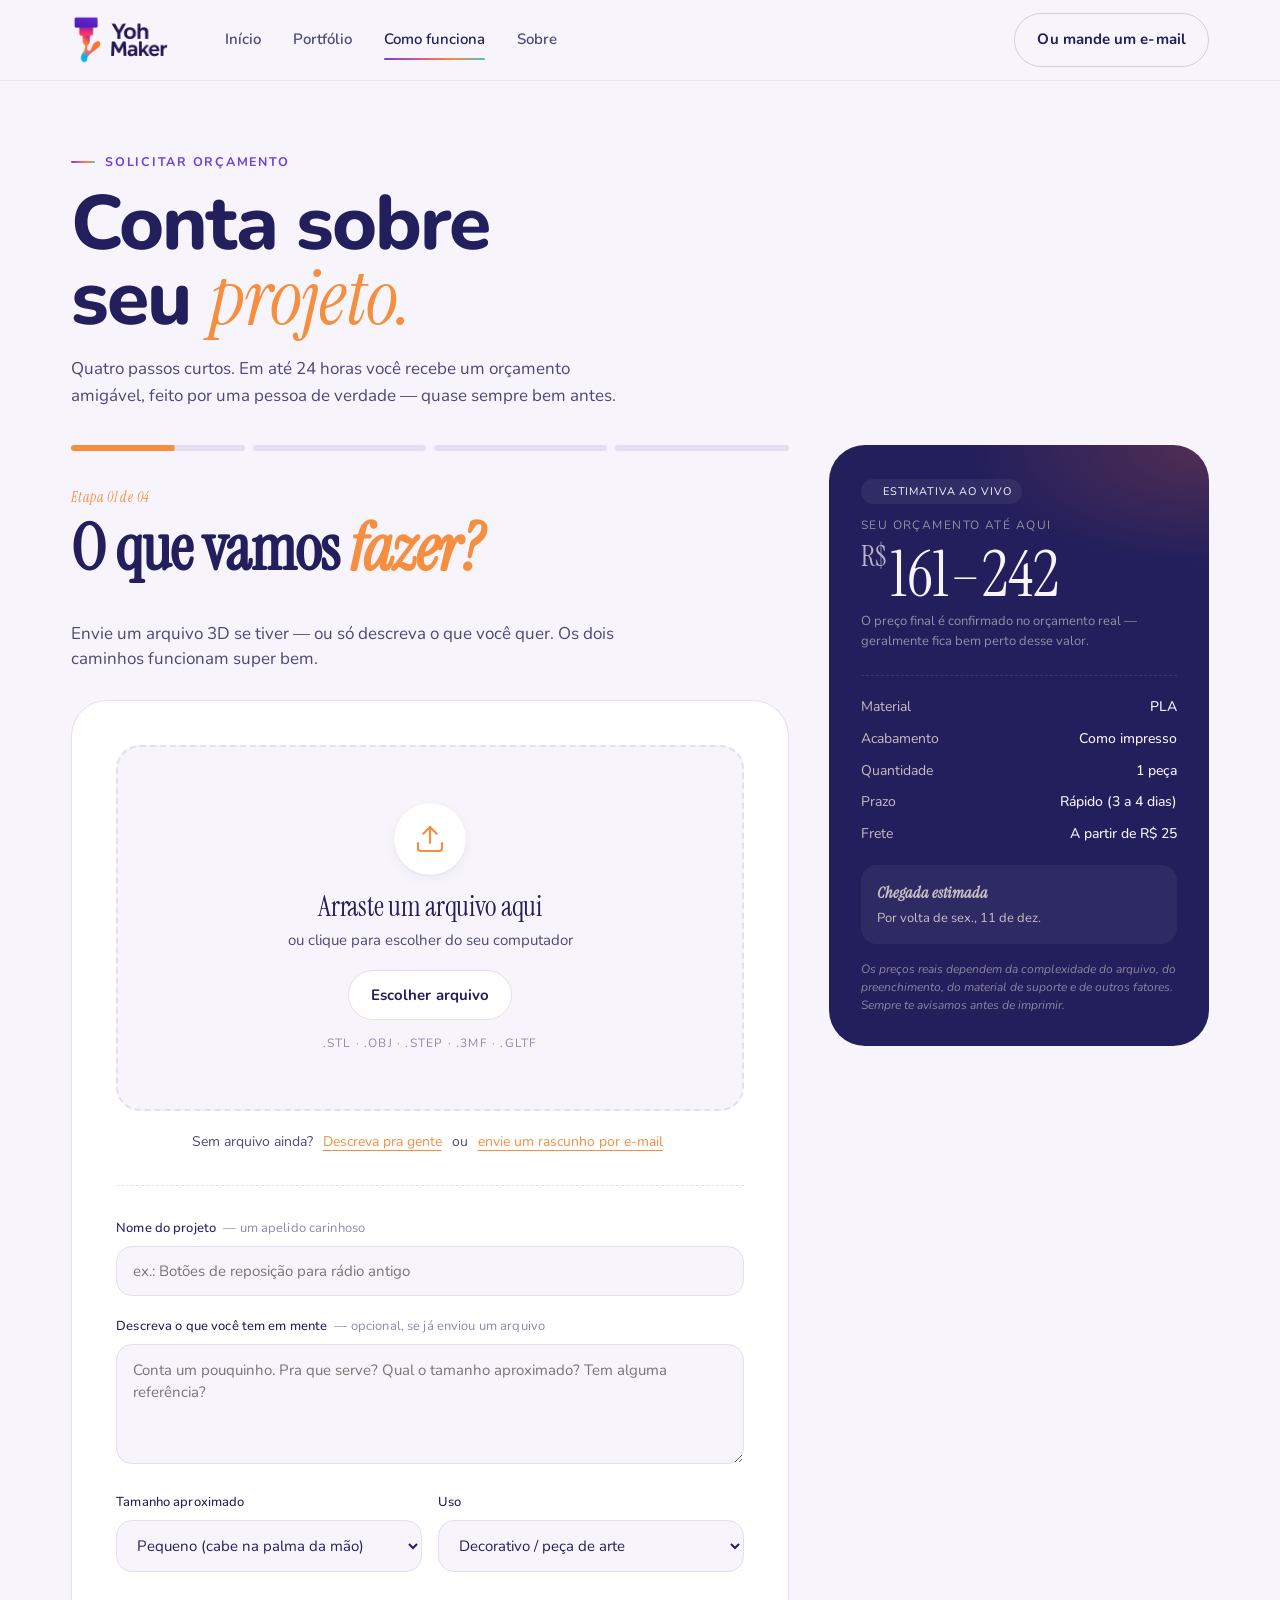
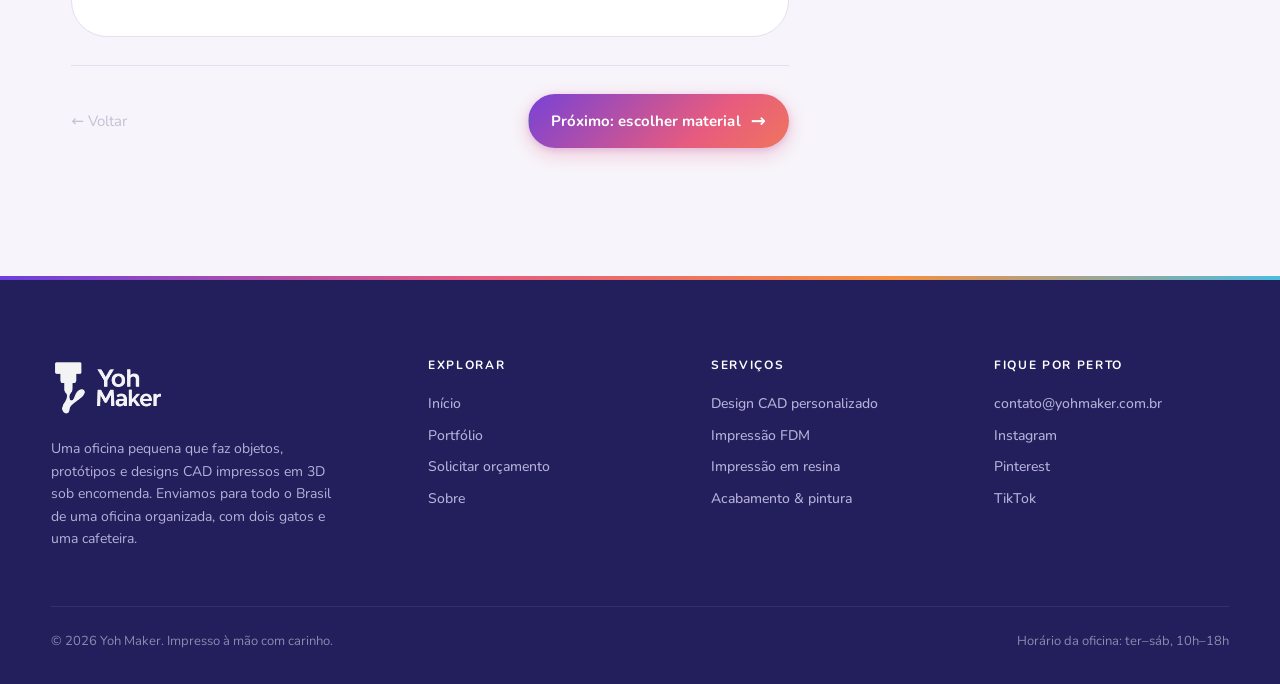
<file: quote.html>
<!doctype html>
<html lang="pt-BR">
<head>
<meta charset="utf-8">
<meta name="viewport" content="width=device-width, initial-scale=1">
<title>Solicitar orçamento — Yoh Maker</title>
<link rel="stylesheet" href="styles.css">
<style>
  body { background: var(--bg); }

  .quote-page {
    padding-block: clamp(40px, 5vw, 72px) clamp(80px, 10vw, 140px);
  }
  .q-grid {
    display: grid;
    grid-template-columns: 1fr 380px;
    gap: 40px;
    align-items: start;
  }

  /* progress bar */
  .stepper {
    display: flex;
    gap: 8px;
    margin-bottom: 36px;
  }
  .stepper .dot {
    flex: 1;
    height: 6px;
    background: var(--line);
    border-radius: 999px;
    overflow: hidden;
    position: relative;
  }
  .stepper .dot.done { background: var(--accent); }
  .stepper .dot.active { background: var(--line); }
  .stepper .dot.active::after {
    content: "";
    position: absolute; inset: 0;
    background: var(--accent);
    border-radius: 999px;
    animation: fillBar 0.6s ease forwards;
    transform-origin: left;
  }
  @keyframes fillBar { from { transform: scaleX(0);} to { transform: scaleX(0.6);} }

  .step-meta {
    display: flex; justify-content: space-between; align-items: end;
    margin-bottom: 28px;
  }
  .step-num {
    font-family: var(--serif);
    font-style: italic;
    font-size: 14px;
    color: var(--accent);
    letter-spacing: 0.05em;
  }
  .step-title {
    font-family: var(--serif);
    font-size: clamp(40px, 5vw, 64px);
    line-height: 1;
    letter-spacing: -0.015em;
    margin: 8px 0 12px;
  }
  .step-title .acc { color: var(--accent); font-style: italic; }
  .step-sub {
    color: var(--ink-soft);
    max-width: 56ch;
    font-size: 17px;
    line-height: 1.5;
  }

  /* main panel */
  .q-panel {
    background: var(--paper);
    border-radius: var(--r-xl);
    border: 1px solid var(--line);
    padding: clamp(28px, 4vw, 44px);
    margin-top: 8px;
  }

  /* upload area */
  .uploader {
    border: 2px dashed var(--line);
    background: var(--bg);
    border-radius: var(--r-lg);
    padding: 56px 32px;
    text-align: center;
    transition: all .2s;
    cursor: pointer;
  }
  .uploader:hover, .uploader.drag {
    border-color: var(--accent);
    background: rgba(227,93,58,0.04);
  }
  .uploader .ico {
    width: 72px; height: 72px;
    border-radius: 50%;
    background: var(--paper);
    display: grid; place-items: center;
    margin: 0 auto 18px;
    color: var(--accent);
    box-shadow: var(--shadow-sm);
  }
  .uploader h4 {
    font-family: var(--serif);
    font-size: 28px;
    font-weight: 400;
    color: var(--ink);
    margin-bottom: 8px;
  }
  .uploader p {
    color: var(--ink-soft);
    font-size: 15px;
    margin-bottom: 18px;
  }
  .uploader .formats {
    font-size: 12px;
    color: var(--muted);
    text-transform: uppercase;
    letter-spacing: 0.1em;
    margin-top: 14px;
  }

  /* alternative options */
  .alt-options {
    margin-top: 20px;
    text-align: center;
    color: var(--ink-soft);
    font-size: 14px;
  }
  .alt-options a { color: var(--accent); text-decoration: underline; text-underline-offset: 4px; margin: 0 6px; }

  /* file list */
  .file-list { margin-top: 20px; }
  .file-row {
    display: flex; align-items: center; gap: 14px;
    background: var(--bg);
    padding: 14px 18px;
    border-radius: var(--r-md);
    margin-bottom: 8px;
  }
  .file-row .file-ico {
    width: 40px; height: 40px;
    border-radius: 8px;
    background: var(--accent);
    color: white;
    display: grid; place-items: center;
    font-family: var(--serif);
    font-style: italic;
    font-size: 14px;
  }
  .file-row .file-info { flex: 1; min-width: 0; }
  .file-row .file-info strong { display: block; font-size: 15px; }
  .file-row .file-info span { font-size: 12px; color: var(--muted); }
  .file-row .file-rm {
    background: none; border: 0;
    color: var(--muted);
    cursor: pointer;
    padding: 8px;
    border-radius: 8px;
  }
  .file-row .file-rm:hover { color: var(--accent); background: rgba(227,93,58,0.1); }

  /* describe textarea */
  .field { margin-bottom: 20px; }
  .field label {
    display: block;
    font-size: 13px;
    font-weight: 500;
    color: var(--ink);
    margin-bottom: 8px;
    letter-spacing: 0.01em;
  }
  .field label .opt { color: var(--muted); font-weight: 400; margin-left: 4px; }
  .field input[type="text"], .field input[type="email"], .field input[type="number"], .field textarea, .field select {
    width: 100%;
    padding: 14px 16px;
    border: 1px solid var(--line);
    border-radius: var(--r-md);
    background: var(--bg);
    font-family: var(--sans);
    font-size: 15px;
    color: var(--ink);
    transition: border-color .15s;
  }
  .field input:focus, .field textarea:focus, .field select:focus {
    outline: none;
    border-color: var(--accent);
    background: var(--paper);
  }
  .field textarea { resize: vertical; min-height: 120px; line-height: 1.5; }
  .field-row { display: grid; grid-template-columns: 1fr 1fr; gap: 16px; }

  /* material picker */
  .mat-picker {
    display: grid;
    grid-template-columns: repeat(4, 1fr);
    gap: 12px;
  }
  .mat-pick {
    border: 2px solid var(--line);
    border-radius: var(--r-md);
    padding: 18px 14px;
    background: var(--paper);
    cursor: pointer;
    text-align: center;
    transition: all .18s;
    font-family: inherit;
  }
  .mat-pick:hover { border-color: var(--ink-soft); }
  .mat-pick.selected {
    border-color: var(--accent);
    background: rgba(227,93,58,0.05);
  }
  .mat-pick .swatch {
    width: 44px; height: 44px;
    border-radius: 50%;
    margin: 0 auto 12px;
    box-shadow: inset 0 -6px 12px rgba(0,0,0,0.2), inset 0 4px 8px rgba(255,255,255,0.4);
  }
  .mat-pick strong {
    display: block;
    font-size: 14px;
    color: var(--ink);
  }
  .mat-pick span {
    display: block;
    font-size: 11.5px;
    color: var(--muted);
    margin-top: 4px;
  }

  /* finish radio cards */
  .finish-grid {
    display: grid;
    grid-template-columns: repeat(3, 1fr);
    gap: 12px;
  }
  .finish-card {
    border: 2px solid var(--line);
    border-radius: var(--r-md);
    padding: 18px;
    background: var(--paper);
    cursor: pointer;
    transition: all .18s;
  }
  .finish-card:hover { border-color: var(--ink-soft); }
  .finish-card.selected {
    border-color: var(--accent);
    background: rgba(227,93,58,0.05);
  }
  .finish-card strong { font-size: 15px; display: block; margin-bottom: 4px; }
  .finish-card span { font-size: 12px; color: var(--muted); }
  .finish-card .price { font-family: var(--serif); font-size: 18px; color: var(--accent); margin-top: 8px; display: block; font-style: italic; }

  /* sidebar — live quote */
  .quote-side {
    position: sticky;
    top: 100px;
    background: var(--ink);
    color: var(--bg);
    border-radius: var(--r-xl);
    padding: 32px;
    overflow: hidden;
    isolation: isolate;
  }
  .quote-side::before {
    content: "";
    position: absolute;
    inset: 0;
    background: radial-gradient(400px 200px at 100% 0%, rgba(227,93,58,0.25), transparent 60%);
    z-index: -1;
  }
  .quote-side .label {
    font-size: 12px;
    text-transform: uppercase;
    letter-spacing: 0.12em;
    color: rgba(243,236,223,0.55);
    margin-bottom: 8px;
  }
  .quote-side .live {
    display: inline-flex; align-items: center; gap: 6px;
    font-size: 11px;
    background: rgba(255,255,255,0.06);
    padding: 4px 10px;
    border-radius: 999px;
    color: var(--butter);
    margin-bottom: 12px;
    letter-spacing: 0.08em;
    text-transform: uppercase;
  }
  .quote-side .live .pulse {
    width: 6px; height: 6px;
    background: var(--butter);
    border-radius: 50%;
    box-shadow: 0 0 0 0 rgba(244,207,107,0.6);
    animation: pulse 1.6s infinite;
  }
  @keyframes pulse {
    0% { box-shadow: 0 0 0 0 rgba(244,207,107,0.7); }
    70% { box-shadow: 0 0 0 8px rgba(244,207,107,0); }
    100% { box-shadow: 0 0 0 0 rgba(244,207,107,0); }
  }
  .quote-side .total {
    font-family: var(--serif);
    font-size: 64px;
    line-height: 1;
    margin: 8px 0 4px;
    color: var(--bg);
  }
  .quote-side .total .currency { font-size: 28px; vertical-align: top; opacity: 0.7; margin-right: 4px; }
  .quote-side .estim {
    font-size: 13px;
    color: rgba(243,236,223,0.55);
    margin-bottom: 24px;
  }
  .quote-side hr {
    border: 0;
    border-top: 1px dashed rgba(255,255,255,0.12);
    margin: 20px 0;
  }
  .quote-side .breakdown {
    list-style: none;
    padding: 0; margin: 0;
    display: grid; gap: 10px;
    font-size: 14px;
  }
  .quote-side .breakdown li {
    display: flex; justify-content: space-between;
    color: rgba(243,236,223,0.78);
  }
  .quote-side .breakdown li strong {
    font-weight: 500;
    color: var(--bg);
  }
  .quote-side .breakdown li .em {
    color: var(--muted);
    font-style: italic;
    font-family: var(--serif);
    font-size: 13px;
  }
  .quote-side .turnaround {
    margin-top: 20px;
    padding: 16px;
    border-radius: var(--r-md);
    background: rgba(255,255,255,0.05);
    font-size: 13px;
    color: rgba(243,236,223,0.78);
    line-height: 1.5;
  }
  .quote-side .turnaround strong { color: var(--butter); display: block; font-size: 16px; font-family: var(--serif); margin-bottom: 4px; font-style: italic; }
  .quote-side .small {
    font-size: 12px;
    color: rgba(243,236,223,0.5);
    line-height: 1.5;
    margin-top: 16px;
    font-style: italic;
  }

  /* nav buttons */
  .step-nav {
    display: flex;
    justify-content: space-between;
    margin-top: 28px;
    padding-top: 28px;
    border-top: 1px solid var(--line);
  }
  .step-nav .back { background: transparent; color: var(--ink-soft); border: 0; cursor: pointer; padding: 14px 0; font-family: inherit; font-size: 15px; display: flex; align-items: center; gap: 8px; }
  .step-nav .back:hover { color: var(--ink); }

  /* step view toggling */
  .step-view { display: none; }
  .step-view.active { display: block; }

  /* qty */
  .qty-row {
    display: flex;
    align-items: center;
    gap: 16px;
  }
  .qty-input {
    display: flex;
    align-items: center;
    border: 1px solid var(--line);
    border-radius: var(--r-md);
    background: var(--paper);
    overflow: hidden;
  }
  .qty-input button {
    width: 48px; height: 48px;
    background: transparent;
    border: 0;
    font-size: 20px;
    color: var(--ink);
    cursor: pointer;
  }
  .qty-input button:hover { background: var(--bg); }
  .qty-input input {
    width: 80px; height: 48px;
    border: 0;
    text-align: center;
    background: var(--paper);
    font-family: var(--serif);
    font-size: 24px;
    color: var(--ink);
  }
  .qty-input input:focus { outline: none; }
  .qty-row .savings {
    font-size: 13px;
    color: var(--sage);
    background: var(--sage-soft);
    padding: 8px 14px;
    border-radius: 999px;
  }
  .qty-row .savings strong { font-style: italic; font-family: var(--serif); }

  /* success */
  .success-card {
    text-align: center;
    padding: 40px 20px;
  }
  .success-card .check {
    width: 88px; height: 88px;
    border-radius: 50%;
    background: var(--sage-soft);
    color: var(--sage);
    display: grid; place-items: center;
    margin: 0 auto 28px;
  }
  .success-card h2 {
    font-size: 48px;
    margin-bottom: 16px;
  }
  .success-card h2 .acc { color: var(--accent); font-style: italic; }
  .success-card p {
    color: var(--ink-soft);
    max-width: 50ch;
    margin: 0 auto 28px;
    font-size: 17px;
  }
  .success-summary {
    background: var(--bg);
    border-radius: var(--r-md);
    padding: 24px;
    text-align: left;
    max-width: 480px;
    margin: 0 auto 28px;
  }
  .success-summary .ref {
    font-family: var(--serif);
    font-style: italic;
    font-size: 18px;
    color: var(--accent);
    margin-bottom: 12px;
  }
  .success-summary ul { list-style: none; padding: 0; margin: 0; display: grid; gap: 8px; font-size: 14px; }
  .success-summary li { display: flex; justify-content: space-between; }
  .success-summary li span { color: var(--ink-soft); }
  .success-summary li strong { font-weight: 500; }

  @media (max-width: 980px) {
    .q-grid { grid-template-columns: 1fr; }
    .quote-side { position: static; }
    .mat-picker { grid-template-columns: repeat(2, 1fr); }
    .finish-grid { grid-template-columns: 1fr; }
    .field-row { grid-template-columns: 1fr; }
  }
</style>
</head>
<body>

<!-- =================== TOP NAV =================== -->
<nav class="topnav">
  <div class="inner">
    <a href="index.html" class="brand">
      <img src="assets/yoh-maker-logo-horiz.png" alt="Yoh Maker">
    </a>
    <div class="nav-links">
      <a href="index.html">Início</a>
      <a href="portfolio.html">Portfólio</a>
      <a href="quote.html" class="active">Como funciona</a>
      <a href="about.html">Sobre</a>
    </div>
    <div class="nav-cta">
      <a href="mailto:contato@yohmaker.com.br" class="btn btn-ghost">Ou mande um e-mail</a>
    </div>
    <button class="nav-toggle" id="navToggle" aria-label="Abrir menu" aria-expanded="false">
      <svg class="ico-open" viewBox="0 0 24 24" fill="none" stroke="currentColor" stroke-width="2" stroke-linecap="round"><path d="M4 7h16M4 12h16M4 17h16"/></svg>
      <svg class="ico-close" viewBox="0 0 24 24" fill="none" stroke="currentColor" stroke-width="2" stroke-linecap="round"><path d="M6 6l12 12M18 6L6 18"/></svg>
    </button>
  </div>
</nav>

<!-- mobile nav drawer -->
<div class="nav-drawer" id="navDrawer">
  <a href="index.html">Início</a>
  <a href="portfolio.html">Portfólio</a>
  <a href="quote.html" class="active">Como funciona</a>
  <a href="about.html">Sobre</a>
  <a href="mailto:contato@yohmaker.com.br" class="btn btn-accent btn-arrow">Ou mande um e-mail</a>
</div>

<main class="quote-page">
  <div class="wrap">

    <!-- header -->
    <div style="margin-bottom: 36px;">
      <span class="eyebrow">Solicitar orçamento</span>
      <h1 style="font-size: clamp(48px, 6vw, 88px); margin-top: 14px; line-height: 0.98;">Conta sobre<br>seu <span class="serif italic" style="color: var(--accent);">projeto.</span></h1>
      <p class="lede" style="margin-top: 20px;">Quatro passos curtos. Em até 24 horas você recebe um orçamento amigável, feito por uma pessoa de verdade &mdash; quase sempre bem antes.</p>
    </div>

    <!-- two-column layout -->
    <div class="q-grid">
      <div>
        <!-- progress -->
        <div class="stepper" id="stepper">
          <div class="dot active"></div>
          <div class="dot"></div>
          <div class="dot"></div>
          <div class="dot"></div>
        </div>

        <!-- ============== STEP 1: about the project ============== -->
        <div class="step-view active" data-step="1">
          <div class="step-meta">
            <div>
              <div class="step-num">Etapa 01 de 04</div>
              <h2 class="step-title">O que vamos <span class="acc">fazer?</span></h2>
            </div>
          </div>
          <p class="step-sub" style="margin-bottom: 28px;">Envie um arquivo 3D se tiver &mdash; ou só descreva o que você quer. Os dois caminhos funcionam super bem.</p>

          <div class="q-panel">
            <!-- uploader -->
            <div class="uploader" id="uploader">
              <div class="ico">
                <svg width="32" height="32" viewBox="0 0 24 24" fill="none" stroke="currentColor" stroke-width="1.6" stroke-linecap="round" stroke-linejoin="round">
                  <path d="M21 15v4a2 2 0 0 1-2 2H5a2 2 0 0 1-2-2v-4"/>
                  <polyline points="17 8 12 3 7 8"/>
                  <line x1="12" y1="3" x2="12" y2="15"/>
                </svg>
              </div>
              <h4>Arraste um arquivo aqui</h4>
              <p>ou clique para escolher do seu computador</p>
              <button class="btn btn-light" type="button" onclick="addSampleFile(event)">Escolher arquivo</button>
              <div class="formats">.stl &middot; .obj &middot; .step &middot; .3mf &middot; .gltf</div>
            </div>

            <div class="file-list" id="fileList"></div>

            <div class="alt-options">
              Sem arquivo ainda? <a href="#" onclick="event.preventDefault(); document.getElementById('describe').focus();">Descreva pra gente</a> ou <a href="mailto:contato@yohmaker.com.br">envie um rascunho por e-mail</a>
            </div>

            <hr style="border: 0; border-top: 1px dashed var(--line); margin: 32px 0;">

            <div class="field">
              <label>Nome do projeto <span class="opt">— um apelido carinhoso</span></label>
              <input type="text" placeholder="ex.: Botões de reposição para rádio antigo" value="">
            </div>

            <div class="field">
              <label for="describe">Descreva o que você tem em mente <span class="opt">— opcional, se já enviou um arquivo</span></label>
              <textarea id="describe" placeholder="Conta um pouquinho. Pra que serve? Qual o tamanho aproximado? Tem alguma referência?"></textarea>
            </div>

            <div class="field-row">
              <div class="field">
                <label>Tamanho aproximado</label>
                <select>
                  <option>Pequeno (cabe na palma da mão)</option>
                  <option>Médio (caixa de sapato)</option>
                  <option>Grande (micro-ondas)</option>
                  <option>Ainda não sei</option>
                </select>
              </div>
              <div class="field">
                <label>Uso</label>
                <select id="useCase">
                  <option>Decorativo / peça de arte</option>
                  <option>Funcional / uso diário</option>
                  <option>Protótipo / engenharia</option>
                  <option>Peça de reposição</option>
                  <option>Miniatura / display</option>
                  <option>Outro</option>
                </select>
              </div>
            </div>
          </div>

          <div class="step-nav">
            <button class="back" disabled style="opacity: 0.3;">&larr; Voltar</button>
            <button class="btn btn-accent btn-arrow" onclick="goStep(2)">Próximo: escolher material</button>
          </div>
        </div>

        <!-- ============== STEP 2: material ============== -->
        <div class="step-view" data-step="2">
          <div class="step-meta">
            <div>
              <div class="step-num">Etapa 02 de 04</div>
              <h2 class="step-title">Escolha um <span class="acc">material.</span></h2>
            </div>
          </div>
          <p class="step-sub" style="margin-bottom: 28px;">Na dúvida? Escolha o que parecer mais próximo &mdash; se houver opção melhor, indicamos no seu orçamento.</p>

          <div class="q-panel">
            <h4 style="font-family: var(--sans); font-size: 13px; text-transform: uppercase; letter-spacing: 0.12em; color: var(--muted); margin-bottom: 16px;">Material</h4>
            <div class="mat-picker" id="matPicker">
              <button type="button" class="mat-pick selected" data-mat="PLA" data-mult="1">
                <div class="swatch" style="background: #e35d3a;"></div>
                <strong>PLA</strong>
                <span>Fácil &middot; Uso interno</span>
              </button>
              <button type="button" class="mat-pick" data-mat="PETG" data-mult="1.25">
                <div class="swatch" style="background: #3a5a45;"></div>
                <strong>PETG</strong>
                <span>Resistente &middot; Externo</span>
              </button>
              <button type="button" class="mat-pick" data-mat="ABS" data-mult="1.4">
                <div class="swatch" style="background: #8a8a8a;"></div>
                <strong>ABS</strong>
                <span>Forte &middot; Aguenta calor</span>
              </button>
              <button type="button" class="mat-pick" data-mat="TPU" data-mult="1.6">
                <div class="swatch" style="background: #1c1814;"></div>
                <strong>TPU</strong>
                <span>Flexível &middot; Aderente</span>
              </button>
              <button type="button" class="mat-pick" data-mat="Resina" data-mult="2.1">
                <div class="swatch" style="background: linear-gradient(135deg, #b88aa6, #5b3a4f);"></div>
                <strong>Resina</strong>
                <span>Detalhado &middot; Display</span>
              </button>
              <button type="button" class="mat-pick" data-mat="Madeira" data-mult="1.7">
                <div class="swatch" style="background: #c9a880;"></div>
                <strong>Madeira</strong>
                <span>Especial</span>
              </button>
              <button type="button" class="mat-pick" data-mat="Metal" data-mult="2.4">
                <div class="swatch" style="background: linear-gradient(135deg, #d8d8d8, #888);"></div>
                <strong>Metal</strong>
                <span>Especial</span>
              </button>
              <button type="button" class="mat-pick" data-mat="PLA Glow" data-mult="1.5">
                <div class="swatch" style="background: linear-gradient(135deg, #8effc1, #21d181);"></div>
                <strong>PLA Glow</strong>
                <span>Especial</span>
              </button>
            </div>

            <h4 style="font-family: var(--sans); font-size: 13px; text-transform: uppercase; letter-spacing: 0.12em; color: var(--muted); margin: 32px 0 16px;">Acabamento &amp; pós-processamento</h4>
            <div class="finish-grid" id="finishGrid">
              <button type="button" class="finish-card selected" data-finish="Como impresso" data-add="0">
                <strong>Como impresso</strong>
                <span>Direto da impressora, com linhas de camada visíveis</span>
                <span class="price">Incluso</span>
              </button>
              <button type="button" class="finish-card" data-finish="Lixado" data-add="60">
                <strong>Lixado</strong>
                <span>Lixado à mão, pronto para pintar ou usar</span>
                <span class="price">+R$ 60 / peça</span>
              </button>
              <button type="button" class="finish-card" data-finish="Pintado" data-add="140">
                <strong>Pintado</strong>
                <span>Com primer e pintura na cor que você escolher</span>
                <span class="price">+R$ 140 / peça</span>
              </button>
            </div>

            <div class="field" style="margin-top: 32px;">
              <label>Cor personalizada <span class="opt">— opcional</span></label>
              <input type="text" placeholder="ex.: Verde sálvia fosco. Pantone 5535, se você tiver.">
            </div>
          </div>

          <div class="step-nav">
            <button class="back" onclick="goStep(1)">&larr; Voltar</button>
            <button class="btn btn-accent btn-arrow" onclick="goStep(3)">Próximo: quantidade</button>
          </div>
        </div>

        <!-- ============== STEP 3: quantity & timeline ============== -->
        <div class="step-view" data-step="3">
          <div class="step-meta">
            <div>
              <div class="step-num">Etapa 03 de 04</div>
              <h2 class="step-title">Quantas peças,<br>e <span class="acc">pra quando?</span></h2>
            </div>
          </div>
          <p class="step-sub" style="margin-bottom: 28px;">Lotes maiores ganham desconto amigável. Sempre passamos o prazo mais rápido com sinceridade.</p>

          <div class="q-panel">
            <div class="field">
              <label>Quantas peças?</label>
              <div class="qty-row">
                <div class="qty-input">
                  <button type="button" onclick="changeQty(-1)">&minus;</button>
                  <input type="number" id="qty" value="1" min="1">
                  <button type="button" onclick="changeQty(1)">+</button>
                </div>
                <span class="savings" id="savings" style="display: none;">
                  <strong>Desconto por lote</strong> aplicado
                </span>
              </div>
            </div>

            <div class="field" style="margin-top: 28px;">
              <label>Quando você precisa?</label>
              <div class="finish-grid">
                <button type="button" class="finish-card" data-time="standard" data-add="0" onclick="pickTime(this, 0, 'Standard')">
                  <strong>Padrão</strong>
                  <span>Pronto em 5 a 7 dias úteis</span>
                  <span class="price">Incluso</span>
                </button>
                <button type="button" class="finish-card selected" data-time="quick" data-add="0" onclick="pickTime(this, 0, 'Quick')">
                  <strong>Rápido</strong>
                  <span>Pronto em 3 a 4 dias úteis</span>
                  <span class="price">+15%</span>
                </button>
                <button type="button" class="finish-card" data-time="rush" data-add="0" onclick="pickTime(this, 0, 'Rush')">
                  <strong>Expresso</strong>
                  <span>Pronto em 1 a 2 dias úteis</span>
                  <span class="price">+40%</span>
                </button>
              </div>
            </div>

            <div class="field" style="margin-top: 28px;">
              <label>Entrega</label>
              <div class="finish-grid" style="grid-template-columns: 1fr 1fr;">
                <button type="button" class="finish-card selected" onclick="this.parentElement.querySelectorAll('.finish-card').forEach(c=>c.classList.remove('selected'));this.classList.add('selected')">
                  <strong>Envio para todo o Brasil</strong>
                  <span>Com rastreio, 2 a 5 dias. Para qualquer canto do país.</span>
                  <span class="price">A partir de R$ 25</span>
                </button>
                <button type="button" class="finish-card" onclick="this.parentElement.querySelectorAll('.finish-card').forEach(c=>c.classList.remove('selected'));this.classList.add('selected')">
                  <strong>Retirada local</strong>
                  <span>Gratuita. Na oficina, de terça a sábado.</span>
                  <span class="price">Grátis</span>
                </button>
              </div>
            </div>
          </div>

          <div class="step-nav">
            <button class="back" onclick="goStep(2)">&larr; Voltar</button>
            <button class="btn btn-accent btn-arrow" onclick="goStep(4)">Próximo: contato</button>
          </div>
        </div>

        <!-- ============== STEP 4: contact ============== -->
        <div class="step-view" data-step="4">
          <div class="step-meta">
            <div>
              <div class="step-num">Etapa 04 de 04</div>
              <h2 class="step-title">Como podemos <span class="acc">falar com você?</span></h2>
            </div>
          </div>
          <p class="step-sub" style="margin-bottom: 28px;">O Yoh lê pessoalmente e responde em até 24 horas, geralmente bem antes.</p>

          <div class="q-panel">
            <div class="field-row">
              <div class="field">
                <label>Seu nome</label>
                <input type="text" placeholder="Nome e sobrenome">
              </div>
              <div class="field">
                <label>E-mail</label>
                <input type="email" placeholder="voce@exemplo.com">
              </div>
            </div>

            <div class="field-row">
              <div class="field">
                <label>Telefone <span class="opt">— opcional</span></label>
                <input type="text" placeholder="(11) 91234-5678">
              </div>
              <div class="field">
                <label>Como prefere ser contatado</label>
                <select>
                  <option>E-mail</option>
                  <option>Ligação</option>
                  <option>WhatsApp</option>
                </select>
              </div>
            </div>

            <div class="field">
              <label>Mais alguma coisa que devemos saber? <span class="opt">— opcional</span></label>
              <textarea placeholder="Faixa de orçamento, prazo, contexto &mdash; o que ajudar a gente a entender."></textarea>
            </div>

            <div class="field" style="margin-top: 8px;">
              <label style="display: flex; gap: 12px; align-items: flex-start; font-weight: 400; color: var(--ink-soft); cursor: pointer;">
                <input type="checkbox" checked style="margin-top: 4px;">
                <span style="font-size: 14px; line-height: 1.5;">Quero receber novidades sobre materiais e projetos finalizados de vez em quando. Sem spam &mdash; só conteúdo bom, no máximo uma vez por mês.</span>
              </label>
            </div>
          </div>

          <div class="step-nav">
            <button class="back" onclick="goStep(3)">&larr; Voltar</button>
            <button class="btn btn-accent btn-arrow" onclick="submitQuote()">Enviar pedido de orçamento</button>
          </div>
        </div>

        <!-- ============== SUCCESS ============== -->
        <div class="step-view" data-step="5">
          <div class="q-panel success-card">
            <div class="check">
              <svg width="40" height="40" viewBox="0 0 24 24" fill="none" stroke="currentColor" stroke-width="2.5" stroke-linecap="round"><path d="M5 12l5 5L20 7"/></svg>
            </div>
            <h2>Recebemos &mdash; <span class="acc">obrigado!</span></h2>
            <p>O Yoh já está com seu pedido e preparando um cafezinho pra olhar com calma. Espere uma resposta amigável no e-mail que você informou em até 24 horas.</p>

            <div class="success-summary">
              <div class="ref">Protocolo&nbsp;&middot;&nbsp;YM-2026-0742</div>
              <ul>
                <li><span>Projeto</span><strong id="sumProject">Impressão 3D personalizada</strong></li>
                <li><span>Material</span><strong id="sumMat">PLA</strong></li>
                <li><span>Acabamento</span><strong id="sumFinish">Como impresso</strong></li>
                <li><span>Quantidade</span><strong id="sumQty">1</strong></li>
                <li><span>Estimativa</span><strong id="sumEst">R$ 140&ndash;R$ 210</strong></li>
              </ul>
            </div>

            <div class="ctas" style="display: flex; gap: 12px; justify-content: center; flex-wrap: wrap;">
              <a href="portfolio.html" class="btn btn-light">Ver o portfólio</a>
              <a href="index.html" class="btn btn-accent btn-arrow">Voltar para o início</a>
            </div>
          </div>
        </div>
      </div>

      <!-- ============== LIVE QUOTE SIDEBAR ============== -->
      <aside class="quote-side" id="quoteSide">
        <span class="live"><span class="pulse"></span> Estimativa ao vivo</span>
        <div class="label">Seu orçamento até aqui</div>
        <div class="total">
          <span class="currency">R$</span><span id="lowEst">140</span>&ndash;<span id="highEst">210</span>
        </div>
        <div class="estim">O preço final é confirmado no orçamento real &mdash; geralmente fica bem perto desse valor.</div>

        <hr>

        <ul class="breakdown" id="breakdown">
          <li><span>Material</span><strong id="bMat">PLA</strong></li>
          <li><span>Acabamento</span><strong id="bFinish">Como impresso</strong></li>
          <li><span>Quantidade</span><strong id="bQty">1 peça</strong></li>
          <li><span>Prazo</span><strong id="bTime">Rápido (3 a 4 dias)</strong></li>
          <li><span>Frete</span><strong>A partir de R$ 25</strong></li>
        </ul>

        <div class="turnaround">
          <strong>Chegada estimada</strong>
          <span id="arrival">Por volta de ter, 19/mai</span>
        </div>

        <p class="small">Os preços reais dependem da complexidade do arquivo, do preenchimento, do material de suporte e de outros fatores. Sempre te avisamos antes de imprimir.</p>
      </aside>
    </div>
  </div>
</main>

<!-- =================== FOOTER =================== -->
<footer class="site">
  <div class="inner">
    <div>
      <div class="footer-brand"><img src="assets/yoh-maker-logo-horiz.png" alt="Yoh Maker"></div>
      <p class="blurb">Uma oficina pequena que faz objetos, protótipos e designs CAD impressos em 3D sob encomenda. Enviamos para todo o Brasil de uma oficina organizada, com dois gatos e uma cafeteira.</p>
    </div>
    <div>
      <h5>Explorar</h5>
      <ul>
        <li><a href="index.html">Início</a></li>
        <li><a href="portfolio.html">Portfólio</a></li>
        <li><a href="quote.html">Solicitar orçamento</a></li>
        <li><a href="about.html">Sobre</a></li>
      </ul>
    </div>
    <div>
      <h5>Serviços</h5>
      <ul>
        <li><a href="quote.html">Design CAD personalizado</a></li>
        <li><a href="quote.html">Impressão FDM</a></li>
        <li><a href="quote.html">Impressão em resina</a></li>
        <li><a href="quote.html">Acabamento &amp; pintura</a></li>
      </ul>
    </div>
    <div>
      <h5>Fique por perto</h5>
      <ul>
        <li><a href="mailto:contato@yohmaker.com.br">contato@yohmaker.com.br</a></li>
        <li><a href="#">Instagram</a></li>
        <li><a href="#">Pinterest</a></li>
        <li><a href="#">TikTok</a></li>
      </ul>
    </div>
  </div>
  <div class="legal">
    <span>&copy; 2026 Yoh Maker. Impresso à mão com carinho.</span>
    <span>Horário da oficina: ter&ndash;sáb, 10h&ndash;18h</span>
  </div>
</footer>

<script>
  // ===== Quote state =====
  const state = {
    step: 1,
    base: 140,           // base low estimate R$
    matMult: 1,
    matName: "PLA",
    finishAdd: 0,
    finishName: "Como impresso",
    qty: 1,
    timeMult: 1.15,
    timeName: "Rápido (3 a 4 dias)"
  };

  // ===== Step navigation =====
  function goStep(n) {
    state.step = n;
    document.querySelectorAll('.step-view').forEach(v => v.classList.remove('active'));
    const next = document.querySelector(`.step-view[data-step="${n}"]`);
    if (next) next.classList.add('active');

    // stepper
    document.querySelectorAll('#stepper .dot').forEach((d, i) => {
      d.classList.remove('active', 'done');
      if (i + 1 < n) d.classList.add('done');
      else if (i + 1 === n) d.classList.add('active');
    });

    // hide sidebar at success
    document.getElementById('quoteSide').style.display = n === 5 ? 'none' : '';
    window.scrollTo({ top: 0, behavior: 'smooth' });
  }

  // ===== File upload mock =====
  function addSampleFile(e) {
    e.stopPropagation();
    const list = document.getElementById('fileList');
    if (list.children.length > 0) return;
    list.innerHTML = `
      <div class="file-row">
        <div class="file-ico">stl</div>
        <div class="file-info">
          <strong>meu_modelo_v3.stl</strong>
          <span>2,4 MB &middot; 18.420 triângulos &middot; pronto para orçamento</span>
        </div>
        <button class="file-rm" onclick="this.closest('.file-row').remove()">
          <svg width="18" height="18" viewBox="0 0 24 24" fill="none" stroke="currentColor" stroke-width="2"><path d="M18 6L6 18M6 6l12 12"/></svg>
        </button>
      </div>
    `;
  }
  // drag visuals
  const up = document.getElementById('uploader');
  ['dragenter','dragover'].forEach(ev => up.addEventListener(ev, e => { e.preventDefault(); up.classList.add('drag'); }));
  ['dragleave','drop'].forEach(ev => up.addEventListener(ev, e => { e.preventDefault(); up.classList.remove('drag'); }));
  up.addEventListener('drop', e => addSampleFile(e));
  up.addEventListener('click', e => { if (!e.target.closest('button')) addSampleFile(e); });

  // ===== Material picker =====
  document.querySelectorAll('#matPicker .mat-pick').forEach(btn => {
    btn.addEventListener('click', () => {
      document.querySelectorAll('#matPicker .mat-pick').forEach(b => b.classList.remove('selected'));
      btn.classList.add('selected');
      state.matMult = parseFloat(btn.dataset.mult);
      state.matName = btn.dataset.mat;
      updateQuote();
    });
  });

  // ===== Finish picker =====
  document.querySelectorAll('#finishGrid .finish-card').forEach(btn => {
    btn.addEventListener('click', () => {
      document.querySelectorAll('#finishGrid .finish-card').forEach(b => b.classList.remove('selected'));
      btn.classList.add('selected');
      state.finishAdd = parseFloat(btn.dataset.add);
      state.finishName = btn.dataset.finish;
      updateQuote();
    });
  });

  // ===== Quantity =====
  function changeQty(delta) {
    const input = document.getElementById('qty');
    let v = parseInt(input.value, 10) + delta;
    if (v < 1) v = 1;
    input.value = v;
    state.qty = v;
    updateQuote();
  }
  document.getElementById('qty').addEventListener('input', e => {
    state.qty = Math.max(1, parseInt(e.target.value || 1, 10));
    updateQuote();
  });

  // ===== Time picker =====
  function pickTime(el, _, name) {
    el.parentElement.querySelectorAll('.finish-card').forEach(c => c.classList.remove('selected'));
    el.classList.add('selected');
    const map = { Standard: 1, Quick: 1.15, Rush: 1.4 };
    state.timeMult = map[name];
    state.timeName = name === 'Standard' ? 'Padrão (5 a 7 dias)' : name === 'Quick' ? 'Rápido (3 a 4 dias)' : 'Expresso (1 a 2 dias)';
    updateQuote();
  }

  // ===== Quote calc =====
  function updateQuote() {
    // batch discount: 1 = 1.0x, 5 = 0.92x, 10 = 0.85x, 25 = 0.78x, 50+ = 0.7x
    let batch = 1;
    if (state.qty >= 50) batch = 0.7;
    else if (state.qty >= 25) batch = 0.78;
    else if (state.qty >= 10) batch = 0.85;
    else if (state.qty >= 5) batch = 0.92;

    const perPartLow = state.base * state.matMult * state.timeMult * batch + state.finishAdd;
    const perPartHigh = perPartLow * 1.5;
    const totalLow = Math.round(perPartLow * state.qty);
    const totalHigh = Math.round(perPartHigh * state.qty);

    document.getElementById('lowEst').textContent = totalLow;
    document.getElementById('highEst').textContent = totalHigh;
    document.getElementById('bMat').textContent = state.matName;
    document.getElementById('bFinish').textContent = state.finishName;
    document.getElementById('bQty').textContent = state.qty + (state.qty === 1 ? ' peça' : ' peças');
    document.getElementById('bTime').textContent = state.timeName;

    document.getElementById('savings').style.display = state.qty >= 5 ? 'inline-block' : 'none';

    // arrival date
    const days = state.timeName.includes('Padrão') ? 7 : state.timeName.includes('Expresso') ? 2 : 4;
    const arrive = new Date(Date.now() + (days + 3) * 86400000);
    const fmt = arrive.toLocaleDateString('pt-BR', { weekday: 'short', month: 'short', day: 'numeric' });
    document.getElementById('arrival').textContent = 'Por volta de ' + fmt;
  }
  updateQuote();

  // ===== Submit =====
  function submitQuote() {
    document.getElementById('sumMat').textContent = state.matName;
    document.getElementById('sumFinish').textContent = state.finishName;
    document.getElementById('sumQty').textContent = state.qty + (state.qty === 1 ? ' peça' : ' peças');
    document.getElementById('sumEst').textContent = 'R$ ' + document.getElementById('lowEst').textContent + '-R$ ' + document.getElementById('highEst').textContent;
    goStep(5);
  }
</script>

<script>
  // mobile nav toggle
  (function(){
    const btn = document.getElementById('navToggle');
    if (!btn) return;
    btn.addEventListener('click', () => {
      document.body.classList.toggle('nav-open');
      const expanded = document.body.classList.contains('nav-open');
      btn.setAttribute('aria-expanded', expanded);
    });
    document.querySelectorAll('#navDrawer a').forEach(a => {
      a.addEventListener('click', () => document.body.classList.remove('nav-open'));
    });
  })();
</script>
</body>
</html>
</file>
<file: styles.css>
/* =========================================================
   Yoh Maker — design system aligned to logo
   Palette: deep indigo + purple→magenta→orange→blue gradient
   Type: rounded sans (Nunito), with serif italic accents
   ========================================================= */

@import url("https://fonts.googleapis.com/css2?family=Nunito:wght@400;500;600;700;800;900&family=Instrument+Serif:ital@0;1&display=swap");

:root {
  /* palette — pulled from logo */
  --bg:        #f7f5fb;        /* very light cool off-white */
  --bg-deep:   #ede9f5;
  --paper:     #ffffff;
  --ink:       #221f5c;        /* deep indigo from logo word-mark */
  --ink-soft:  #4b487a;
  --muted:     #8c8ab0;
  --line:      #e3dff0;

  /* gradient stops from the printed drip */
  --c-purple:  #6b3fe0;
  --c-magenta: #e85b7e;
  --c-orange:  #f58e3f;
  --c-sky:     #4abde0;

  --accent:        var(--c-orange);   /* primary action color */
  --accent-deep:   #d97625;

  /* signature gradient — used sparingly as a brand accent */
  --grad: linear-gradient(135deg, var(--c-purple) 0%, var(--c-magenta) 38%, var(--c-orange) 70%, var(--c-sky) 100%);
  --grad-soft: linear-gradient(135deg, #c8b6f4 0%, #f5c0cd 38%, #fbd5b5 70%, #c4e9f3 100%);

  /* type */
  --display: "Nunito", ui-rounded, system-ui, -apple-system, sans-serif;
  --serif:   "Instrument Serif", "Times New Roman", serif;
  --sans:    "Nunito", ui-sans-serif, system-ui, -apple-system, sans-serif;

  /* radii */
  --r-sm: 10px;
  --r-md: 16px;
  --r-lg: 24px;
  --r-xl: 36px;

  /* shadows */
  --shadow-sm: 0 1px 2px rgba(34,31,92,0.06), 0 4px 12px rgba(34,31,92,0.05);
  --shadow-md: 0 4px 16px rgba(34,31,92,0.08), 0 16px 36px rgba(34,31,92,0.07);
  --shadow-lg: 0 12px 36px rgba(34,31,92,0.14), 0 32px 80px rgba(34,31,92,0.12);

  --max: 1240px;
  --gutter: clamp(20px, 4vw, 56px);
}

* { box-sizing: border-box; }

html, body {
  margin: 0; padding: 0;
  background: var(--bg);
  color: var(--ink);
  font-family: var(--sans);
  font-size: 17px;
  line-height: 1.55;
  font-weight: 400;
  -webkit-font-smoothing: antialiased;
  text-rendering: optimizeLegibility;
}

img, svg { display: block; max-width: 100%; }
a { color: inherit; text-decoration: none; }
button { font-family: inherit; }

/* ---------- typography ---------- */

h1, h2, h3, h4 {
  font-family: var(--display);
  font-weight: 800;
  letter-spacing: -0.025em;
  line-height: 1.02;
  margin: 0;
  color: var(--ink);
  text-wrap: balance;
}
h1 { font-size: clamp(48px, 7.2vw, 104px); }
h2 { font-size: clamp(36px, 4.8vw, 68px); }
h3 { font-size: clamp(22px, 2.2vw, 30px); font-weight: 700; }
h4 { font-size: clamp(17px, 1.3vw, 20px); font-weight: 700; letter-spacing: -0.01em; }

.serif { font-family: var(--serif); font-weight: 400; letter-spacing: -0.01em; }
.italic { font-style: italic; }

/* gradient text accent */
.grad-text {
  background: var(--grad);
  -webkit-background-clip: text;
          background-clip: text;
  color: transparent;
  font-style: italic;
  font-family: var(--serif);
  font-weight: 400;
}

p { margin: 0; text-wrap: pretty; }

.eyebrow {
  font-family: var(--sans);
  font-size: 12.5px;
  font-weight: 700;
  letter-spacing: 0.14em;
  text-transform: uppercase;
  color: var(--c-purple);
  display: inline-flex;
  align-items: center;
  gap: 10px;
}
.eyebrow::before {
  content: "";
  width: 24px;
  height: 2px;
  border-radius: 2px;
  background: var(--grad);
}

.lede {
  font-size: clamp(17px, 1.3vw, 20px);
  line-height: 1.55;
  color: var(--ink-soft);
  max-width: 56ch;
  font-weight: 400;
}

/* ---------- container ---------- */

.wrap {
  max-width: var(--max);
  margin: 0 auto;
  padding-inline: var(--gutter);
}
section { padding-block: clamp(64px, 9vw, 128px); }
.row { display: flex; gap: 16px; align-items: center; }

/* ---------- nav ---------- */

.topnav {
  position: sticky;
  top: 0;
  z-index: 60;
  background: rgba(247, 245, 251, 0.85);
  backdrop-filter: saturate(140%) blur(14px);
  -webkit-backdrop-filter: saturate(140%) blur(14px);
  border-bottom: 1px solid rgba(34, 31, 92, 0.06);
}
.topnav .inner {
  max-width: var(--max);
  margin: 0 auto;
  padding: 12px var(--gutter);
  display: flex;
  align-items: center;
  gap: 32px;
}
.brand {
  display: flex;
  align-items: center;
  gap: 10px;
  color: var(--ink);
  white-space: nowrap;
  flex-shrink: 0;
  text-decoration: none;
}
.brand img {
  height: 56px;
  width: auto;
  display: block;
}
.brand-text {
  font-family: var(--display);
  font-weight: 800;
  font-size: 22px;
  letter-spacing: -0.02em;
  color: var(--ink);
  line-height: 1;
  display: none; /* logo includes wordmark */
}

.nav-links {
  display: flex;
  gap: 32px;
  margin-left: 24px;
  font-size: 15px;
  font-weight: 600;
  color: var(--ink-soft);
}
.nav-links a { position: relative; padding: 6px 0; transition: color .2s; }
.nav-links a:hover { color: var(--ink); }
.nav-links a.active { color: var(--ink); }
.nav-links a.active::after {
  content: "";
  position: absolute; left: 0; right: 0; bottom: -2px;
  height: 2px;
  background: var(--grad);
  border-radius: 2px;
}
.nav-cta { margin-left: auto; }

/* mobile nav button + drawer */
.nav-toggle {
  display: none;
  margin-left: auto;
  width: 44px; height: 44px;
  padding: 0;
  border-radius: 999px;
  border: 1px solid rgba(34,31,92,0.18);
  background: var(--paper);
  color: var(--ink);
  cursor: pointer;
  align-items: center;
  justify-content: center;
}
.nav-toggle svg { width: 22px; height: 22px; }
.nav-toggle .ico-close { display: none; }
body.nav-open .nav-toggle .ico-open { display: none; }
body.nav-open .nav-toggle .ico-close { display: block; }

.nav-drawer {
  display: none;
  position: fixed;
  inset: 76px 0 0 0;
  z-index: 55;
  background: var(--bg);
  padding: 24px var(--gutter) 32px;
  overflow-y: auto;
  flex-direction: column;
  gap: 4px;
}
.nav-drawer a {
  font-size: 22px;
  font-weight: 700;
  color: var(--ink);
  padding: 16px 0;
  border-bottom: 1px solid var(--line);
  letter-spacing: -0.01em;
}
.nav-drawer .btn { margin-top: 20px; justify-content: center; padding: 16px 22px; font-size: 16px; }
body.nav-open { overflow: hidden; }
body.nav-open .nav-drawer { display: flex; }

/* ---------- buttons ---------- */

.btn {
  display: inline-flex;
  align-items: center;
  gap: 10px;
  padding: 14px 22px;
  border-radius: 999px;
  font-family: var(--sans);
  font-size: 15px;
  font-weight: 700;
  letter-spacing: 0.005em;
  border: 1px solid transparent;
  cursor: pointer;
  transition: transform .15s ease, background .25s, color .2s, box-shadow .2s, opacity .2s;
  white-space: nowrap;
}
.btn:hover { transform: translateY(-1px); }
.btn:active { transform: translateY(0); }

.btn-primary {
  background: var(--ink);
  color: #fff;
}
.btn-primary:hover { background: var(--c-purple); }

.btn-accent {
  position: relative;
  background: var(--grad);
  background-size: 200% 200%;
  background-position: 0% 50%;
  color: #fff;
  box-shadow: 0 6px 20px rgba(232, 91, 126, 0.30), 0 2px 6px rgba(107, 63, 224, 0.18);
}
.btn-accent:hover {
  background-position: 100% 50%;
}

.btn-ghost {
  background: transparent;
  color: var(--ink);
  border-color: rgba(34, 31, 92, 0.18);
}
.btn-ghost:hover { background: rgba(34, 31, 92, 0.04); border-color: var(--ink); }

.btn-light {
  background: var(--paper);
  color: var(--ink);
  border-color: var(--line);
}
.btn-light:hover { border-color: var(--ink); }

.btn-arrow::after {
  content: "→";
  font-size: 18px;
  transition: transform .2s;
}
.btn-arrow:hover::after { transform: translateX(3px); }

/* ---------- chip ---------- */

.chip {
  display: inline-flex;
  align-items: center;
  gap: 8px;
  padding: 6px 12px;
  border-radius: 999px;
  background: var(--paper);
  border: 1px solid var(--line);
  font-size: 13px;
  color: var(--ink-soft);
}
.chip .dot {
  width: 8px; height: 8px; border-radius: 50%;
  background: var(--grad);
}

/* ---------- card ---------- */

.card {
  background: var(--paper);
  border-radius: var(--r-lg);
  padding: 28px;
  border: 1px solid var(--line);
}

/* ---------- placeholder image swatches ---------- */

.ph {
  position: relative;
  display: block;
  border-radius: var(--r-md);
  overflow: hidden;
  background: var(--bg-deep);
  isolation: isolate;
}
.ph::before {
  content: "";
  position: absolute; inset: 0;
  background:
    radial-gradient(120% 80% at 30% 25%, rgba(255,255,255,0.55), transparent 60%),
    radial-gradient(140% 90% at 80% 80%, rgba(0,0,0,0.18), transparent 65%);
  mix-blend-mode: soft-light;
  z-index: 1;
}
.ph::after {
  content: "";
  position: absolute; inset: 0;
  background-image:
    linear-gradient(rgba(255,255,255,0.05) 1px, transparent 1px),
    linear-gradient(90deg, rgba(255,255,255,0.05) 1px, transparent 1px);
  background-size: 28px 28px;
  z-index: 1;
  opacity: .6;
}
.ph-grad    { background: var(--grad); }
.ph-purple  { background: linear-gradient(135deg, #9577ee, #6b3fe0); }
.ph-magenta { background: linear-gradient(135deg, #f291aa, #e85b7e); }
.ph-orange  { background: linear-gradient(135deg, #fbbb88, #f58e3f); }
.ph-sky     { background: linear-gradient(135deg, #8fd6e8, #4abde0); }
.ph-indigo  { background: linear-gradient(135deg, #5751a0, #221f5c); }
.ph-coral   { background: linear-gradient(135deg, #f4a691, #d96f4f); }
.ph-violet  { background: linear-gradient(135deg, #b297f0, #7a5ad8); }
.ph-blush   { background: linear-gradient(135deg, #f8c9d4, #e89aac); }

/* legacy aliases so older markup keeps working */
.ph-sage    { background: linear-gradient(135deg, #8fd6e8, #4abde0); }
.ph-cream   { background: linear-gradient(135deg, #fbe8d6, #f0c79a); }
.ph-plum    { background: linear-gradient(135deg, #b297f0, #7a5ad8); }
.ph-butter  { background: linear-gradient(135deg, #fbbb88, #f58e3f); }
.ph-clay    { background: linear-gradient(135deg, #f4a691, #d96f4f); }
.ph-mint    { background: linear-gradient(135deg, #8fd6e8, #4abde0); }
.ph-charcoal{ background: linear-gradient(135deg, #5751a0, #221f5c); }

.ph .ph-label {
  position: absolute;
  left: 16px; bottom: 14px;
  z-index: 3;
  display: inline-flex;
  align-items: center;
  gap: 8px;
  padding: 6px 12px;
  border-radius: 999px;
  background: rgba(255,255,255,0.92);
  backdrop-filter: blur(6px);
  font-size: 11.5px;
  font-weight: 600;
  color: var(--ink);
  letter-spacing: 0.01em;
}
.ph .ph-label .ph-dot {
  width: 6px; height: 6px; border-radius: 50%;
  background: var(--grad);
}
.ph .ph-glyph {
  position: absolute;
  inset: 0;
  z-index: 2;
  display: grid; place-items: center;
  color: rgba(255,255,255,0.78);
}

/* ---------- footer ---------- */

footer.site {
  background: var(--ink);
  color: #c5c0e6;
  padding: 80px var(--gutter) 32px;
  position: relative;
  overflow: hidden;
}
footer.site::before {
  content: "";
  position: absolute;
  top: 0; left: 0; right: 0;
  height: 4px;
  background: var(--grad);
}
footer.site .inner {
  max-width: var(--max);
  margin: 0 auto;
  display: grid;
  grid-template-columns: 1.4fr 1fr 1fr 1fr;
  gap: 48px;
  position: relative;
  z-index: 1;
}
footer.site h5 {
  font-family: var(--sans);
  font-size: 12px;
  letter-spacing: 0.14em;
  text-transform: uppercase;
  color: #fff;
  margin: 0 0 18px;
  font-weight: 700;
}
footer.site a { color: #b6b1d9; transition: color .15s; }
footer.site a:hover { color: #fff; }
footer.site ul { list-style: none; padding: 0; margin: 0; display: grid; gap: 10px; font-size: 14px; font-weight: 500; }
footer.site .footer-brand { display: flex; align-items: center; gap: 12px; margin-bottom: 18px; }
footer.site .footer-brand img { height: 64px; width: auto; filter: brightness(0) invert(1); opacity: 0.95; }
footer.site .blurb { font-size: 14px; line-height: 1.6; color: #b6b1d9; max-width: 36ch; }
footer.site .legal {
  max-width: var(--max);
  margin: 56px auto 0;
  padding-top: 24px;
  border-top: 1px solid rgba(255,255,255,0.08);
  display: flex; justify-content: space-between; align-items: center;
  font-size: 13px;
  color: #8c8ab0;
  position: relative;
  z-index: 1;
}

@media (max-width: 880px) {
  footer.site .inner { grid-template-columns: 1fr 1fr; }
}
@media (max-width: 520px) {
  footer.site .inner { grid-template-columns: 1fr; }
  footer.site .legal { flex-direction: column; gap: 8px; align-items: flex-start; }
}

/* ---------- helpers ---------- */
.aspect-1 { aspect-ratio: 1 / 1; }
.aspect-43 { aspect-ratio: 4 / 3; }
.aspect-32 { aspect-ratio: 3 / 2; }
.aspect-169 { aspect-ratio: 16 / 9; }
.aspect-23 { aspect-ratio: 2 / 3; }
.aspect-34 { aspect-ratio: 3 / 4; }

@media (max-width: 880px) {
  .nav-links, .nav-cta { display: none; }
  .nav-toggle { display: inline-flex; }
  .topnav .inner { gap: 12px; padding: 10px var(--gutter); }
  .brand img { height: 44px; }
}
@media (max-width: 760px) {
  .hide-sm { display: none !important; }
}
@media (max-width: 560px) {
  :root { --gutter: 18px; }
  section { padding-block: 56px; }
  h1 { font-size: clamp(40px, 11vw, 64px) !important; }
  h2 { font-size: clamp(32px, 8.5vw, 52px) !important; }
  .btn { padding: 13px 20px; font-size: 14px; }
  .btn-arrow::after { font-size: 16px; }
  footer.site { padding: 56px var(--gutter) 28px; }
}
</file>
